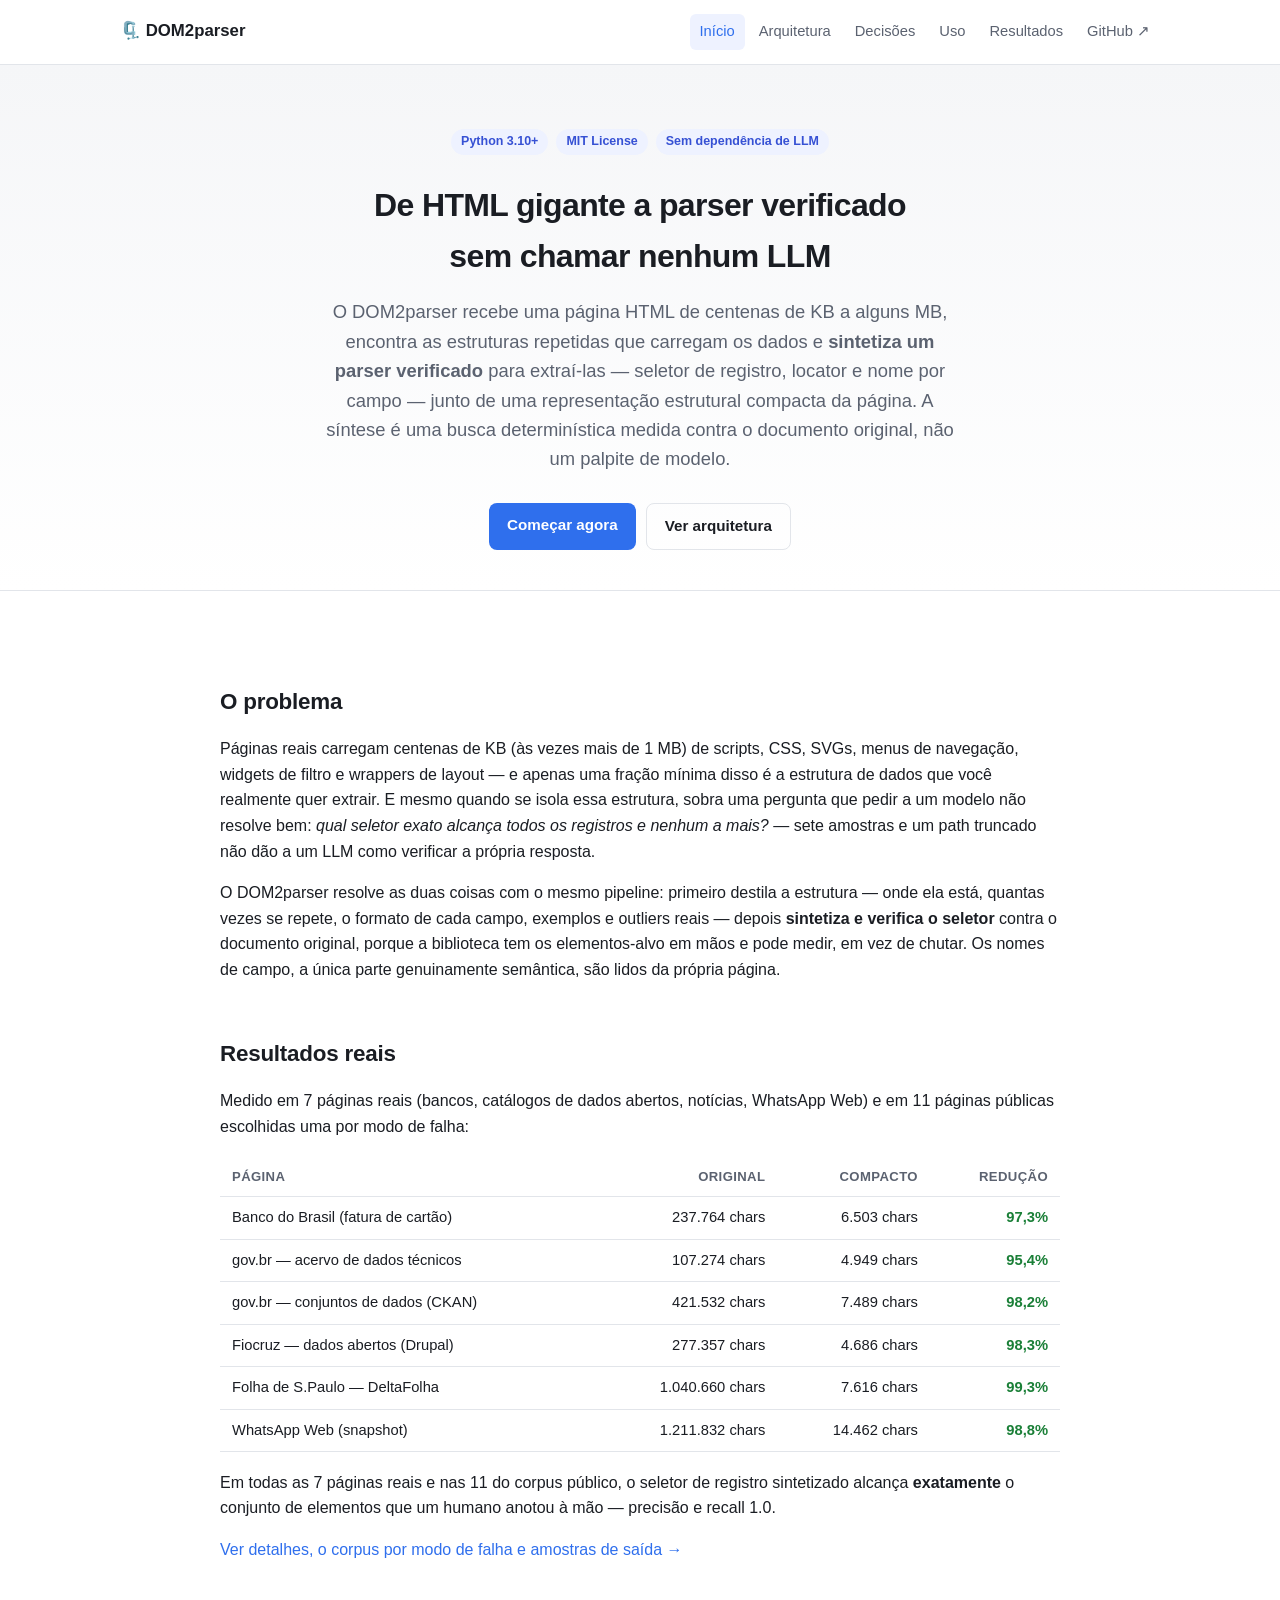
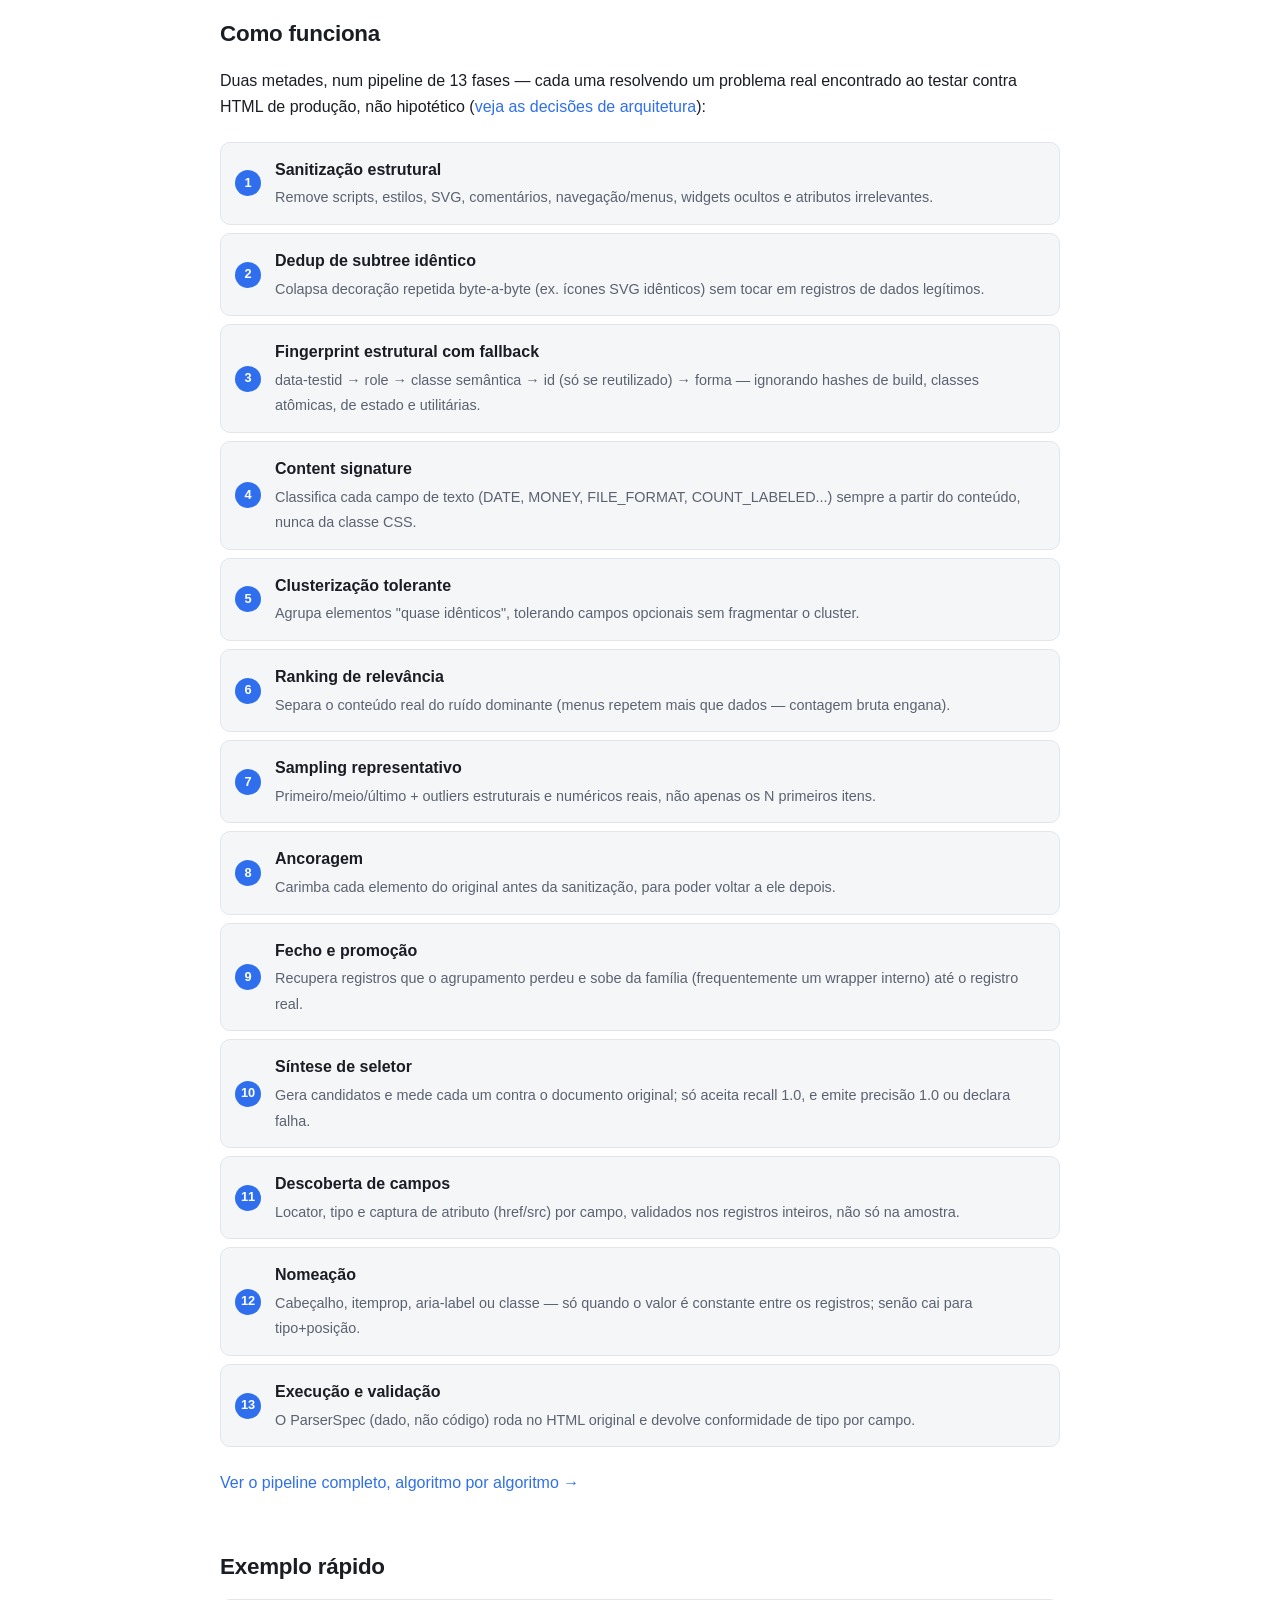
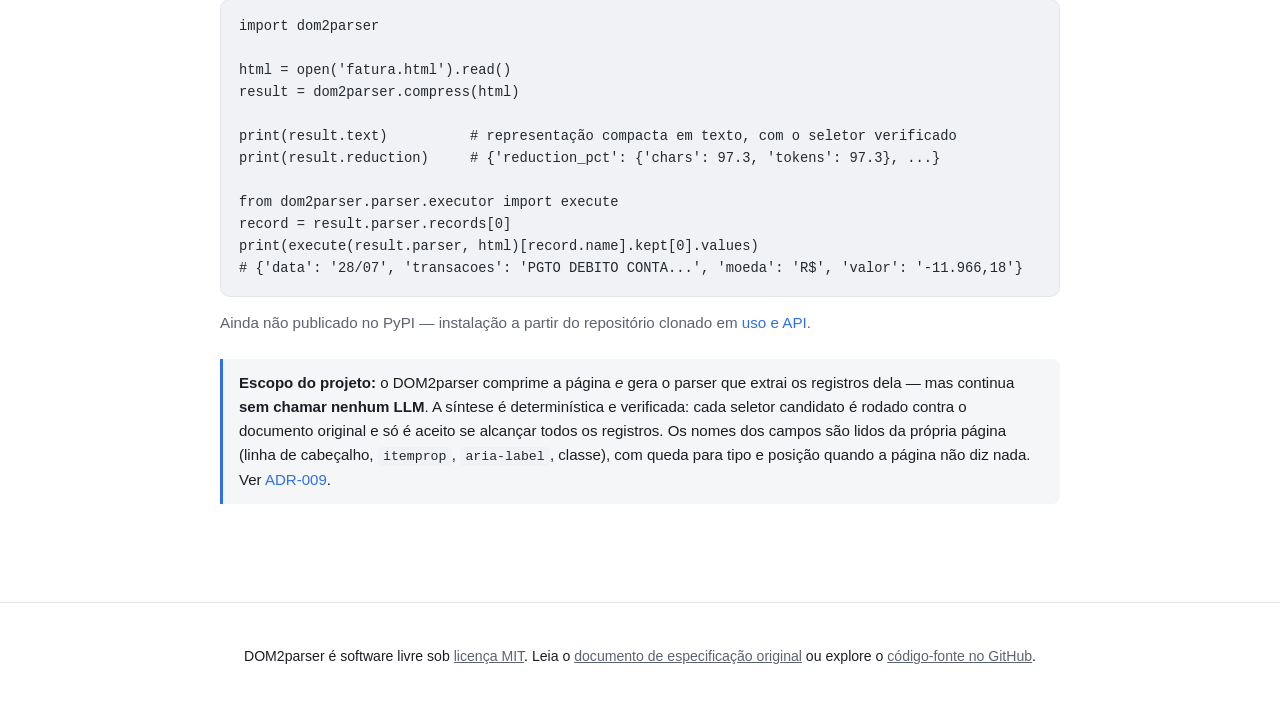
<file: index.html>
<!DOCTYPE html>
<html lang="pt-BR">
<head>
<meta charset="UTF-8">
<meta name="viewport" content="width=device-width, initial-scale=1.0">
<title>DOM2parser — parser verificado a partir de HTML gigante</title>
<meta name="description" content="Biblioteca Python que lê uma página HTML grande, encontra as estruturas repetidas e gera um parser verificado para extraí-las — sem chamar nenhum LLM.">
<link rel="icon" href="data:image/svg+xml,<svg xmlns=%22http://www.w3.org/2000/svg%22 viewBox=%220 0 100 100%22><text y=%22.9em%22 font-size=%2290%22>🗜️</text></svg>">
<link rel="stylesheet" href="assets/style.css">
</head>
<body>

<header class="site-header">
  <nav class="nav">
    <a class="nav-brand" href="index.html">🗜️ DOM2parser</a>
    <div class="nav-links">
      <a href="index.html" class="active">Início</a>
      <a href="architecture.html">Arquitetura</a>
      <a href="decisions.html">Decisões</a>
      <a href="usage.html">Uso</a>
      <a href="benchmarks.html">Resultados</a>
      <a href="https://github.com/bonafe/DOM2parser">GitHub ↗</a>
    </div>
  </nav>
</header>

<section class="hero">
  <div class="hero-badges">
    <span class="pill">Python 3.10+</span>
    <span class="pill">MIT License</span>
    <span class="pill">Sem dependência de LLM</span>
  </div>
  <h1>De HTML gigante a parser verificado<br>sem chamar nenhum LLM</h1>
  <p class="lede">
    O DOM2parser recebe uma página HTML de centenas de KB a alguns MB, encontra as
    estruturas repetidas que carregam os dados e <strong>sintetiza um parser
    verificado</strong> para extraí-las — seletor de registro, locator e nome por
    campo — junto de uma representação estrutural compacta da página. A síntese é
    uma busca determinística medida contra o documento original, não um palpite de
    modelo.
  </p>
  <div class="btn-row">
    <a class="btn btn-primary" href="usage.html">Começar agora</a>
    <a class="btn btn-secondary" href="architecture.html">Ver arquitetura</a>
  </div>
</section>

<main>

<h2>O problema</h2>
<p>
  Páginas reais carregam centenas de KB (às vezes mais de 1&nbsp;MB) de scripts, CSS,
  SVGs, menus de navegação, widgets de filtro e wrappers de layout — e apenas uma
  fração mínima disso é a estrutura de dados que você realmente quer extrair. E mesmo
  quando se isola essa estrutura, sobra uma pergunta que pedir a um modelo não resolve
  bem: <em>qual seletor exato alcança todos os registros e nenhum a mais?</em> — sete
  amostras e um path truncado não dão a um LLM como verificar a própria resposta.
</p>
<p>
  O DOM2parser resolve as duas coisas com o mesmo pipeline: primeiro destila a
  estrutura — onde ela está, quantas vezes se repete, o formato de cada campo, exemplos
  e outliers reais — depois <strong>sintetiza e verifica o seletor</strong> contra o
  documento original, porque a biblioteca tem os elementos-alvo em mãos e pode medir,
  em vez de chutar. Os nomes de campo, a única parte genuinamente semântica, são lidos
  da própria página.
</p>

<h2>Resultados reais</h2>
<p>Medido em 7 páginas reais (bancos, catálogos de dados abertos, notícias, WhatsApp Web) e em 11 páginas públicas escolhidas uma por modo de falha:</p>

<table>
  <thead>
    <tr><th>Página</th><th class="num">Original</th><th class="num">Compacto</th><th class="num">Redução</th></tr>
  </thead>
  <tbody>
    <tr><td>Banco do Brasil (fatura de cartão)</td><td class="num">237.764 chars</td><td class="num">6.503 chars</td><td class="num badge-good">97,3%</td></tr>
    <tr><td>gov.br — acervo de dados técnicos</td><td class="num">107.274 chars</td><td class="num">4.949 chars</td><td class="num badge-good">95,4%</td></tr>
    <tr><td>gov.br — conjuntos de dados (CKAN)</td><td class="num">421.532 chars</td><td class="num">7.489 chars</td><td class="num badge-good">98,2%</td></tr>
    <tr><td>Fiocruz — dados abertos (Drupal)</td><td class="num">277.357 chars</td><td class="num">4.686 chars</td><td class="num badge-good">98,3%</td></tr>
    <tr><td>Folha de S.Paulo — DeltaFolha</td><td class="num">1.040.660 chars</td><td class="num">7.616 chars</td><td class="num badge-good">99,3%</td></tr>
    <tr><td>WhatsApp Web (snapshot)</td><td class="num">1.211.832 chars</td><td class="num">14.462 chars</td><td class="num badge-good">98,8%</td></tr>
  </tbody>
</table>
<p>Em todas as 7 páginas reais e nas 11 do corpus público, o seletor de registro sintetizado alcança <strong>exatamente</strong> o conjunto de elementos que um humano anotou à mão — precisão e recall 1.0.</p>
<p><a href="benchmarks.html">Ver detalhes, o corpus por modo de falha e amostras de saída →</a></p>

<h2>Como funciona</h2>
<p>Duas metades, num pipeline de 13 fases — cada uma resolvendo um problema real encontrado ao testar contra HTML de produção, não hipotético (<a href="decisions.html">veja as decisões de arquitetura</a>):</p>

<ol class="pipeline">
  <li><strong>Sanitização estrutural</strong><span>Remove scripts, estilos, SVG, comentários, navegação/menus, widgets ocultos e atributos irrelevantes.</span></li>
  <li><strong>Dedup de subtree idêntico</strong><span>Colapsa decoração repetida byte-a-byte (ex. ícones SVG idênticos) sem tocar em registros de dados legítimos.</span></li>
  <li><strong>Fingerprint estrutural com fallback</strong><span>data-testid → role → classe semântica → id (só se reutilizado) → forma — ignorando hashes de build, classes atômicas, de estado e utilitárias.</span></li>
  <li><strong>Content signature</strong><span>Classifica cada campo de texto (DATE, MONEY, FILE_FORMAT, COUNT_LABELED...) sempre a partir do conteúdo, nunca da classe CSS.</span></li>
  <li><strong>Clusterização tolerante</strong><span>Agrupa elementos "quase idênticos", tolerando campos opcionais sem fragmentar o cluster.</span></li>
  <li><strong>Ranking de relevância</strong><span>Separa o conteúdo real do ruído dominante (menus repetem mais que dados — contagem bruta engana).</span></li>
  <li><strong>Sampling representativo</strong><span>Primeiro/meio/último + outliers estruturais e numéricos reais, não apenas os N primeiros itens.</span></li>
  <li><strong>Ancoragem</strong><span>Carimba cada elemento do original antes da sanitização, para poder voltar a ele depois.</span></li>
  <li><strong>Fecho e promoção</strong><span>Recupera registros que o agrupamento perdeu e sobe da família (frequentemente um wrapper interno) até o registro real.</span></li>
  <li><strong>Síntese de seletor</strong><span>Gera candidatos e mede cada um contra o documento original; só aceita recall 1.0, e emite precisão 1.0 ou declara falha.</span></li>
  <li><strong>Descoberta de campos</strong><span>Locator, tipo e captura de atributo (href/src) por campo, validados nos registros inteiros, não só na amostra.</span></li>
  <li><strong>Nomeação</strong><span>Cabeçalho, itemprop, aria-label ou classe — só quando o valor é constante entre os registros; senão cai para tipo+posição.</span></li>
  <li><strong>Execução e validação</strong><span>O ParserSpec (dado, não código) roda no HTML original e devolve conformidade de tipo por campo.</span></li>
</ol>
<p><a href="architecture.html">Ver o pipeline completo, algoritmo por algoritmo →</a></p>

<h2>Exemplo rápido</h2>
<pre><code>import dom2parser

html = open('fatura.html').read()
result = dom2parser.compress(html)

print(result.text)          # representação compacta em texto, com o seletor verificado
print(result.reduction)     # {'reduction_pct': {'chars': 97.3, 'tokens': 97.3}, ...}

from dom2parser.parser.executor import execute
record = result.parser.records[0]
print(execute(result.parser, html)[record.name].kept[0].values)
# {'data': '28/07', 'transacoes': 'PGTO DEBITO CONTA...', 'moeda': 'R$', 'valor': '-11.966,18'}</code></pre>
<p class="lede" style="font-size:0.95rem">Ainda não publicado no PyPI — instalação a partir do repositório clonado em <a href="usage.html#instalacao">uso e API</a>.</p>

<div class="callout">
  <strong>Escopo do projeto:</strong> o DOM2parser comprime a página <em>e</em> gera o
  parser que extrai os registros dela — mas continua <strong>sem chamar nenhum
  LLM</strong>. A síntese é determinística e verificada: cada seletor candidato é
  rodado contra o documento original e só é aceito se alcançar todos os registros.
  Os nomes dos campos são lidos da própria página (linha de cabeçalho,
  <code>itemprop</code>, <code>aria-label</code>, classe), com queda para tipo e
  posição quando a página não diz nada. Ver
  <a href="decisions.html#adr-009">ADR-009</a>.
</div>

</main>

<footer>
  <p>
    DOM2parser é software livre sob <a href="https://github.com/bonafe/DOM2parser/blob/main/LICENSE">licença MIT</a>.
    Leia o <a href="spec/handoff_parser_html_llm.md">documento de especificação original</a>
    ou explore o <a href="https://github.com/bonafe/DOM2parser">código-fonte no GitHub</a>.
  </p>
</footer>

</body>
</html>
</file>
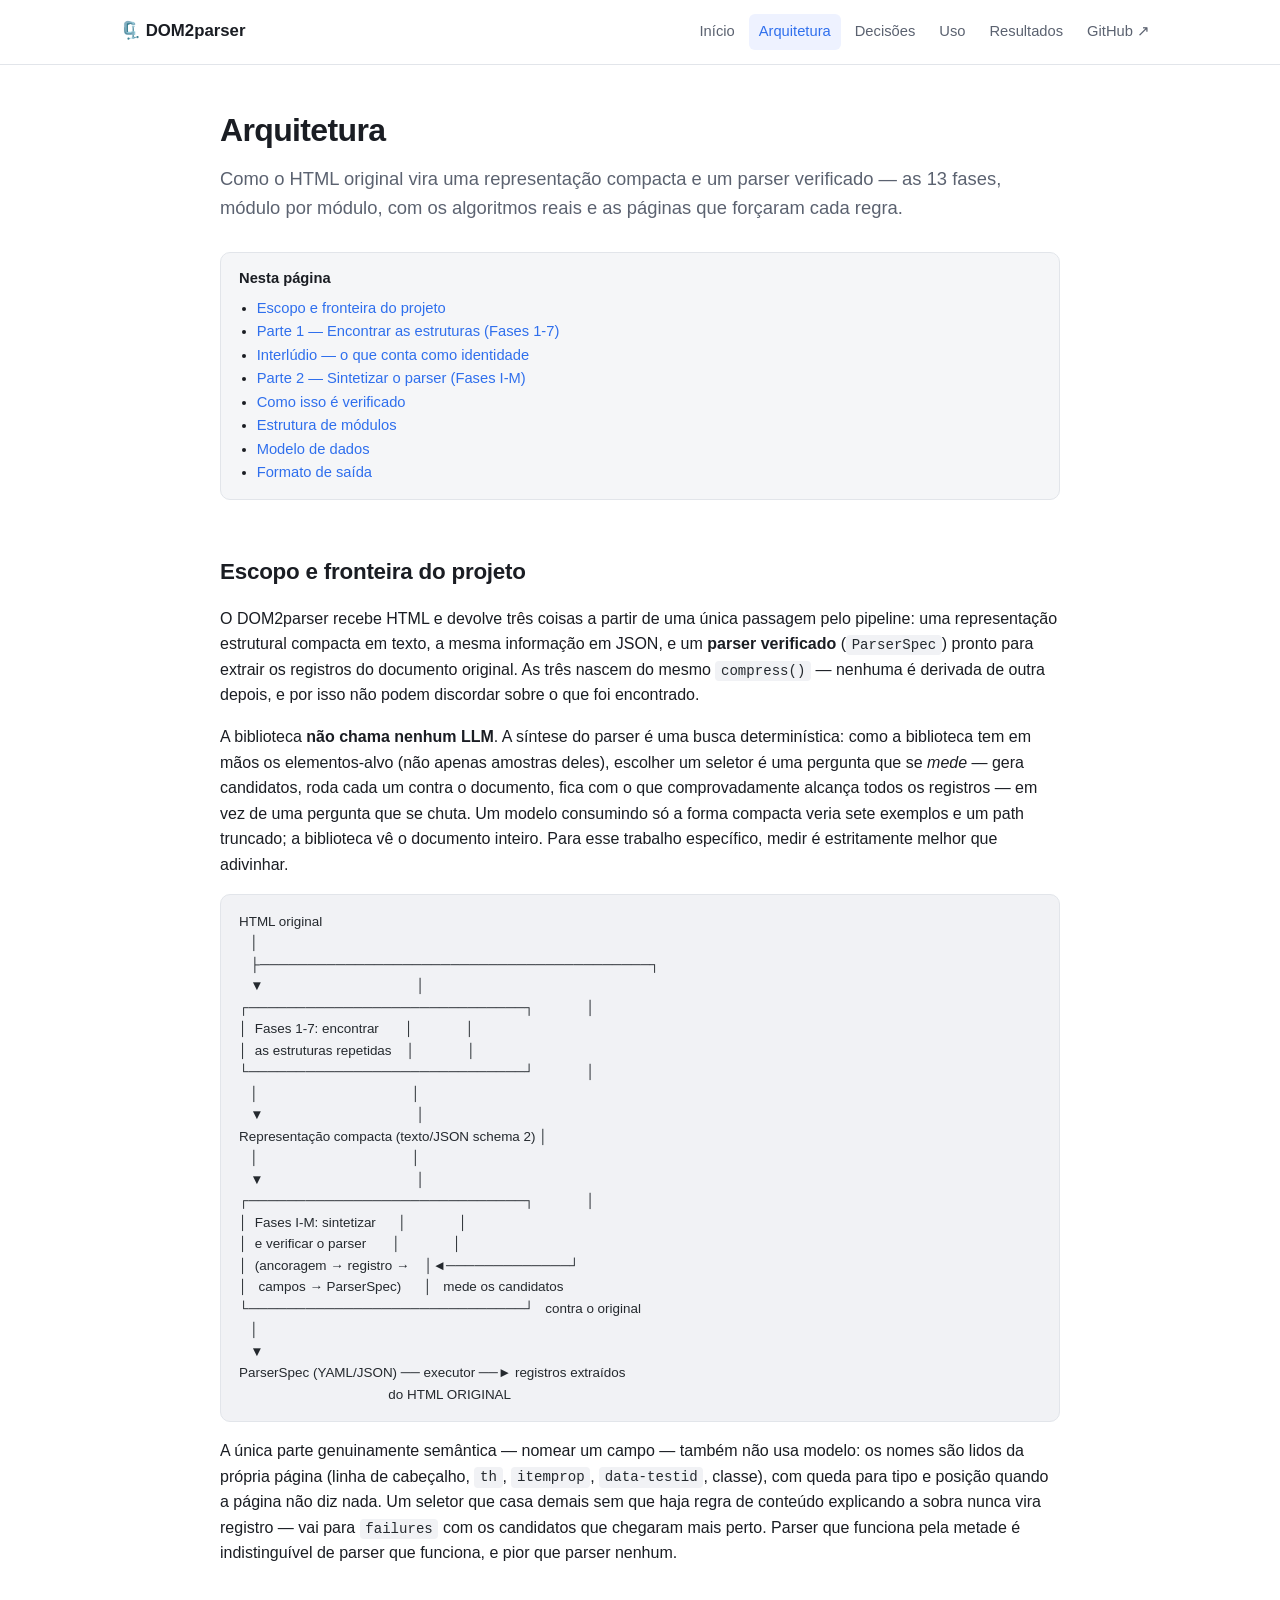
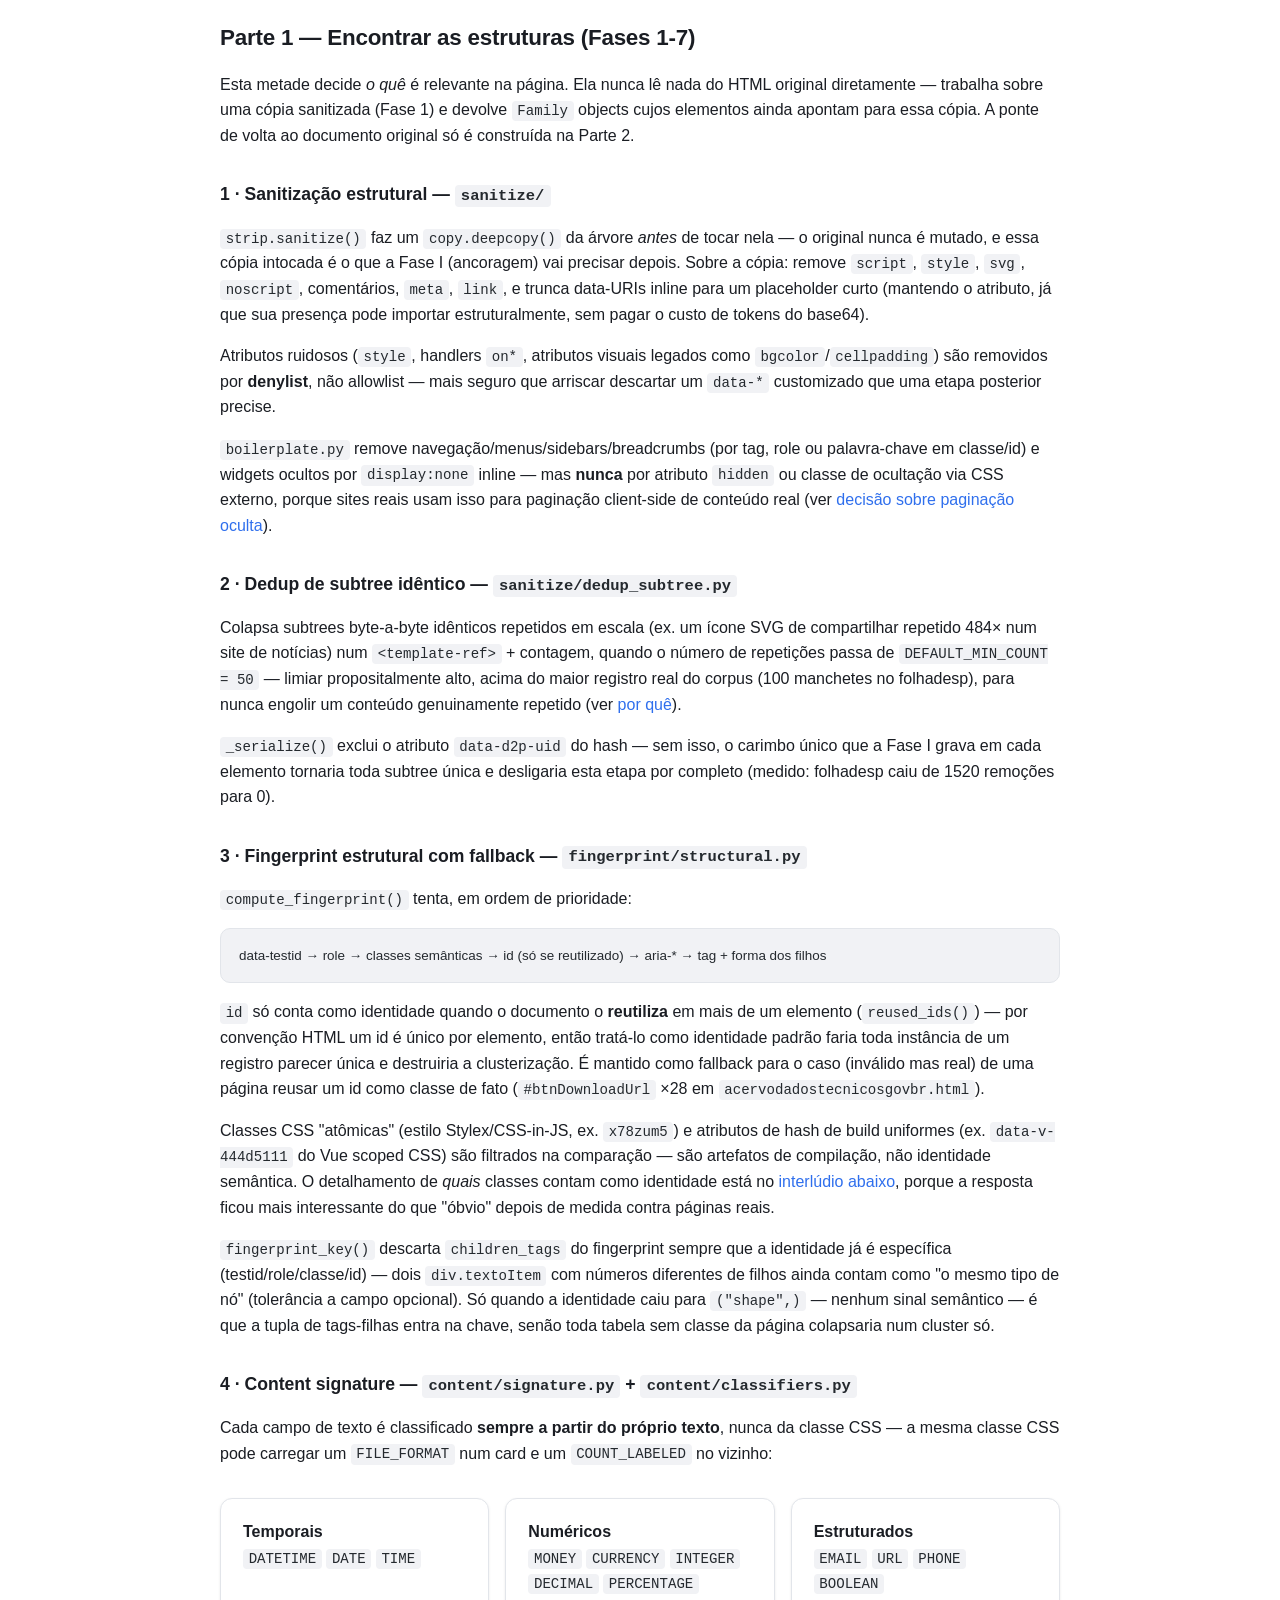
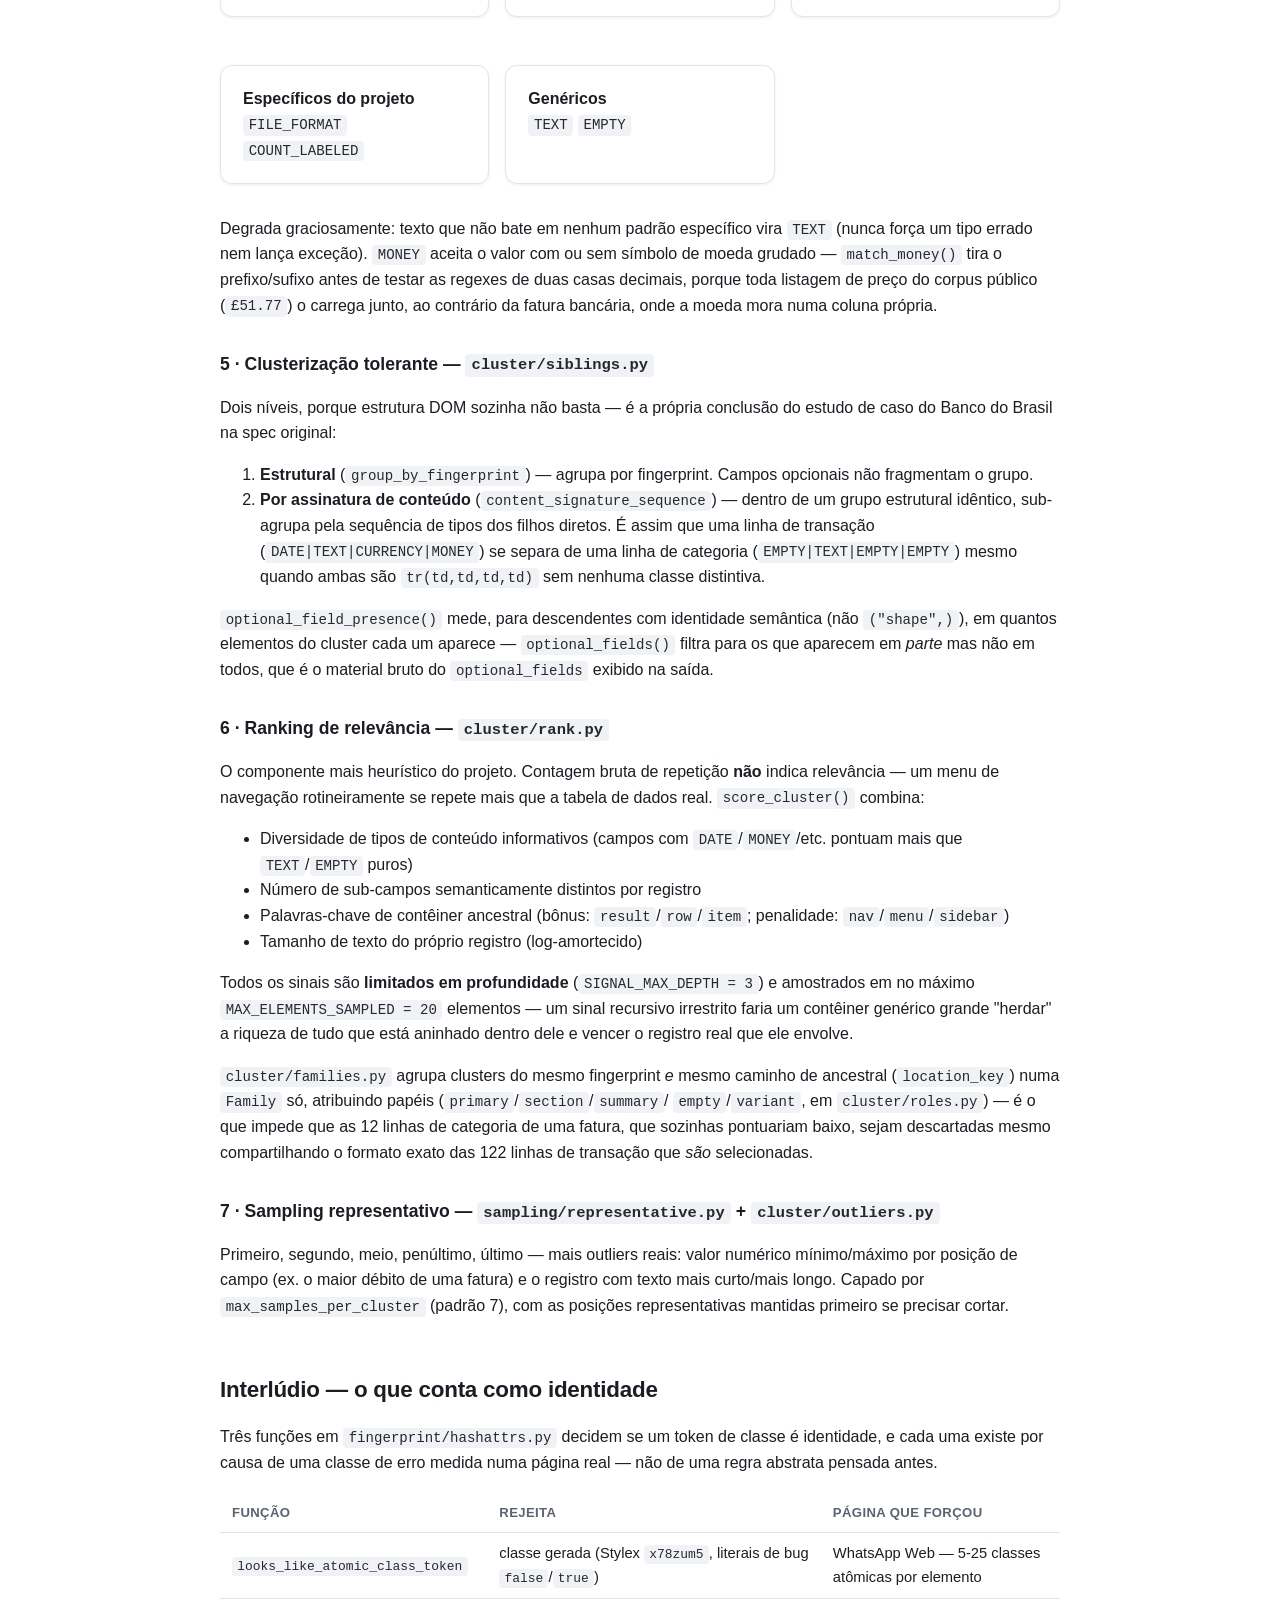
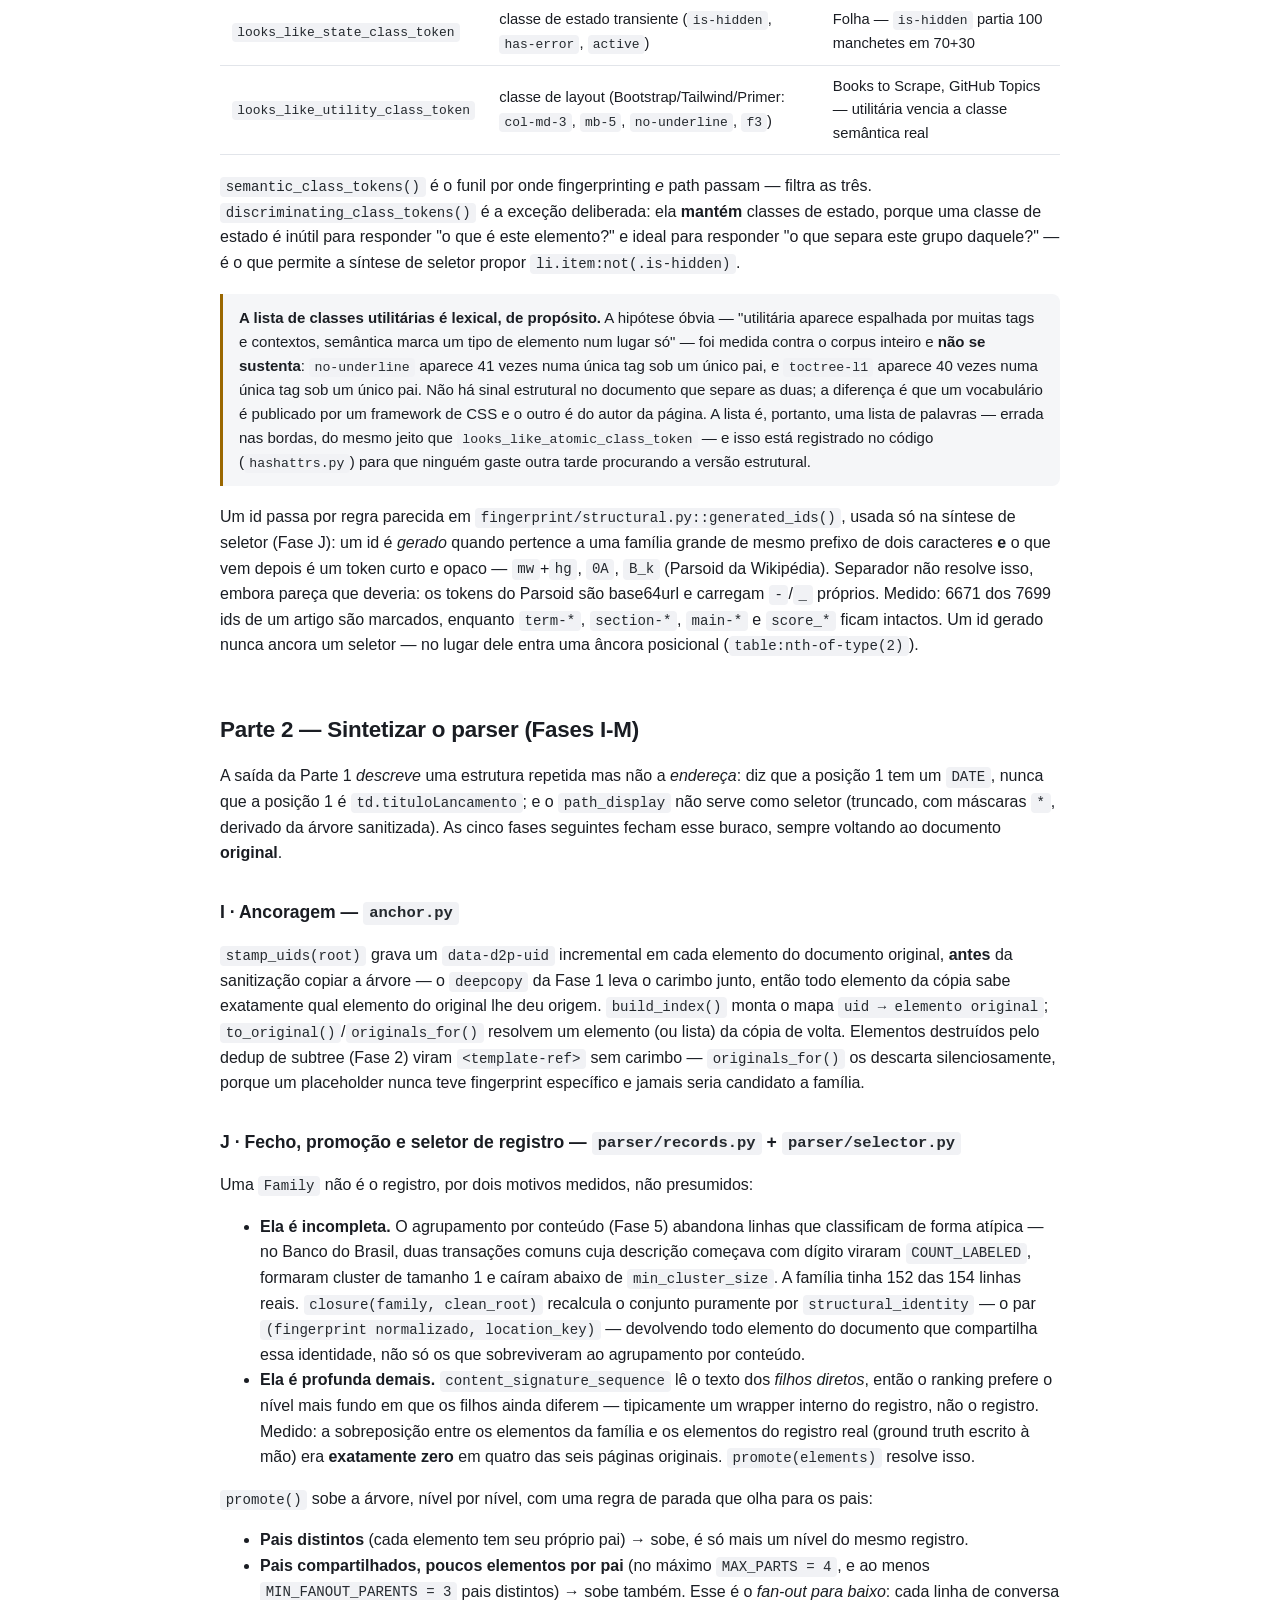
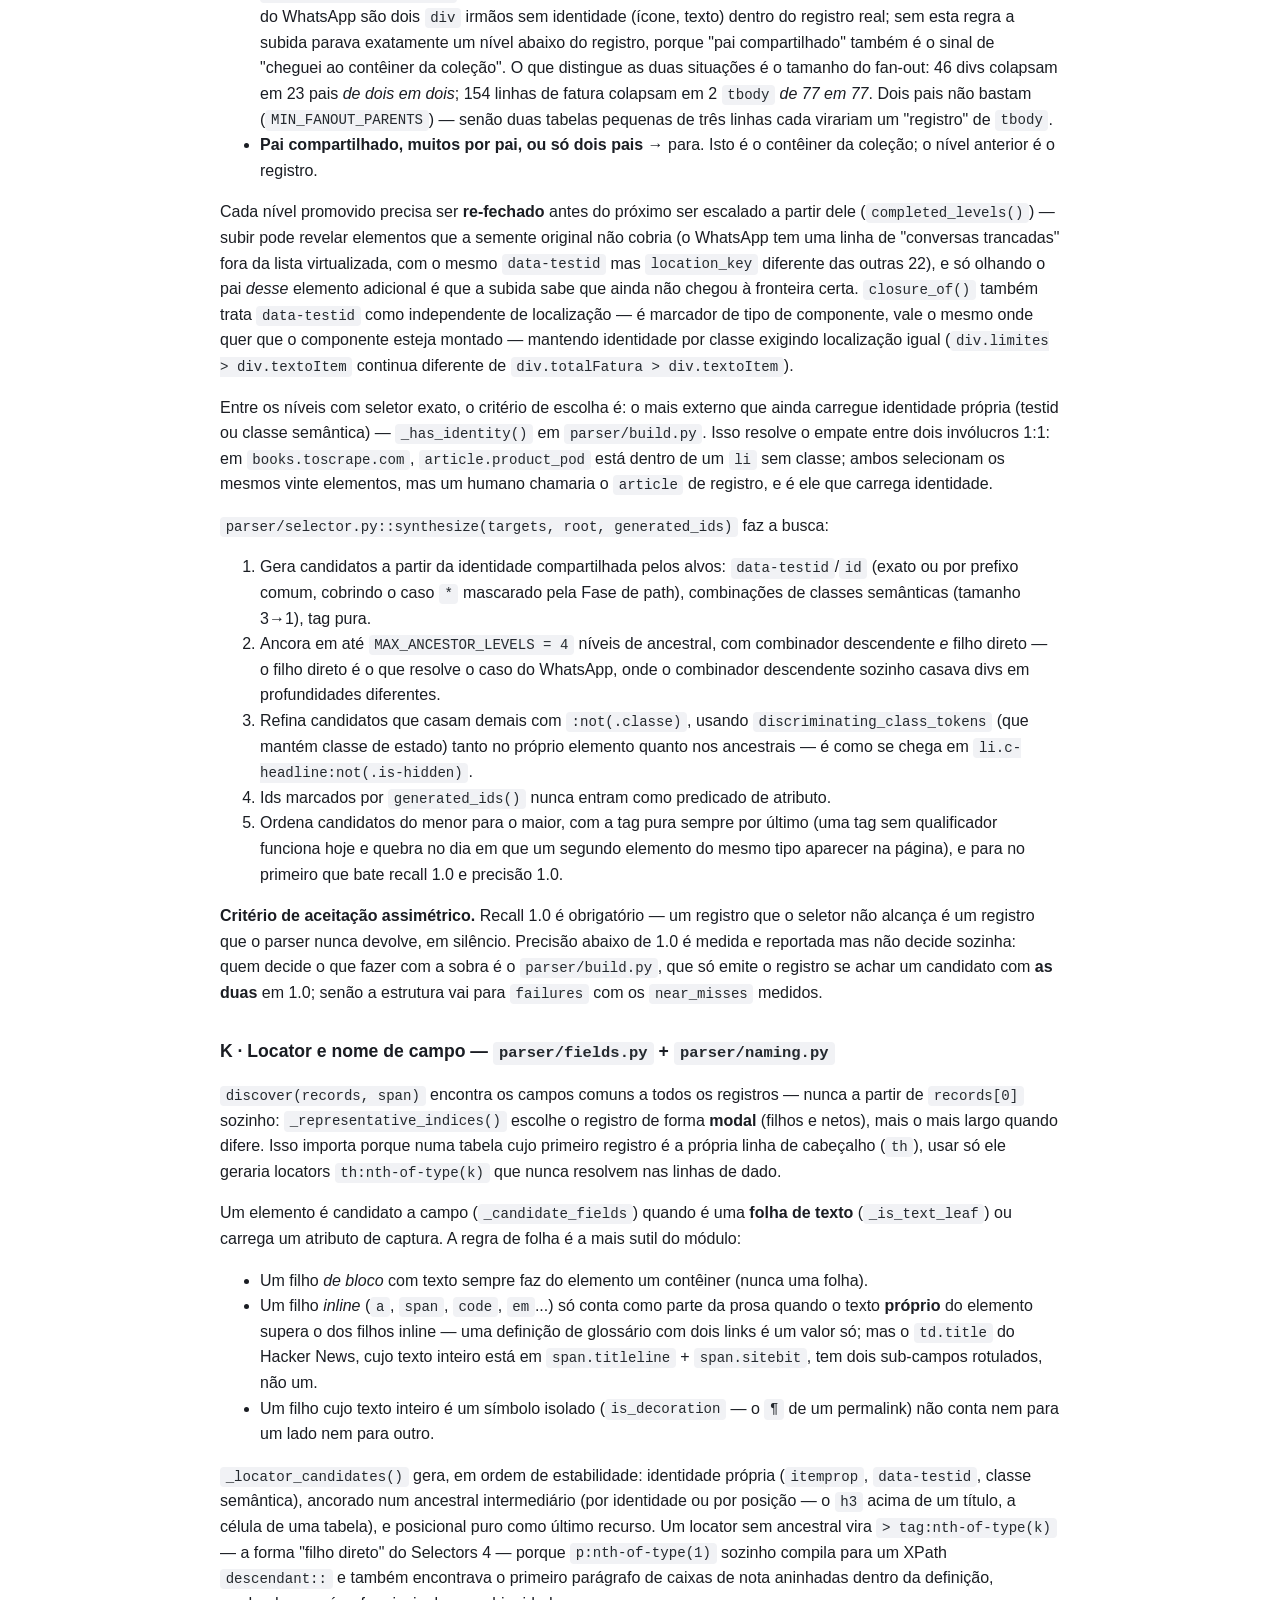
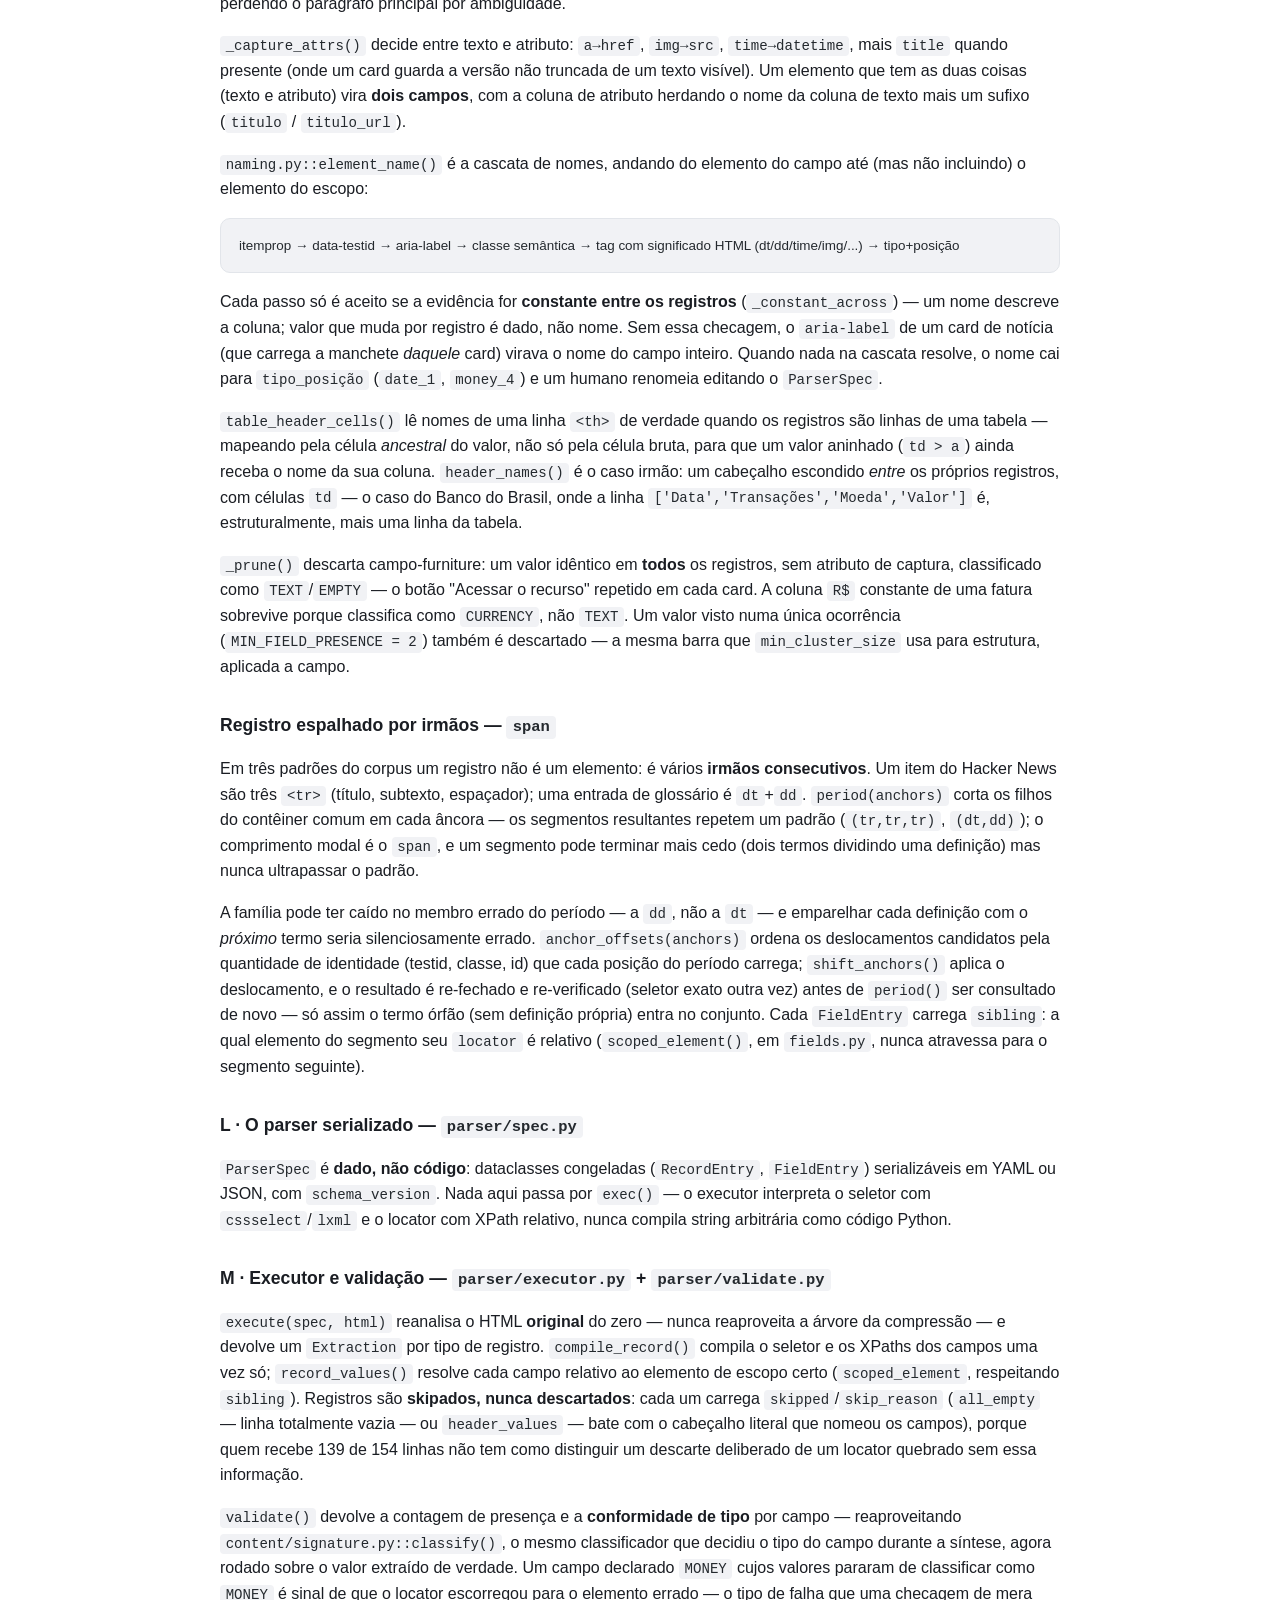
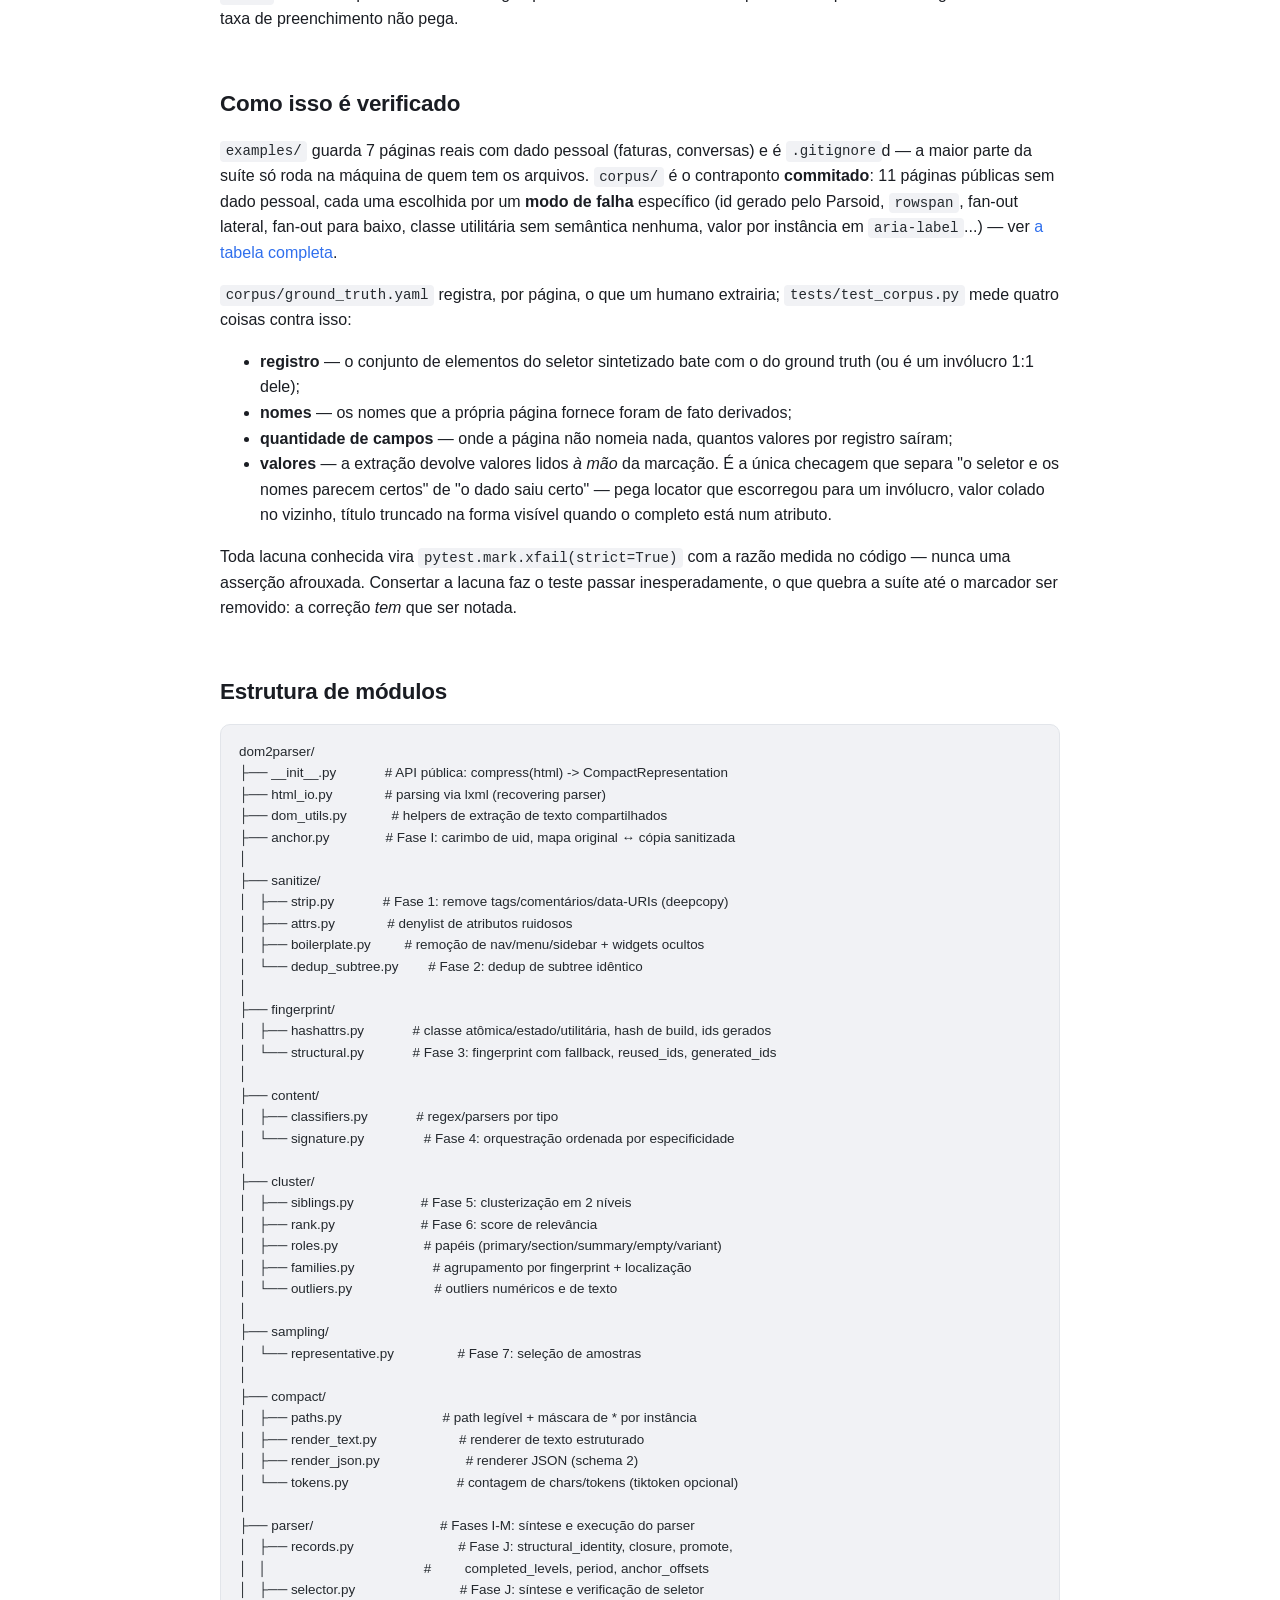
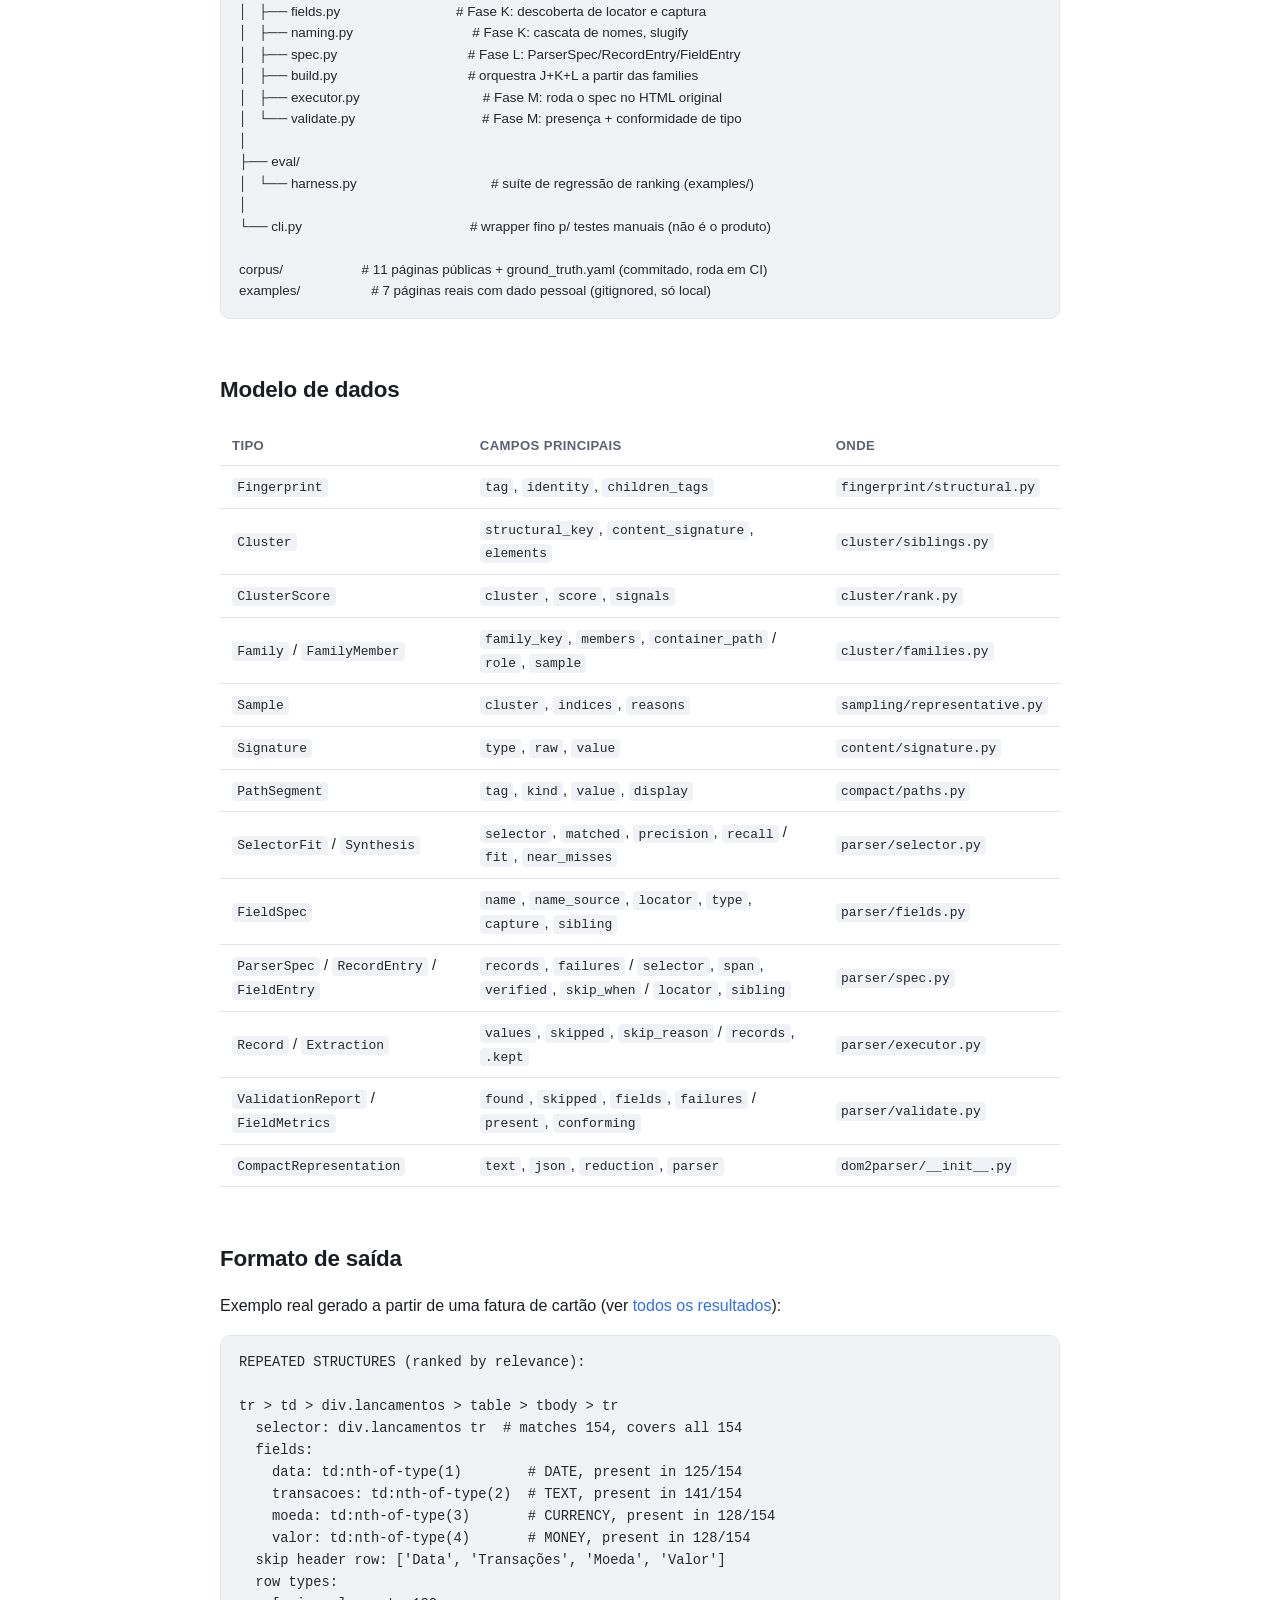
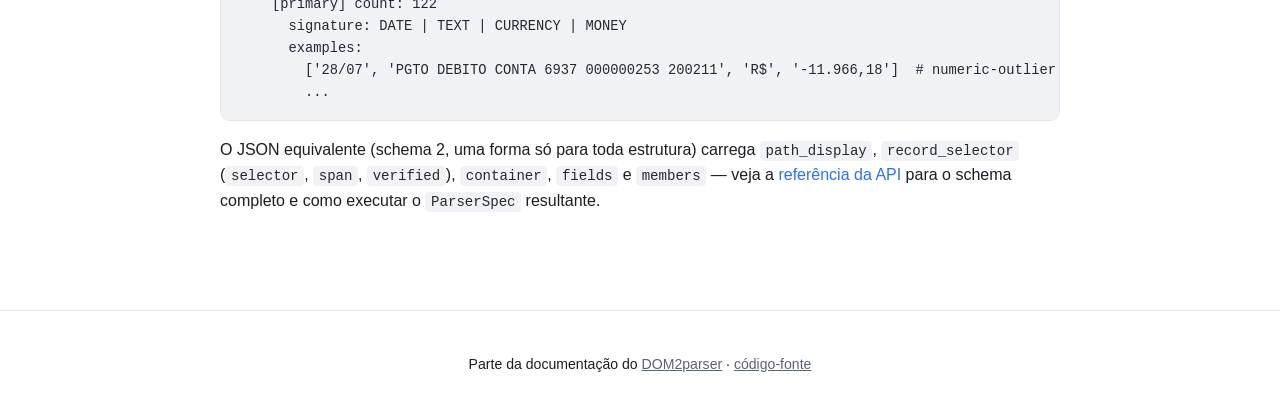
<file: architecture.html>
<!DOCTYPE html>
<html lang="pt-BR">
<head>
<meta charset="UTF-8">
<meta name="viewport" content="width=device-width, initial-scale=1.0">
<title>Arquitetura — DOM2parser</title>
<meta name="description" content="Como o DOM2parser encontra estruturas repetidas e sintetiza um parser verificado — pipeline completo, módulo por módulo.">
<link rel="icon" href="data:image/svg+xml,<svg xmlns=%22http://www.w3.org/2000/svg%22 viewBox=%220 0 100 100%22><text y=%22.9em%22 font-size=%2290%22>🗜️</text></svg>">
<link rel="stylesheet" href="assets/style.css">
</head>
<body>

<header class="site-header">
  <nav class="nav">
    <a class="nav-brand" href="index.html">🗜️ DOM2parser</a>
    <div class="nav-links">
      <a href="index.html">Início</a>
      <a href="architecture.html" class="active">Arquitetura</a>
      <a href="decisions.html">Decisões</a>
      <a href="usage.html">Uso</a>
      <a href="benchmarks.html">Resultados</a>
      <a href="https://github.com/bonafe/DOM2parser">GitHub ↗</a>
    </div>
  </nav>
</header>

<main>

<h1>Arquitetura</h1>
<p class="lede">
  Como o HTML original vira uma representação compacta e um parser verificado —
  as 13 fases, módulo por módulo, com os algoritmos reais e as páginas que forçaram
  cada regra.
</p>

<div class="toc">
  <strong>Nesta página</strong>
  <ul>
    <li><a href="#escopo">Escopo e fronteira do projeto</a></li>
    <li><a href="#compressao">Parte 1 — Encontrar as estruturas (Fases 1-7)</a></li>
    <li><a href="#identidade">Interlúdio — o que conta como identidade</a></li>
    <li><a href="#parser">Parte 2 — Sintetizar o parser (Fases I-M)</a></li>
    <li><a href="#corpus">Como isso é verificado</a></li>
    <li><a href="#modulos">Estrutura de módulos</a></li>
    <li><a href="#modelo">Modelo de dados</a></li>
    <li><a href="#saida">Formato de saída</a></li>
  </ul>
</div>

<h2 id="escopo">Escopo e fronteira do projeto</h2>
<p>
  O DOM2parser recebe HTML e devolve três coisas a partir de uma única passagem pelo
  pipeline: uma representação estrutural compacta em texto, a mesma informação em
  JSON, e um <strong>parser verificado</strong> (<code>ParserSpec</code>) pronto para
  extrair os registros do documento original. As três nascem do mesmo
  <code>compress()</code> — nenhuma é derivada de outra depois, e por isso não podem
  discordar sobre o que foi encontrado.
</p>
<p>
  A biblioteca <strong>não chama nenhum LLM</strong>. A síntese do parser é uma busca
  determinística: como a biblioteca tem em mãos os elementos-alvo (não apenas amostras
  deles), escolher um seletor é uma pergunta que se <em>mede</em> — gera candidatos,
  roda cada um contra o documento, fica com o que comprovadamente alcança todos os
  registros — em vez de uma pergunta que se chuta. Um modelo consumindo só a forma
  compacta veria sete exemplos e um path truncado; a biblioteca vê o documento inteiro.
  Para esse trabalho específico, medir é estritamente melhor que adivinhar.
</p>
<div class="tree">HTML original
   │
   ├─────────────────────────────────────────┐
   ▼                                         │
┌─────────────────────────────┐              │
│  Fases 1-7: encontrar       │              │
│  as estruturas repetidas    │              │
└─────────────────────────────┘              │
   │                                         │
   ▼                                         │
Representação compacta (texto/JSON schema 2) │
   │                                         │
   ▼                                         │
┌─────────────────────────────┐              │
│  Fases I-M: sintetizar      │              │
│  e verificar o parser       │              │
│  (ancoragem → registro →    │◄─────────────┘
│   campos → ParserSpec)      │   mede os candidatos
└─────────────────────────────┘   contra o original
   │
   ▼
ParserSpec (YAML/JSON) ── executor ──► registros extraídos
                                        do HTML ORIGINAL</div>
<p>
  A única parte genuinamente semântica — nomear um campo — também não usa modelo: os
  nomes são lidos da própria página (linha de cabeçalho, <code>th</code>,
  <code>itemprop</code>, <code>data-testid</code>, classe), com queda para tipo e
  posição quando a página não diz nada. Um seletor que casa demais sem que haja regra
  de conteúdo explicando a sobra nunca vira registro — vai para <code>failures</code>
  com os candidatos que chegaram mais perto. Parser que funciona pela metade é
  indistinguível de parser que funciona, e pior que parser nenhum.
</p>

<h2 id="compressao">Parte 1 — Encontrar as estruturas (Fases 1-7)</h2>
<p>
  Esta metade decide <em>o quê</em> é relevante na página. Ela nunca lê nada do HTML
  original diretamente — trabalha sobre uma cópia sanitizada (Fase 1) e devolve
  <code>Family</code> objects cujos elementos ainda apontam para essa cópia. A ponte de
  volta ao documento original só é construída na Parte 2.
</p>

<h3>1 · Sanitização estrutural — <code>sanitize/</code></h3>
<p>
  <code>strip.sanitize()</code> faz um <code>copy.deepcopy()</code> da árvore <em>antes</em>
  de tocar nela — o original nunca é mutado, e essa cópia intocada é o que a Fase I
  (ancoragem) vai precisar depois. Sobre a cópia: remove <code>script</code>,
  <code>style</code>, <code>svg</code>, <code>noscript</code>, comentários,
  <code>meta</code>, <code>link</code>, e trunca data-URIs inline para um placeholder
  curto (mantendo o atributo, já que sua presença pode importar estruturalmente, sem
  pagar o custo de tokens do base64).
</p>
<p>
  Atributos ruidosos (<code>style</code>, handlers <code>on*</code>, atributos visuais
  legados como <code>bgcolor</code>/<code>cellpadding</code>) são removidos por
  <strong>denylist</strong>, não allowlist — mais seguro que arriscar descartar um
  <code>data-*</code> customizado que uma etapa posterior precise.
</p>
<p>
  <code>boilerplate.py</code> remove navegação/menus/sidebars/breadcrumbs (por tag,
  role ou palavra-chave em classe/id) e widgets ocultos por <code>display:none</code>
  inline — mas <strong>nunca</strong> por atributo <code>hidden</code> ou classe de
  ocultação via CSS externo, porque sites reais usam isso para paginação client-side de
  conteúdo real (ver <a href="decisions.html#adr-006">decisão sobre paginação oculta</a>).
</p>

<h3>2 · Dedup de subtree idêntico — <code>sanitize/dedup_subtree.py</code></h3>
<p>
  Colapsa subtrees byte-a-byte idênticos repetidos em escala (ex. um ícone SVG de
  compartilhar repetido 484× num site de notícias) num <code>&lt;template-ref&gt;</code>
  + contagem, quando o número de repetições passa de <code>DEFAULT_MIN_COUNT = 50</code>
  — limiar propositalmente alto, acima do maior registro real do corpus (100 manchetes
  no folhadesp), para nunca engolir um conteúdo genuinamente repetido (ver
  <a href="decisions.html#adr-002">por quê</a>).
</p>
<p>
  <code>_serialize()</code> exclui o atributo <code>data-d2p-uid</code> do hash — sem
  isso, o carimbo único que a Fase I grava em cada elemento tornaria toda subtree
  única e desligaria esta etapa por completo (medido: folhadesp caiu de 1520 remoções
  para 0).
</p>

<h3>3 · Fingerprint estrutural com fallback — <code>fingerprint/structural.py</code></h3>
<p><code>compute_fingerprint()</code> tenta, em ordem de prioridade:</p>
<div class="tree">data-testid → role → classes semânticas → id (só se reutilizado) → aria-* → tag + forma dos filhos</div>
<p>
  <code>id</code> só conta como identidade quando o documento o <strong>reutiliza</strong>
  em mais de um elemento (<code>reused_ids()</code>) — por convenção HTML um id é único
  por elemento, então tratá-lo como identidade padrão faria toda instância de um
  registro parecer única e destruiria a clusterização. É mantido como fallback para o
  caso (inválido mas real) de uma página reusar um id como classe de fato
  (<code>#btnDownloadUrl</code> ×28 em <code>acervodadostecnicosgovbr.html</code>).
</p>
<p>
  Classes CSS "atômicas" (estilo Stylex/CSS-in-JS, ex. <code>x78zum5</code>) e
  atributos de hash de build uniformes (ex. <code>data-v-444d5111</code> do Vue scoped
  CSS) são filtrados na comparação — são artefatos de compilação, não identidade
  semântica. O detalhamento de <em>quais</em> classes contam como identidade está no
  <a href="#identidade">interlúdio abaixo</a>, porque a resposta ficou mais interessante
  do que "óbvio" depois de medida contra páginas reais.
</p>
<p>
  <code>fingerprint_key()</code> descarta <code>children_tags</code> do fingerprint
  sempre que a identidade já é específica (testid/role/classe/id) — dois
  <code>div.textoItem</code> com números diferentes de filhos ainda contam como "o
  mesmo tipo de nó" (tolerância a campo opcional). Só quando a identidade caiu para
  <code>("shape",)</code> — nenhum sinal semântico — é que a tupla de tags-filhas entra
  na chave, senão toda tabela sem classe da página colapsaria num cluster só.
</p>

<h3>4 · Content signature — <code>content/signature.py</code> + <code>content/classifiers.py</code></h3>
<p>Cada campo de texto é classificado <strong>sempre a partir do próprio texto</strong>, nunca da classe CSS — a mesma classe CSS pode carregar um <code>FILE_FORMAT</code> num card e um <code>COUNT_LABELED</code> no vizinho:</p>
<div class="grid grid-3">
  <div class="card"><strong>Temporais</strong><br><code>DATETIME</code> <code>DATE</code> <code>TIME</code></div>
  <div class="card"><strong>Numéricos</strong><br><code>MONEY</code> <code>CURRENCY</code> <code>INTEGER</code> <code>DECIMAL</code> <code>PERCENTAGE</code></div>
  <div class="card"><strong>Estruturados</strong><br><code>EMAIL</code> <code>URL</code> <code>PHONE</code> <code>BOOLEAN</code></div>
  <div class="card"><strong>Específicos do projeto</strong><br><code>FILE_FORMAT</code> <code>COUNT_LABELED</code></div>
  <div class="card"><strong>Genéricos</strong><br><code>TEXT</code> <code>EMPTY</code></div>
</div>
<p>
  Degrada graciosamente: texto que não bate em nenhum padrão específico vira
  <code>TEXT</code> (nunca força um tipo errado nem lança exceção). <code>MONEY</code>
  aceita o valor com ou sem símbolo de moeda grudado — <code>match_money()</code> tira o
  prefixo/sufixo antes de testar as regexes de duas casas decimais, porque toda listagem
  de preço do corpus público (<code>£51.77</code>) o carrega junto, ao contrário da
  fatura bancária, onde a moeda mora numa coluna própria.
</p>

<h3>5 · Clusterização tolerante — <code>cluster/siblings.py</code></h3>
<p>Dois níveis, porque estrutura DOM sozinha não basta — é a própria conclusão do estudo de caso do Banco do Brasil na spec original:</p>
<ol>
  <li><strong>Estrutural</strong> (<code>group_by_fingerprint</code>) — agrupa por fingerprint. Campos opcionais não fragmentam o grupo.</li>
  <li><strong>Por assinatura de conteúdo</strong> (<code>content_signature_sequence</code>) — dentro de um grupo estrutural idêntico, sub-agrupa pela sequência de tipos dos filhos diretos. É assim que uma linha de transação (<code>DATE|TEXT|CURRENCY|MONEY</code>) se separa de uma linha de categoria (<code>EMPTY|TEXT|EMPTY|EMPTY</code>) mesmo quando ambas são <code>tr(td,td,td,td)</code> sem nenhuma classe distintiva.</li>
</ol>
<p>
  <code>optional_field_presence()</code> mede, para descendentes com identidade
  semântica (não <code>("shape",)</code>), em quantos elementos do cluster cada um
  aparece — <code>optional_fields()</code> filtra para os que aparecem em <em>parte</em>
  mas não em todos, que é o material bruto do <code>optional_fields</code> exibido na
  saída.
</p>

<h3>6 · Ranking de relevância — <code>cluster/rank.py</code></h3>
<p>
  O componente mais heurístico do projeto. Contagem bruta de repetição
  <strong>não</strong> indica relevância — um menu de navegação rotineiramente se
  repete mais que a tabela de dados real. <code>score_cluster()</code> combina:
</p>
<ul>
  <li>Diversidade de tipos de conteúdo informativos (campos com <code>DATE</code>/<code>MONEY</code>/etc. pontuam mais que <code>TEXT</code>/<code>EMPTY</code> puros)</li>
  <li>Número de sub-campos semanticamente distintos por registro</li>
  <li>Palavras-chave de contêiner ancestral (bônus: <code>result</code>/<code>row</code>/<code>item</code>; penalidade: <code>nav</code>/<code>menu</code>/<code>sidebar</code>)</li>
  <li>Tamanho de texto do próprio registro (log-amortecido)</li>
</ul>
<p>Todos os sinais são <strong>limitados em profundidade</strong> (<code>SIGNAL_MAX_DEPTH = 3</code>) e amostrados em no máximo <code>MAX_ELEMENTS_SAMPLED = 20</code> elementos — um sinal recursivo irrestrito faria um contêiner genérico grande "herdar" a riqueza de tudo que está aninhado dentro dele e vencer o registro real que ele envolve.</p>
<p>
  <code>cluster/families.py</code> agrupa clusters do mesmo fingerprint <em>e</em>
  mesmo caminho de ancestral (<code>location_key</code>) numa <code>Family</code> só,
  atribuindo papéis (<code>primary</code>/<code>section</code>/<code>summary</code>/
  <code>empty</code>/<code>variant</code>, em <code>cluster/roles.py</code>) — é o que
  impede que as 12 linhas de categoria de uma fatura, que sozinhas pontuariam baixo,
  sejam descartadas mesmo compartilhando o formato exato das 122 linhas de transação
  que <em>são</em> selecionadas.
</p>

<h3>7 · Sampling representativo — <code>sampling/representative.py</code> + <code>cluster/outliers.py</code></h3>
<p>Primeiro, segundo, meio, penúltimo, último — mais outliers reais: valor numérico mínimo/máximo por posição de campo (ex. o maior débito de uma fatura) e o registro com texto mais curto/mais longo. Capado por <code>max_samples_per_cluster</code> (padrão 7), com as posições representativas mantidas primeiro se precisar cortar.</p>

<h2 id="identidade">Interlúdio — o que conta como identidade</h2>
<p>
  Três funções em <code>fingerprint/hashattrs.py</code> decidem se um token de classe é
  identidade, e cada uma existe por causa de uma classe de erro medida numa página real
  — não de uma regra abstrata pensada antes.
</p>
<table>
  <thead><tr><th>Função</th><th>Rejeita</th><th>Página que forçou</th></tr></thead>
  <tbody>
    <tr><td><code>looks_like_atomic_class_token</code></td><td>classe gerada (Stylex <code>x78zum5</code>, literais de bug <code>false</code>/<code>true</code>)</td><td>WhatsApp Web — 5-25 classes atômicas por elemento</td></tr>
    <tr><td><code>looks_like_state_class_token</code></td><td>classe de estado transiente (<code>is-hidden</code>, <code>has-error</code>, <code>active</code>)</td><td>Folha — <code>is-hidden</code> partia 100 manchetes em 70+30</td></tr>
    <tr><td><code>looks_like_utility_class_token</code></td><td>classe de layout (Bootstrap/Tailwind/Primer: <code>col-md-3</code>, <code>mb-5</code>, <code>no-underline</code>, <code>f3</code>)</td><td>Books to Scrape, GitHub Topics — utilitária vencia a classe semântica real</td></tr>
  </tbody>
</table>
<p>
  <code>semantic_class_tokens()</code> é o funil por onde fingerprinting <em>e</em> path
  passam — filtra as três. <code>discriminating_class_tokens()</code> é a exceção
  deliberada: ela <strong>mantém</strong> classes de estado, porque uma classe de
  estado é inútil para responder "o que é este elemento?" e ideal para responder "o que
  separa este grupo daquele?" — é o que permite a síntese de seletor propor
  <code>li.item:not(.is-hidden)</code>.
</p>
<div class="callout warn">
  <strong>A lista de classes utilitárias é lexical, de propósito.</strong> A hipótese
  óbvia — "utilitária aparece espalhada por muitas tags e contextos, semântica marca um
  tipo de elemento num lugar só" — foi medida contra o corpus inteiro e
  <strong>não se sustenta</strong>: <code>no-underline</code> aparece 41 vezes numa
  única tag sob um único pai, e <code>toctree-l1</code> aparece 40 vezes numa única tag
  sob um único pai. Não há sinal estrutural no documento que separe as duas; a diferença
  é que um vocabulário é publicado por um framework de CSS e o outro é do autor da
  página. A lista é, portanto, uma lista de palavras — errada nas bordas, do mesmo jeito
  que <code>looks_like_atomic_class_token</code> — e isso está registrado no código
  (<code>hashattrs.py</code>) para que ninguém gaste outra tarde procurando a versão
  estrutural.
</div>
<p>
  Um id passa por regra parecida em <code>fingerprint/structural.py::generated_ids()</code>,
  usada só na síntese de seletor (Fase J): um id é <em>gerado</em> quando pertence a uma
  família grande de mesmo prefixo de dois caracteres <strong>e</strong> o que vem depois
  é um token curto e opaco — <code>mw</code>+<code>hg</code>, <code>0A</code>,
  <code>B_k</code> (Parsoid da Wikipédia). Separador não resolve isso, embora pareça que
  deveria: os tokens do Parsoid são base64url e carregam <code>-</code>/<code>_</code>
  próprios. Medido: 6671 dos 7699 ids de um artigo são marcados, enquanto
  <code>term-*</code>, <code>section-*</code>, <code>main-*</code> e <code>score_*</code>
  ficam intactos. Um id gerado nunca ancora um seletor — no lugar dele entra uma âncora
  posicional (<code>table:nth-of-type(2)</code>).
</p>

<h2 id="parser">Parte 2 — Sintetizar o parser (Fases I-M)</h2>
<p>
  A saída da Parte 1 <em>descreve</em> uma estrutura repetida mas não a
  <em>endereça</em>: diz que a posição 1 tem um <code>DATE</code>, nunca que a posição 1
  é <code>td.tituloLancamento</code>; e o <code>path_display</code> não serve como
  seletor (truncado, com máscaras <code>*</code>, derivado da árvore sanitizada). As
  cinco fases seguintes fecham esse buraco, sempre voltando ao documento
  <strong>original</strong>.
</p>

<h3>I · Ancoragem — <code>anchor.py</code></h3>
<p>
  <code>stamp_uids(root)</code> grava um <code>data-d2p-uid</code> incremental em cada
  elemento do documento original, <strong>antes</strong> da sanitização copiar a
  árvore — o <code>deepcopy</code> da Fase 1 leva o carimbo junto, então todo elemento
  da cópia sabe exatamente qual elemento do original lhe deu origem.
  <code>build_index()</code> monta o mapa <code>uid → elemento original</code>;
  <code>to_original()</code>/<code>originals_for()</code> resolvem um elemento (ou
  lista) da cópia de volta. Elementos destruídos pelo dedup de subtree (Fase 2) viram
  <code>&lt;template-ref&gt;</code> sem carimbo — <code>originals_for()</code> os
  descarta silenciosamente, porque um placeholder nunca teve fingerprint específico e
  jamais seria candidato a família.
</p>

<h3>J · Fecho, promoção e seletor de registro — <code>parser/records.py</code> + <code>parser/selector.py</code></h3>
<p>
  Uma <code>Family</code> não é o registro, por dois motivos medidos, não presumidos:
</p>
<ul>
  <li>
    <strong>Ela é incompleta.</strong> O agrupamento por conteúdo (Fase 5) abandona
    linhas que classificam de forma atípica — no Banco do Brasil, duas transações
    comuns cuja descrição começava com dígito viraram <code>COUNT_LABELED</code>,
    formaram cluster de tamanho 1 e caíram abaixo de <code>min_cluster_size</code>. A
    família tinha 152 das 154 linhas reais. <code>closure(family, clean_root)</code>
    recalcula o conjunto puramente por <code>structural_identity</code> — o par
    <code>(fingerprint normalizado, location_key)</code> — devolvendo todo elemento do
    documento que compartilha essa identidade, não só os que sobreviveram ao
    agrupamento por conteúdo.
  </li>
  <li>
    <strong>Ela é profunda demais.</strong> <code>content_signature_sequence</code>
    lê o texto dos <em>filhos diretos</em>, então o ranking prefere o nível mais fundo
    em que os filhos ainda diferem — tipicamente um wrapper interno do registro, não o
    registro. Medido: a sobreposição entre os elementos da família e os elementos do
    registro real (ground truth escrito à mão) era <strong>exatamente zero</strong> em
    quatro das seis páginas originais. <code>promote(elements)</code> resolve isso.
  </li>
</ul>
<p><code>promote()</code> sobe a árvore, nível por nível, com uma regra de parada que olha para os pais:</p>
<ul>
  <li><strong>Pais distintos</strong> (cada elemento tem seu próprio pai) → sobe, é só mais um nível do mesmo registro.</li>
  <li><strong>Pais compartilhados, poucos elementos por pai</strong> (no máximo <code>MAX_PARTS = 4</code>, e ao menos <code>MIN_FANOUT_PARENTS = 3</code> pais distintos) → sobe também. Esse é o <em>fan-out para baixo</em>: cada linha de conversa do WhatsApp são dois <code>div</code> irmãos sem identidade (ícone, texto) dentro do registro real; sem esta regra a subida parava exatamente um nível abaixo do registro, porque "pai compartilhado" também é o sinal de "cheguei ao contêiner da coleção". O que distingue as duas situações é o tamanho do fan-out: 46 divs colapsam em 23 pais <em>de dois em dois</em>; 154 linhas de fatura colapsam em 2 <code>tbody</code> <em>de 77 em 77</em>. Dois pais não bastam (<code>MIN_FANOUT_PARENTS</code>) — senão duas tabelas pequenas de três linhas cada virariam um "registro" de <code>tbody</code>.</li>
  <li><strong>Pai compartilhado, muitos por pai, ou só dois pais</strong> → para. Isto é o contêiner da coleção; o nível anterior é o registro.</li>
</ul>
<p>
  Cada nível promovido precisa ser <strong>re-fechado</strong> antes do próximo ser
  escalado a partir dele (<code>completed_levels()</code>) — subir pode revelar
  elementos que a semente original não cobria (o WhatsApp tem uma linha de "conversas
  trancadas" fora da lista virtualizada, com o mesmo <code>data-testid</code> mas
  <code>location_key</code> diferente das outras 22), e só olhando o pai <em>desse</em>
  elemento adicional é que a subida sabe que ainda não chegou à fronteira certa.
  <code>closure_of()</code> também trata <code>data-testid</code> como
  independente de localização — é marcador de tipo de componente, vale o mesmo onde
  quer que o componente esteja montado — mantendo identidade por classe exigindo
  localização igual (<code>div.limites &gt; div.textoItem</code> continua diferente de
  <code>div.totalFatura &gt; div.textoItem</code>).
</p>
<p>
  Entre os níveis com seletor exato, o critério de escolha é: o mais externo que ainda
  carregue identidade própria (testid ou classe semântica) — <code>_has_identity()</code>
  em <code>parser/build.py</code>. Isso resolve o empate entre dois invólucros 1:1: em
  <code>books.toscrape.com</code>, <code>article.product_pod</code> está dentro de um
  <code>li</code> sem classe; ambos selecionam os mesmos vinte elementos, mas um humano
  chamaria o <code>article</code> de registro, e é ele que carrega identidade.
</p>
<p><code>parser/selector.py::synthesize(targets, root, generated_ids)</code> faz a busca:</p>
<ol>
  <li>Gera candidatos a partir da identidade compartilhada pelos alvos: <code>data-testid</code>/<code>id</code> (exato ou por prefixo comum, cobrindo o caso <code>*</code> mascarado pela Fase de path), combinações de classes semânticas (tamanho 3→1), tag pura.</li>
  <li>Ancora em até <code>MAX_ANCESTOR_LEVELS = 4</code> níveis de ancestral, com combinador descendente <em>e</em> filho direto — o filho direto é o que resolve o caso do WhatsApp, onde o combinador descendente sozinho casava divs em profundidades diferentes.</li>
  <li>Refina candidatos que casam demais com <code>:not(.classe)</code>, usando <code>discriminating_class_tokens</code> (que mantém classe de estado) tanto no próprio elemento quanto nos ancestrais — é como se chega em <code>li.c-headline:not(.is-hidden)</code>.</li>
  <li>Ids marcados por <code>generated_ids()</code> nunca entram como predicado de atributo.</li>
  <li>Ordena candidatos do menor para o maior, com a tag pura sempre por último (uma tag sem qualificador funciona hoje e quebra no dia em que um segundo elemento do mesmo tipo aparecer na página), e para no primeiro que bate recall 1.0 e precisão 1.0.</li>
</ol>
<p>
  <strong>Critério de aceitação assimétrico.</strong> Recall 1.0 é obrigatório — um
  registro que o seletor não alcança é um registro que o parser nunca devolve, em
  silêncio. Precisão abaixo de 1.0 é medida e reportada mas não decide sozinha: quem
  decide o que fazer com a sobra é o <code>parser/build.py</code>, que só emite o
  registro se achar um candidato com <strong>as duas</strong> em 1.0; senão a estrutura
  vai para <code>failures</code> com os <code>near_misses</code> medidos.
</p>

<h3>K · Locator e nome de campo — <code>parser/fields.py</code> + <code>parser/naming.py</code></h3>
<p>
  <code>discover(records, span)</code> encontra os campos comuns a todos os registros —
  nunca a partir de <code>records[0]</code> sozinho: <code>_representative_indices()</code>
  escolhe o registro de forma <strong>modal</strong> (filhos e netos), mais o mais largo
  quando difere. Isso importa porque numa tabela cujo primeiro registro é a própria
  linha de cabeçalho (<code>th</code>), usar só ele geraria locators
  <code>th:nth-of-type(k)</code> que nunca resolvem nas linhas de dado.
</p>
<p>Um elemento é candidato a campo (<code>_candidate_fields</code>) quando é uma <strong>folha de texto</strong> (<code>_is_text_leaf</code>) ou carrega um atributo de captura. A regra de folha é a mais sutil do módulo:</p>
<ul>
  <li>Um filho <em>de bloco</em> com texto sempre faz do elemento um contêiner (nunca uma folha).</li>
  <li>Um filho <em>inline</em> (<code>a</code>, <code>span</code>, <code>code</code>, <code>em</code>...) só conta como parte da prosa quando o texto <strong>próprio</strong> do elemento supera o dos filhos inline — uma definição de glossário com dois links é um valor só; mas o <code>td.title</code> do Hacker News, cujo texto inteiro está em <code>span.titleline</code> + <code>span.sitebit</code>, tem dois sub-campos rotulados, não um.</li>
  <li>Um filho cujo texto inteiro é um símbolo isolado (<code>is_decoration</code> — o <code>¶</code> de um permalink) não conta nem para um lado nem para outro.</li>
</ul>
<p>
  <code>_locator_candidates()</code> gera, em ordem de estabilidade: identidade própria
  (<code>itemprop</code>, <code>data-testid</code>, classe semântica), ancorado num
  ancestral intermediário (por identidade ou por posição — o <code>h3</code> acima de um
  título, a célula de uma tabela), e posicional puro como último recurso. Um locator sem
  ancestral vira <code>&gt; tag:nth-of-type(k)</code> — a forma "filho direto" do
  Selectors 4 — porque <code>p:nth-of-type(1)</code> sozinho compila para um XPath
  <code>descendant::</code> e também encontrava o primeiro parágrafo de caixas de nota
  aninhadas dentro da definição, perdendo o parágrafo principal por ambiguidade.
</p>
<p>
  <code>_capture_attrs()</code> decide entre texto e atributo: <code>a→href</code>,
  <code>img→src</code>, <code>time→datetime</code>, mais <code>title</code> quando
  presente (onde um card guarda a versão não truncada de um texto visível). Um elemento
  que tem as duas coisas (texto e atributo) vira <strong>dois campos</strong>, com a
  coluna de atributo herdando o nome da coluna de texto mais um sufixo
  (<code>titulo</code> / <code>titulo_url</code>).
</p>
<p><code>naming.py::element_name()</code> é a cascata de nomes, andando do elemento do campo até (mas não incluindo) o elemento do escopo:</p>
<div class="tree">itemprop → data-testid → aria-label → classe semântica → tag com significado HTML (dt/dd/time/img/...) → tipo+posição</div>
<p>
  Cada passo só é aceito se a evidência for <strong>constante entre os registros</strong>
  (<code>_constant_across</code>) — um nome descreve a coluna; valor que muda por
  registro é dado, não nome. Sem essa checagem, o <code>aria-label</code> de um card de
  notícia (que carrega a manchete <em>daquele</em> card) virava o nome do campo inteiro.
  Quando nada na cascata resolve, o nome cai para <code>tipo_posição</code>
  (<code>date_1</code>, <code>money_4</code>) e um humano renomeia editando o
  <code>ParserSpec</code>.
</p>
<p>
  <code>table_header_cells()</code> lê nomes de uma linha <code>&lt;th&gt;</code> de
  verdade quando os registros são linhas de uma tabela — mapeando pela célula
  <em>ancestral</em> do valor, não só pela célula bruta, para que um valor aninhado
  (<code>td &gt; a</code>) ainda receba o nome da sua coluna.
  <code>header_names()</code> é o caso irmão: um cabeçalho escondido <em>entre</em> os
  próprios registros, com células <code>td</code> — o caso do Banco do Brasil, onde a
  linha <code>['Data','Transações','Moeda','Valor']</code> é, estruturalmente, mais uma
  linha da tabela.
</p>
<p>
  <code>_prune()</code> descarta campo-furniture: um valor idêntico em <strong>todos</strong>
  os registros, sem atributo de captura, classificado como <code>TEXT</code>/<code>EMPTY</code>
  — o botão "Acessar o recurso" repetido em cada card. A coluna <code>R$</code>
  constante de uma fatura sobrevive porque classifica como <code>CURRENCY</code>, não
  <code>TEXT</code>. Um valor visto numa única ocorrência (<code>MIN_FIELD_PRESENCE = 2</code>)
  também é descartado — a mesma barra que <code>min_cluster_size</code> usa para
  estrutura, aplicada a campo.
</p>

<h3>Registro espalhado por irmãos — <code>span</code></h3>
<p>
  Em três padrões do corpus um registro não é um elemento: é vários <strong>irmãos
  consecutivos</strong>. Um item do Hacker News são três <code>&lt;tr&gt;</code>
  (título, subtexto, espaçador); uma entrada de glossário é <code>dt</code>+<code>dd</code>.
  <code>period(anchors)</code> corta os filhos do contêiner comum em cada âncora — os
  segmentos resultantes repetem um padrão (<code>(tr,tr,tr)</code>,
  <code>(dt,dd)</code>); o comprimento modal é o <code>span</code>, e um segmento pode
  terminar mais cedo (dois termos dividindo uma definição) mas nunca ultrapassar o
  padrão.
</p>
<p>
  A família pode ter caído no membro errado do período — a <code>dd</code>, não a
  <code>dt</code> — e emparelhar cada definição com o <em>próximo</em> termo seria
  silenciosamente errado. <code>anchor_offsets(anchors)</code> ordena os deslocamentos
  candidatos pela quantidade de identidade (testid, classe, id) que cada posição do
  período carrega; <code>shift_anchors()</code> aplica o deslocamento, e o resultado é
  re-fechado e re-verificado (seletor exato outra vez) antes de <code>period()</code> ser
  consultado de novo — só assim o termo órfão (sem definição própria) entra no conjunto.
  Cada <code>FieldEntry</code> carrega <code>sibling</code>: a qual elemento do
  segmento seu <code>locator</code> é relativo (<code>scoped_element()</code>, em
  <code>fields.py</code>, nunca atravessa para o segmento seguinte).
</p>

<h3>L · O parser serializado — <code>parser/spec.py</code></h3>
<p>
  <code>ParserSpec</code> é <strong>dado, não código</strong>: dataclasses congeladas
  (<code>RecordEntry</code>, <code>FieldEntry</code>) serializáveis em YAML ou JSON, com
  <code>schema_version</code>. Nada aqui passa por <code>exec()</code> — o executor
  interpreta o seletor com <code>cssselect</code>/<code>lxml</code> e o locator com XPath
  relativo, nunca compila string arbitrária como código Python.
</p>

<h3>M · Executor e validação — <code>parser/executor.py</code> + <code>parser/validate.py</code></h3>
<p>
  <code>execute(spec, html)</code> reanalisa o HTML <strong>original</strong> do zero —
  nunca reaproveita a árvore da compressão — e devolve um <code>Extraction</code> por
  tipo de registro. <code>compile_record()</code> compila o seletor e os XPaths dos
  campos uma vez só; <code>record_values()</code> resolve cada campo relativo ao
  elemento de escopo certo (<code>scoped_element</code>, respeitando <code>sibling</code>).
  Registros são <strong>skipados, nunca descartados</strong>: cada um carrega
  <code>skipped</code>/<code>skip_reason</code> (<code>all_empty</code> — linha
  totalmente vazia — ou <code>header_values</code> — bate com o cabeçalho literal que
  nomeou os campos), porque quem recebe 139 de 154 linhas não tem como distinguir um
  descarte deliberado de um locator quebrado sem essa informação.
</p>
<p>
  <code>validate()</code> devolve a contagem de presença e a
  <strong>conformidade de tipo</strong> por campo — reaproveitando
  <code>content/signature.py::classify()</code>, o mesmo classificador que decidiu o
  tipo do campo durante a síntese, agora rodado sobre o valor extraído de verdade.
  Um campo declarado <code>MONEY</code> cujos valores pararam de classificar como
  <code>MONEY</code> é sinal de que o locator escorregou para o elemento errado — o
  tipo de falha que uma checagem de mera taxa de preenchimento não pega.
</p>

<h2 id="corpus">Como isso é verificado</h2>
<p>
  <code>examples/</code> guarda 7 páginas reais com dado pessoal (faturas, conversas) e
  é <code>.gitignore</code>d — a maior parte da suíte só roda na máquina de quem tem os
  arquivos. <code>corpus/</code> é o contraponto <strong>commitado</strong>: 11 páginas
  públicas sem dado pessoal, cada uma escolhida por um <strong>modo de falha</strong>
  específico (id gerado pelo Parsoid, <code>rowspan</code>, fan-out lateral, fan-out
  para baixo, classe utilitária sem semântica nenhuma, valor por instância em
  <code>aria-label</code>...) — ver <a href="benchmarks.html#corpus">a tabela completa</a>.
</p>
<p><code>corpus/ground_truth.yaml</code> registra, por página, o que um humano extrairia; <code>tests/test_corpus.py</code> mede quatro coisas contra isso:</p>
<ul>
  <li><strong>registro</strong> — o conjunto de elementos do seletor sintetizado bate com o do ground truth (ou é um invólucro 1:1 dele);</li>
  <li><strong>nomes</strong> — os nomes que a própria página fornece foram de fato derivados;</li>
  <li><strong>quantidade de campos</strong> — onde a página não nomeia nada, quantos valores por registro saíram;</li>
  <li><strong>valores</strong> — a extração devolve valores lidos <em>à mão</em> da marcação. É a única checagem que separa "o seletor e os nomes parecem certos" de "o dado saiu certo" — pega locator que escorregou para um invólucro, valor colado no vizinho, título truncado na forma visível quando o completo está num atributo.</li>
</ul>
<p>
  Toda lacuna conhecida vira <code>pytest.mark.xfail(strict=True)</code> com a razão
  medida no código — nunca uma asserção afrouxada. Consertar a lacuna faz o teste
  passar inesperadamente, o que quebra a suíte até o marcador ser removido: a correção
  <em>tem</em> que ser notada.
</p>

<h2 id="modulos">Estrutura de módulos</h2>
<div class="tree">dom2parser/
├── __init__.py             # API pública: compress(html) -> CompactRepresentation
├── html_io.py              # parsing via lxml (recovering parser)
├── dom_utils.py            # helpers de extração de texto compartilhados
├── anchor.py               # Fase I: carimbo de uid, mapa original ↔ cópia sanitizada
│
├── sanitize/
│   ├── strip.py             # Fase 1: remove tags/comentários/data-URIs (deepcopy)
│   ├── attrs.py              # denylist de atributos ruidosos
│   ├── boilerplate.py         # remoção de nav/menu/sidebar + widgets ocultos
│   └── dedup_subtree.py        # Fase 2: dedup de subtree idêntico
│
├── fingerprint/
│   ├── hashattrs.py             # classe atômica/estado/utilitária, hash de build, ids gerados
│   └── structural.py             # Fase 3: fingerprint com fallback, reused_ids, generated_ids
│
├── content/
│   ├── classifiers.py             # regex/parsers por tipo
│   └── signature.py                # Fase 4: orquestração ordenada por especificidade
│
├── cluster/
│   ├── siblings.py                  # Fase 5: clusterização em 2 níveis
│   ├── rank.py                       # Fase 6: score de relevância
│   ├── roles.py                       # papéis (primary/section/summary/empty/variant)
│   ├── families.py                     # agrupamento por fingerprint + localização
│   └── outliers.py                      # outliers numéricos e de texto
│
├── sampling/
│   └── representative.py                 # Fase 7: seleção de amostras
│
├── compact/
│   ├── paths.py                           # path legível + máscara de * por instância
│   ├── render_text.py                      # renderer de texto estruturado
│   ├── render_json.py                       # renderer JSON (schema 2)
│   └── tokens.py                             # contagem de chars/tokens (tiktoken opcional)
│
├── parser/                                  # Fases I-M: síntese e execução do parser
│   ├── records.py                            # Fase J: structural_identity, closure, promote,
│   │                                          #         completed_levels, period, anchor_offsets
│   ├── selector.py                            # Fase J: síntese e verificação de seletor
│   ├── fields.py                               # Fase K: descoberta de locator e captura
│   ├── naming.py                                # Fase K: cascata de nomes, slugify
│   ├── spec.py                                   # Fase L: ParserSpec/RecordEntry/FieldEntry
│   ├── build.py                                   # orquestra J+K+L a partir das families
│   ├── executor.py                                 # Fase M: roda o spec no HTML original
│   └── validate.py                                  # Fase M: presença + conformidade de tipo
│
├── eval/
│   └── harness.py                                    # suíte de regressão de ranking (examples/)
│
└── cli.py                                             # wrapper fino p/ testes manuais (não é o produto)

corpus/                     # 11 páginas públicas + ground_truth.yaml (commitado, roda em CI)
examples/                   # 7 páginas reais com dado pessoal (gitignored, só local)</div>

<h2 id="modelo">Modelo de dados</h2>
<table>
  <thead><tr><th>Tipo</th><th>Campos principais</th><th>Onde</th></tr></thead>
  <tbody>
    <tr><td><code>Fingerprint</code></td><td><code>tag</code>, <code>identity</code>, <code>children_tags</code></td><td><code>fingerprint/structural.py</code></td></tr>
    <tr><td><code>Cluster</code></td><td><code>structural_key</code>, <code>content_signature</code>, <code>elements</code></td><td><code>cluster/siblings.py</code></td></tr>
    <tr><td><code>ClusterScore</code></td><td><code>cluster</code>, <code>score</code>, <code>signals</code></td><td><code>cluster/rank.py</code></td></tr>
    <tr><td><code>Family</code> / <code>FamilyMember</code></td><td><code>family_key</code>, <code>members</code>, <code>container_path</code> / <code>role</code>, <code>sample</code></td><td><code>cluster/families.py</code></td></tr>
    <tr><td><code>Sample</code></td><td><code>cluster</code>, <code>indices</code>, <code>reasons</code></td><td><code>sampling/representative.py</code></td></tr>
    <tr><td><code>Signature</code></td><td><code>type</code>, <code>raw</code>, <code>value</code></td><td><code>content/signature.py</code></td></tr>
    <tr><td><code>PathSegment</code></td><td><code>tag</code>, <code>kind</code>, <code>value</code>, <code>display</code></td><td><code>compact/paths.py</code></td></tr>
    <tr><td><code>SelectorFit</code> / <code>Synthesis</code></td><td><code>selector</code>, <code>matched</code>, <code>precision</code>, <code>recall</code> / <code>fit</code>, <code>near_misses</code></td><td><code>parser/selector.py</code></td></tr>
    <tr><td><code>FieldSpec</code></td><td><code>name</code>, <code>name_source</code>, <code>locator</code>, <code>type</code>, <code>capture</code>, <code>sibling</code></td><td><code>parser/fields.py</code></td></tr>
    <tr><td><code>ParserSpec</code> / <code>RecordEntry</code> / <code>FieldEntry</code></td><td><code>records</code>, <code>failures</code> / <code>selector</code>, <code>span</code>, <code>verified</code>, <code>skip_when</code> / <code>locator</code>, <code>sibling</code></td><td><code>parser/spec.py</code></td></tr>
    <tr><td><code>Record</code> / <code>Extraction</code></td><td><code>values</code>, <code>skipped</code>, <code>skip_reason</code> / <code>records</code>, <code>.kept</code></td><td><code>parser/executor.py</code></td></tr>
    <tr><td><code>ValidationReport</code> / <code>FieldMetrics</code></td><td><code>found</code>, <code>skipped</code>, <code>fields</code>, <code>failures</code> / <code>present</code>, <code>conforming</code></td><td><code>parser/validate.py</code></td></tr>
    <tr><td><code>CompactRepresentation</code></td><td><code>text</code>, <code>json</code>, <code>reduction</code>, <code>parser</code></td><td><code>dom2parser/__init__.py</code></td></tr>
  </tbody>
</table>

<h2 id="saida">Formato de saída</h2>
<p>Exemplo real gerado a partir de uma fatura de cartão (ver <a href="benchmarks.html">todos os resultados</a>):</p>
<pre><code>REPEATED STRUCTURES (ranked by relevance):

tr > td > div.lancamentos > table > tbody > tr
  selector: div.lancamentos tr  # matches 154, covers all 154
  fields:
    data: td:nth-of-type(1)        # DATE, present in 125/154
    transacoes: td:nth-of-type(2)  # TEXT, present in 141/154
    moeda: td:nth-of-type(3)       # CURRENCY, present in 128/154
    valor: td:nth-of-type(4)       # MONEY, present in 128/154
  skip header row: ['Data', 'Transações', 'Moeda', 'Valor']
  row types:
    [primary] count: 122
      signature: DATE | TEXT | CURRENCY | MONEY
      examples:
        ['28/07', 'PGTO DEBITO CONTA 6937 000000253 200211', 'R$', '-11.966,18']  # numeric-outlier
        ...</code></pre>
<p>
  O JSON equivalente (schema 2, uma forma só para toda estrutura) carrega
  <code>path_display</code>, <code>record_selector</code> (<code>selector</code>,
  <code>span</code>, <code>verified</code>), <code>container</code>, <code>fields</code>
  e <code>members</code> — veja a <a href="usage.html#api">referência da API</a> para o
  schema completo e como executar o <code>ParserSpec</code> resultante.
</p>

</main>

<footer>
  <p>Parte da documentação do <a href="index.html">DOM2parser</a> · <a href="https://github.com/bonafe/DOM2parser">código-fonte</a></p>
</footer>

</body>
</html>
</file>
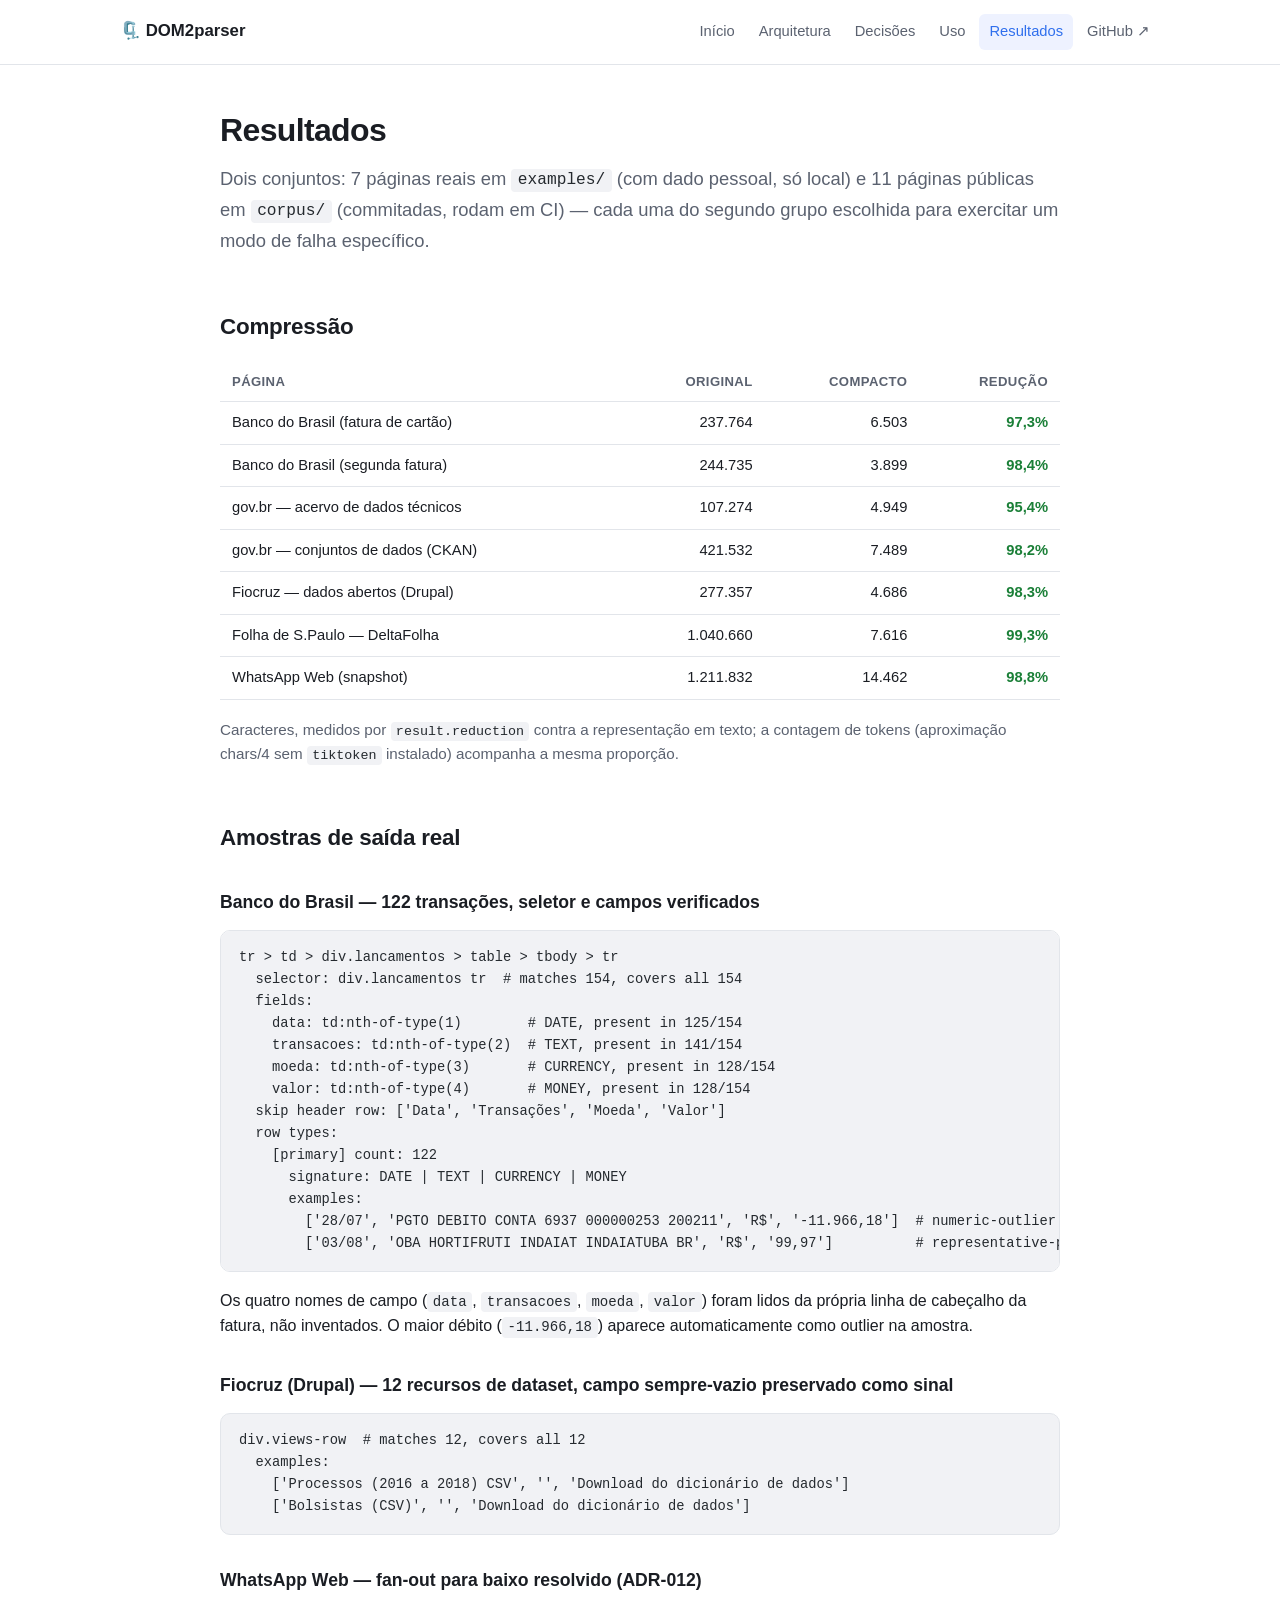
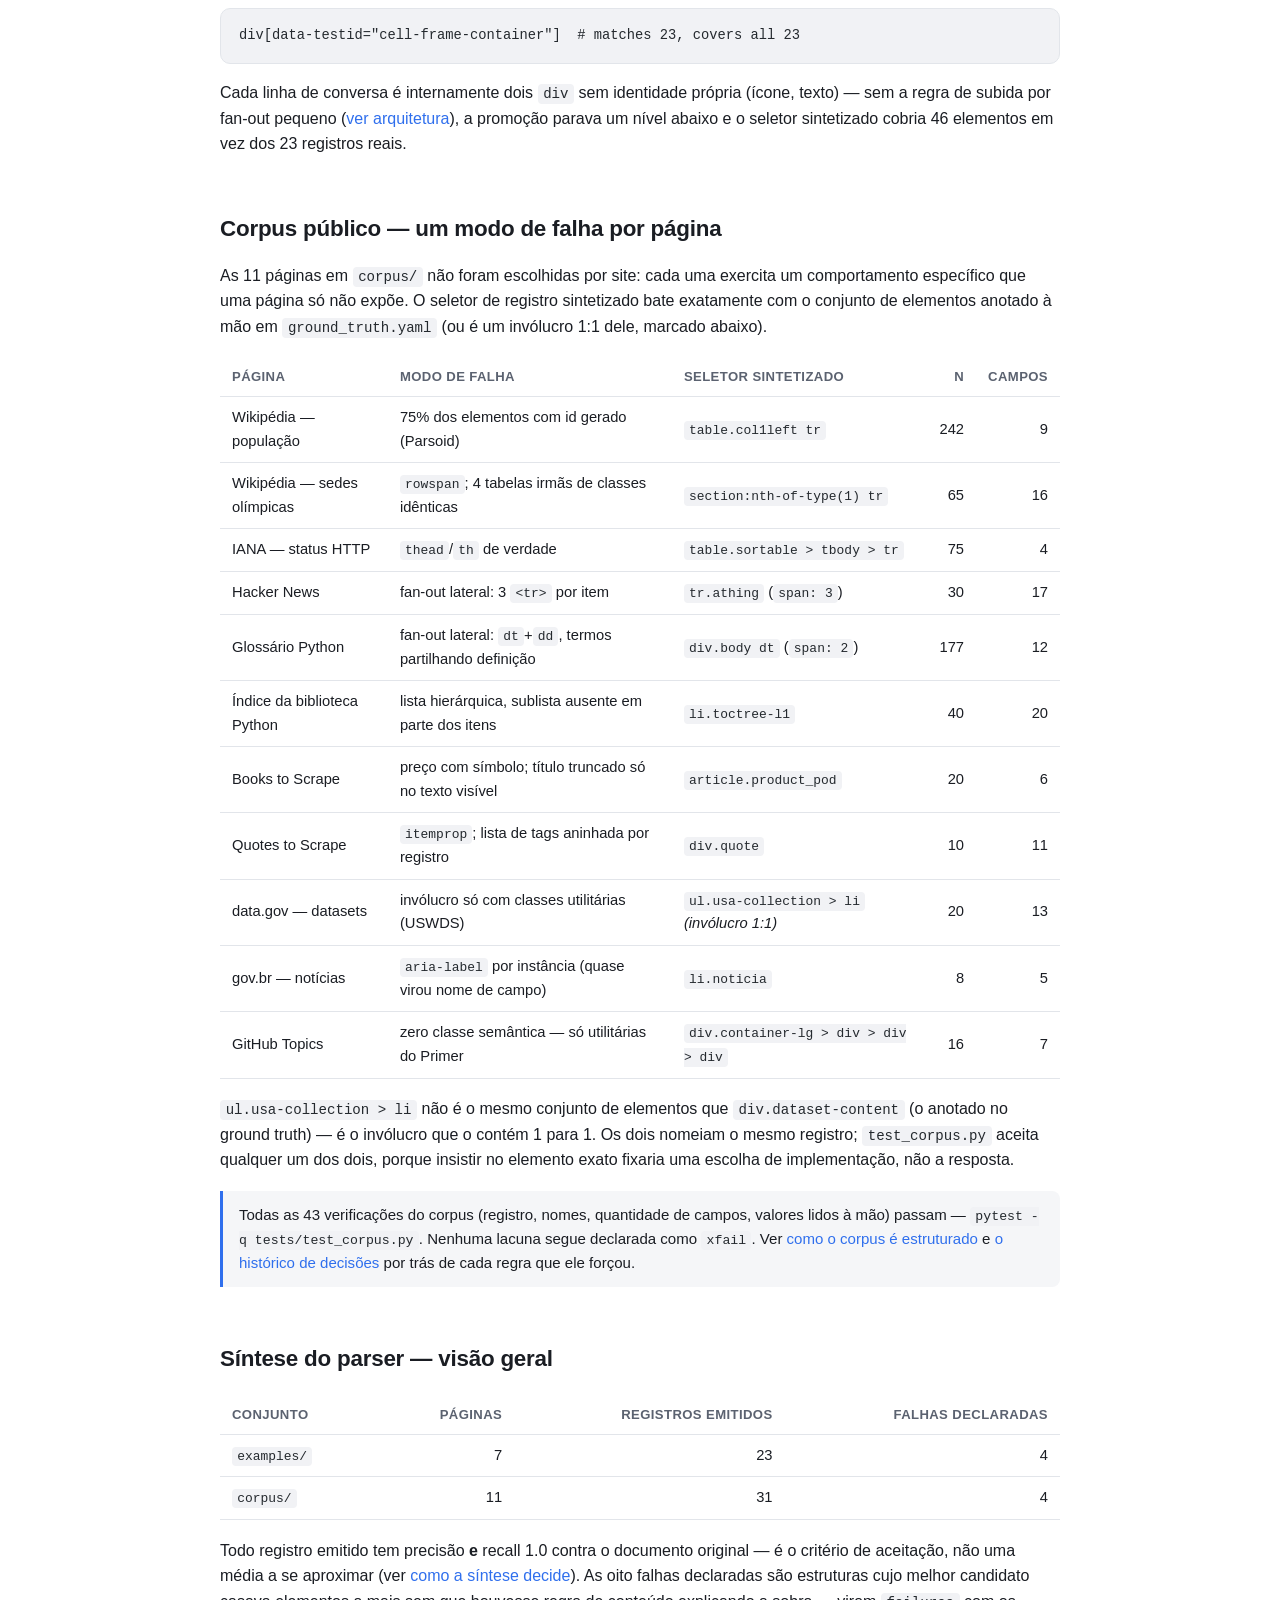
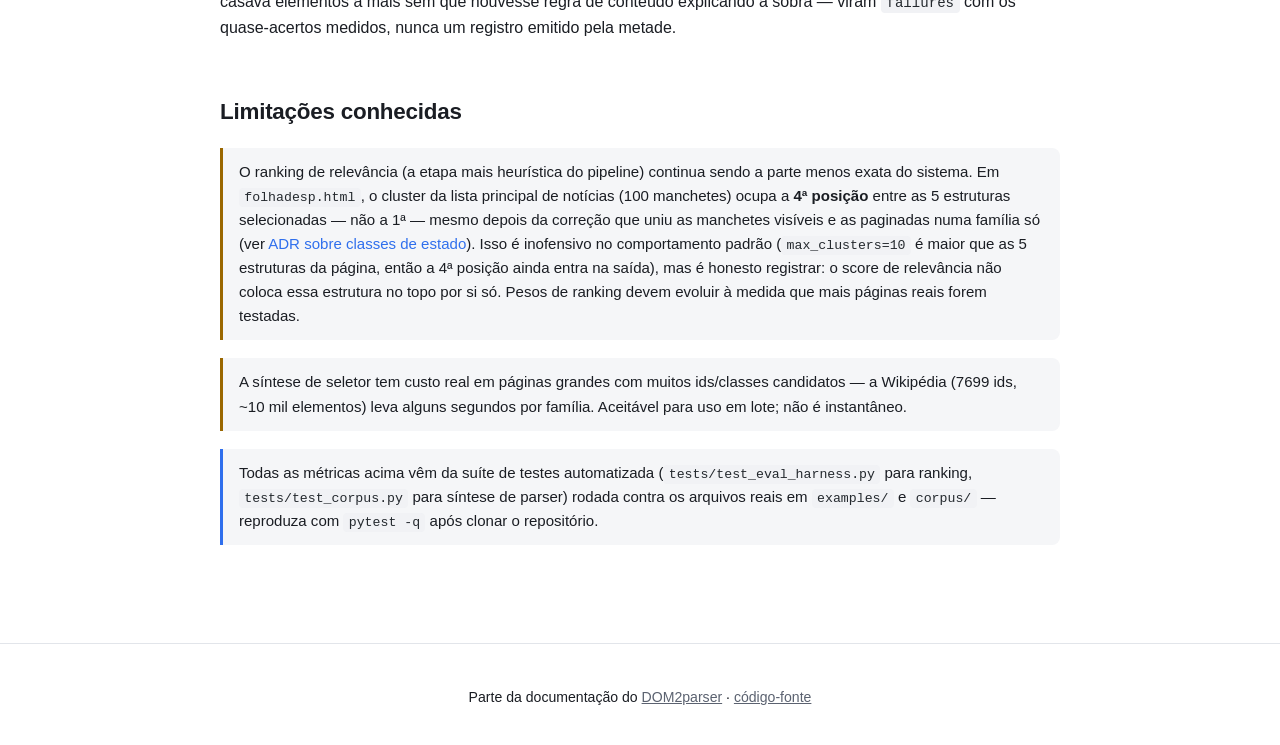
<file: benchmarks.html>
<!DOCTYPE html>
<html lang="pt-BR">
<head>
<meta charset="UTF-8">
<meta name="viewport" content="width=device-width, initial-scale=1.0">
<title>Resultados — DOM2parser</title>
<meta name="description" content="Resultados de compressão e de síntese de parser do DOM2parser nas páginas reais e no corpus público de teste.">
<link rel="icon" href="data:image/svg+xml,<svg xmlns=%22http://www.w3.org/2000/svg%22 viewBox=%220 0 100 100%22><text y=%22.9em%22 font-size=%2290%22>🗜️</text></svg>">
<link rel="stylesheet" href="assets/style.css">
</head>
<body>

<header class="site-header">
  <nav class="nav">
    <a class="nav-brand" href="index.html">🗜️ DOM2parser</a>
    <div class="nav-links">
      <a href="index.html">Início</a>
      <a href="architecture.html">Arquitetura</a>
      <a href="decisions.html">Decisões</a>
      <a href="usage.html">Uso</a>
      <a href="benchmarks.html" class="active">Resultados</a>
      <a href="https://github.com/bonafe/DOM2parser">GitHub ↗</a>
    </div>
  </nav>
</header>

<main>

<h1>Resultados</h1>
<p class="lede">
  Dois conjuntos: 7 páginas reais em <code>examples/</code> (com dado pessoal, só
  local) e 11 páginas públicas em <code>corpus/</code> (commitadas, rodam em CI) — cada
  uma do segundo grupo escolhida para exercitar um modo de falha específico.
</p>

<h2>Compressão</h2>
<table>
  <thead>
    <tr><th>Página</th><th class="num">Original</th><th class="num">Compacto</th><th class="num">Redução</th></tr>
  </thead>
  <tbody>
    <tr><td>Banco do Brasil (fatura de cartão)</td><td class="num">237.764</td><td class="num">6.503</td><td class="num badge-good">97,3%</td></tr>
    <tr><td>Banco do Brasil (segunda fatura)</td><td class="num">244.735</td><td class="num">3.899</td><td class="num badge-good">98,4%</td></tr>
    <tr><td>gov.br — acervo de dados técnicos</td><td class="num">107.274</td><td class="num">4.949</td><td class="num badge-good">95,4%</td></tr>
    <tr><td>gov.br — conjuntos de dados (CKAN)</td><td class="num">421.532</td><td class="num">7.489</td><td class="num badge-good">98,2%</td></tr>
    <tr><td>Fiocruz — dados abertos (Drupal)</td><td class="num">277.357</td><td class="num">4.686</td><td class="num badge-good">98,3%</td></tr>
    <tr><td>Folha de S.Paulo — DeltaFolha</td><td class="num">1.040.660</td><td class="num">7.616</td><td class="num badge-good">99,3%</td></tr>
    <tr><td>WhatsApp Web (snapshot)</td><td class="num">1.211.832</td><td class="num">14.462</td><td class="num badge-good">98,8%</td></tr>
  </tbody>
</table>
<p class="lede" style="font-size:0.95rem">Caracteres, medidos por <code>result.reduction</code> contra a representação em texto; a contagem de tokens (aproximação chars/4 sem <code>tiktoken</code> instalado) acompanha a mesma proporção.</p>

<h2>Amostras de saída real</h2>

<h3>Banco do Brasil — 122 transações, seletor e campos verificados</h3>
<pre><code>tr > td > div.lancamentos > table > tbody > tr
  selector: div.lancamentos tr  # matches 154, covers all 154
  fields:
    data: td:nth-of-type(1)        # DATE, present in 125/154
    transacoes: td:nth-of-type(2)  # TEXT, present in 141/154
    moeda: td:nth-of-type(3)       # CURRENCY, present in 128/154
    valor: td:nth-of-type(4)       # MONEY, present in 128/154
  skip header row: ['Data', 'Transações', 'Moeda', 'Valor']
  row types:
    [primary] count: 122
      signature: DATE | TEXT | CURRENCY | MONEY
      examples:
        ['28/07', 'PGTO DEBITO CONTA 6937 000000253 200211', 'R$', '-11.966,18']  # numeric-outlier
        ['03/08', 'OBA HORTIFRUTI INDAIAT INDAIATUBA BR', 'R$', '99,97']          # representative-position</code></pre>
<p>
  Os quatro nomes de campo (<code>data</code>, <code>transacoes</code>, <code>moeda</code>,
  <code>valor</code>) foram lidos da própria linha de cabeçalho da fatura, não
  inventados. O maior débito (<code>-11.966,18</code>) aparece automaticamente como
  outlier na amostra.
</p>

<h3>Fiocruz (Drupal) — 12 recursos de dataset, campo sempre-vazio preservado como sinal</h3>
<pre><code>div.views-row  # matches 12, covers all 12
  examples:
    ['Processos (2016 a 2018) CSV', '', 'Download do dicionário de dados']
    ['Bolsistas (CSV)', '', 'Download do dicionário de dados']</code></pre>

<h3>WhatsApp Web — fan-out para baixo resolvido (ADR-012)</h3>
<pre><code>div[data-testid="cell-frame-container"]  # matches 23, covers all 23</code></pre>
<p>
  Cada linha de conversa é internamente dois <code>div</code> sem identidade própria
  (ícone, texto) — sem a regra de subida por fan-out pequeno (<a href="architecture.html#parser">ver arquitetura</a>),
  a promoção parava um nível abaixo e o seletor sintetizado cobria 46 elementos em vez
  dos 23 registros reais.
</p>

<h2 id="corpus">Corpus público — um modo de falha por página</h2>
<p>
  As 11 páginas em <code>corpus/</code> não foram escolhidas por site: cada uma
  exercita um comportamento específico que uma página só não expõe. O seletor de
  registro sintetizado bate exatamente com o conjunto de elementos anotado à mão em
  <code>ground_truth.yaml</code> (ou é um invólucro 1:1 dele, marcado abaixo).
</p>
<table>
  <thead><tr><th>Página</th><th>Modo de falha</th><th>Seletor sintetizado</th><th class="num">n</th><th class="num">campos</th></tr></thead>
  <tbody>
    <tr><td>Wikipédia — população</td><td>75% dos elementos com id gerado (Parsoid)</td><td><code>table.col1left tr</code></td><td class="num">242</td><td class="num">9</td></tr>
    <tr><td>Wikipédia — sedes olímpicas</td><td><code>rowspan</code>; 4 tabelas irmãs de classes idênticas</td><td><code>section:nth-of-type(1) tr</code></td><td class="num">65</td><td class="num">16</td></tr>
    <tr><td>IANA — status HTTP</td><td><code>thead</code>/<code>th</code> de verdade</td><td><code>table.sortable &gt; tbody &gt; tr</code></td><td class="num">75</td><td class="num">4</td></tr>
    <tr><td>Hacker News</td><td>fan-out lateral: 3 <code>&lt;tr&gt;</code> por item</td><td><code>tr.athing</code> (<code>span: 3</code>)</td><td class="num">30</td><td class="num">17</td></tr>
    <tr><td>Glossário Python</td><td>fan-out lateral: <code>dt</code>+<code>dd</code>, termos partilhando definição</td><td><code>div.body dt</code> (<code>span: 2</code>)</td><td class="num">177</td><td class="num">12</td></tr>
    <tr><td>Índice da biblioteca Python</td><td>lista hierárquica, sublista ausente em parte dos itens</td><td><code>li.toctree-l1</code></td><td class="num">40</td><td class="num">20</td></tr>
    <tr><td>Books to Scrape</td><td>preço com símbolo; título truncado só no texto visível</td><td><code>article.product_pod</code></td><td class="num">20</td><td class="num">6</td></tr>
    <tr><td>Quotes to Scrape</td><td><code>itemprop</code>; lista de tags aninhada por registro</td><td><code>div.quote</code></td><td class="num">10</td><td class="num">11</td></tr>
    <tr><td>data.gov — datasets</td><td>invólucro só com classes utilitárias (USWDS)</td><td><code>ul.usa-collection &gt; li</code> <em>(invólucro 1:1)</em></td><td class="num">20</td><td class="num">13</td></tr>
    <tr><td>gov.br — notícias</td><td><code>aria-label</code> por instância (quase virou nome de campo)</td><td><code>li.noticia</code></td><td class="num">8</td><td class="num">5</td></tr>
    <tr><td>GitHub Topics</td><td>zero classe semântica — só utilitárias do Primer</td><td><code>div.container-lg &gt; div &gt; div &gt; div</code></td><td class="num">16</td><td class="num">7</td></tr>
  </tbody>
</table>
<p>
  <code>ul.usa-collection &gt; li</code> não é o mesmo conjunto de elementos que
  <code>div.dataset-content</code> (o anotado no ground truth) — é o invólucro que o
  contém 1 para 1. Os dois nomeiam o mesmo registro; <code>test_corpus.py</code> aceita
  qualquer um dos dois, porque insistir no elemento exato fixaria uma escolha de
  implementação, não a resposta.
</p>
<div class="callout">
  Todas as 43 verificações do corpus (registro, nomes, quantidade de campos, valores
  lidos à mão) passam — <code>pytest -q tests/test_corpus.py</code>. Nenhuma lacuna
  segue declarada como <code>xfail</code>. Ver <a href="architecture.html#corpus">como o
  corpus é estruturado</a> e <a href="decisions.html">o histórico de decisões</a> por
  trás de cada regra que ele forçou.
</div>

<h2>Síntese do parser — visão geral</h2>
<table>
  <thead><tr><th>Conjunto</th><th class="num">Páginas</th><th class="num">Registros emitidos</th><th class="num">Falhas declaradas</th></tr></thead>
  <tbody>
    <tr><td><code>examples/</code></td><td class="num">7</td><td class="num">23</td><td class="num">4</td></tr>
    <tr><td><code>corpus/</code></td><td class="num">11</td><td class="num">31</td><td class="num">4</td></tr>
  </tbody>
</table>
<p>
  Todo registro emitido tem precisão <strong>e</strong> recall 1.0 contra o documento
  original — é o critério de aceitação, não uma média a se aproximar (ver
  <a href="architecture.html#parser">como a síntese decide</a>). As oito falhas
  declaradas são estruturas cujo melhor candidato casava elementos a mais sem que
  houvesse regra de conteúdo explicando a sobra — viram <code>failures</code> com os
  quase-acertos medidos, nunca um registro emitido pela metade.
</p>

<h2>Limitações conhecidas</h2>
<div class="callout warn">
  O ranking de relevância (a etapa mais heurística do pipeline) continua sendo a parte
  menos exata do sistema. Em <code>folhadesp.html</code>, o cluster da lista principal
  de notícias (100 manchetes) ocupa a <strong>4ª posição</strong> entre as 5 estruturas
  selecionadas — não a 1ª — mesmo depois da correção que uniu as manchetes visíveis e as
  paginadas numa família só (ver <a href="decisions.html">ADR sobre classes de
  estado</a>). Isso é inofensivo no comportamento padrão (<code>max_clusters=10</code> é
  maior que as 5 estruturas da página, então a 4ª posição ainda entra na saída), mas é
  honesto registrar: o score de relevância não coloca essa estrutura no topo por si só.
  Pesos de ranking devem evoluir à medida que mais páginas reais forem testadas.
</div>
<div class="callout warn">
  A síntese de seletor tem custo real em páginas grandes com muitos ids/classes
  candidatos — a Wikipédia (7699 ids, ~10 mil elementos) leva alguns segundos por
  família. Aceitável para uso em lote; não é instantâneo.
</div>
<div class="callout">
  Todas as métricas acima vêm da suíte de testes automatizada
  (<code>tests/test_eval_harness.py</code> para ranking, <code>tests/test_corpus.py</code>
  para síntese de parser) rodada contra os arquivos reais em <code>examples/</code> e
  <code>corpus/</code> — reproduza com <code>pytest -q</code> após clonar o repositório.
</div>

</main>

<footer>
  <p>Parte da documentação do <a href="index.html">DOM2parser</a> · <a href="https://github.com/bonafe/DOM2parser">código-fonte</a></p>
</footer>

</body>
</html>
</file>
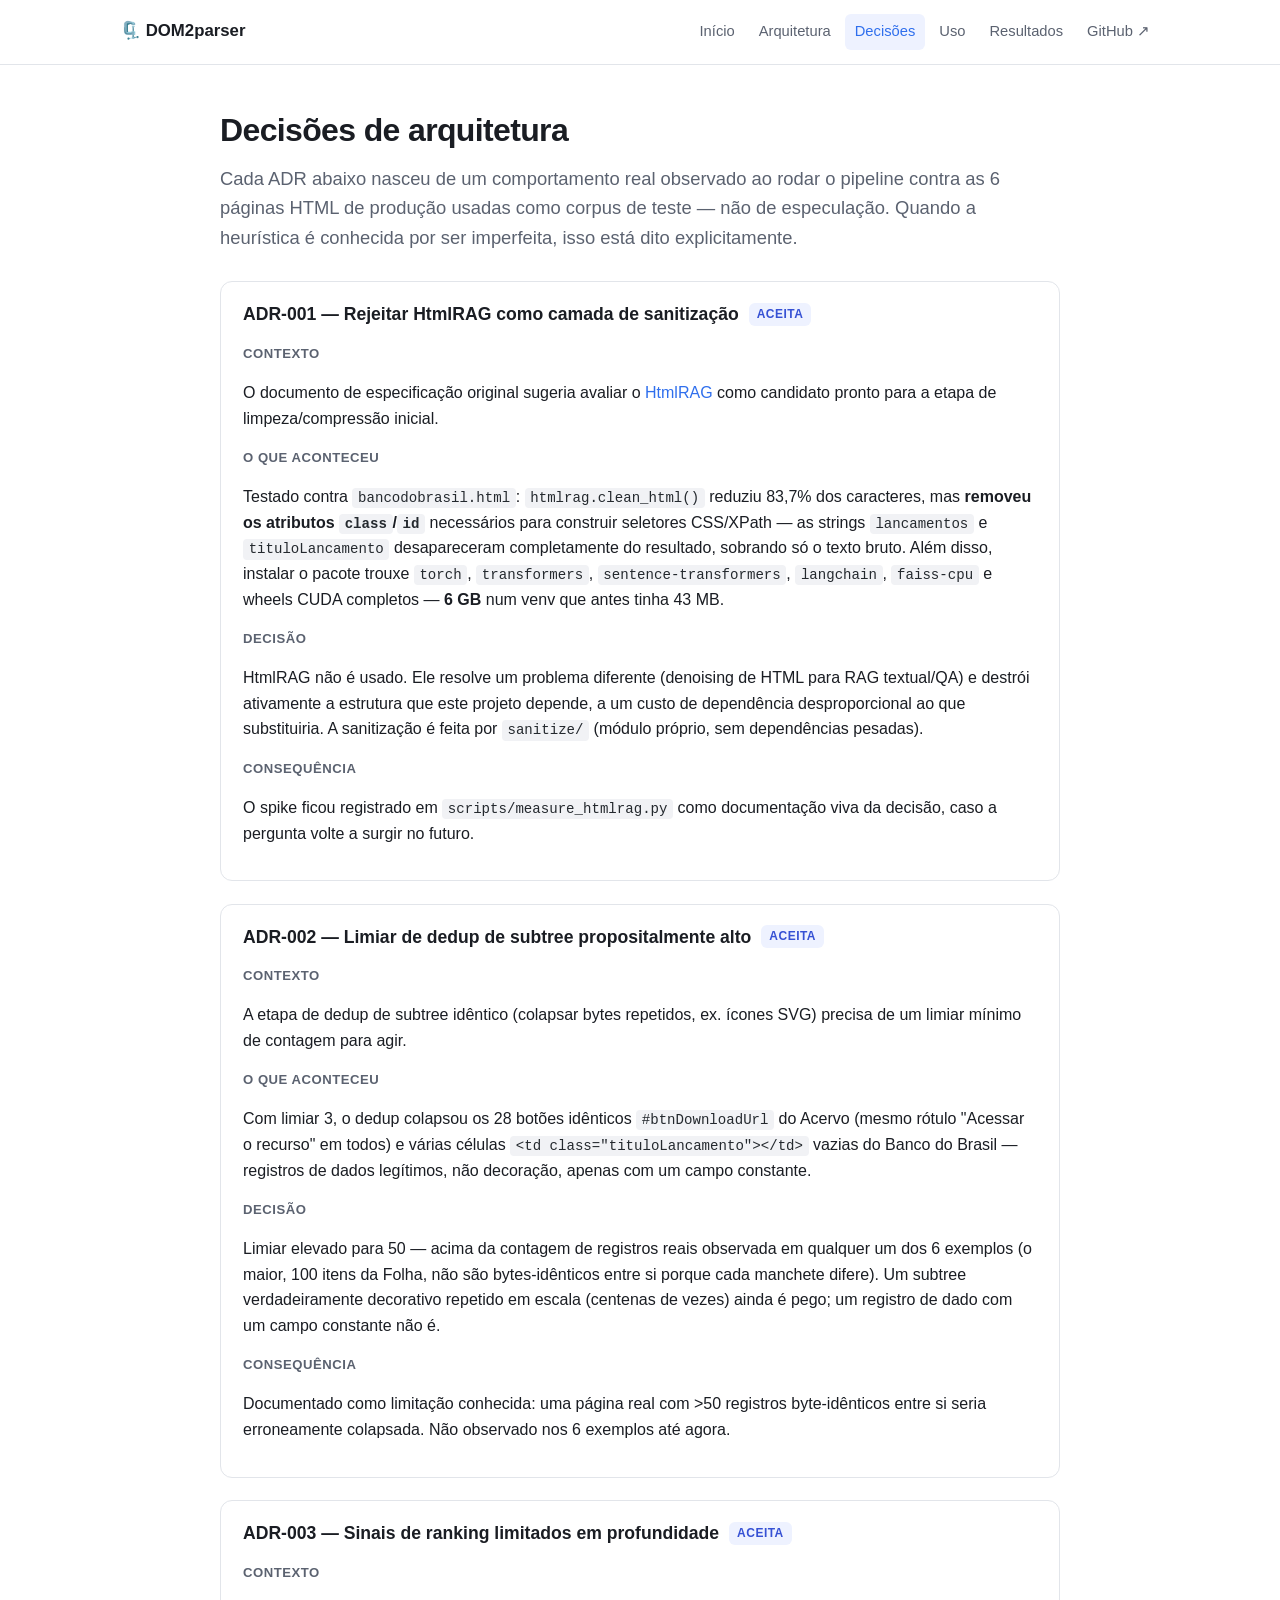
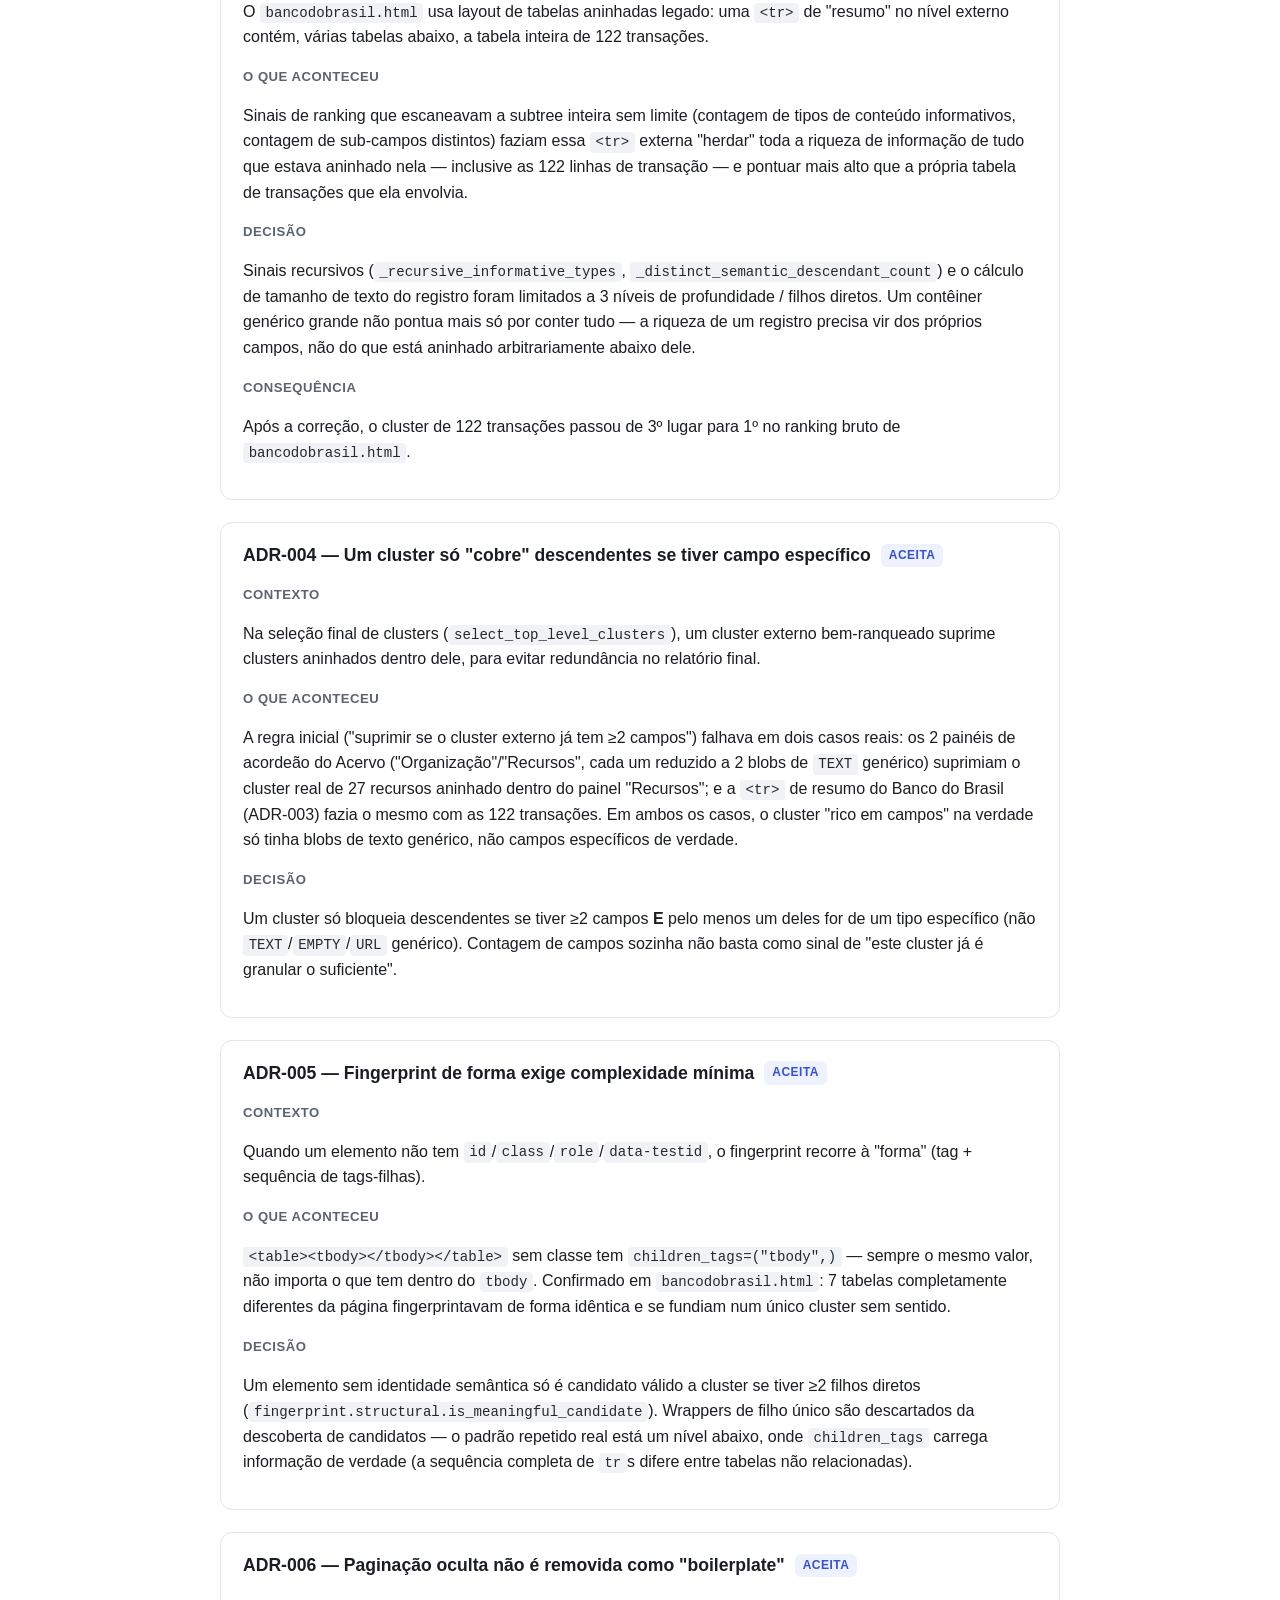
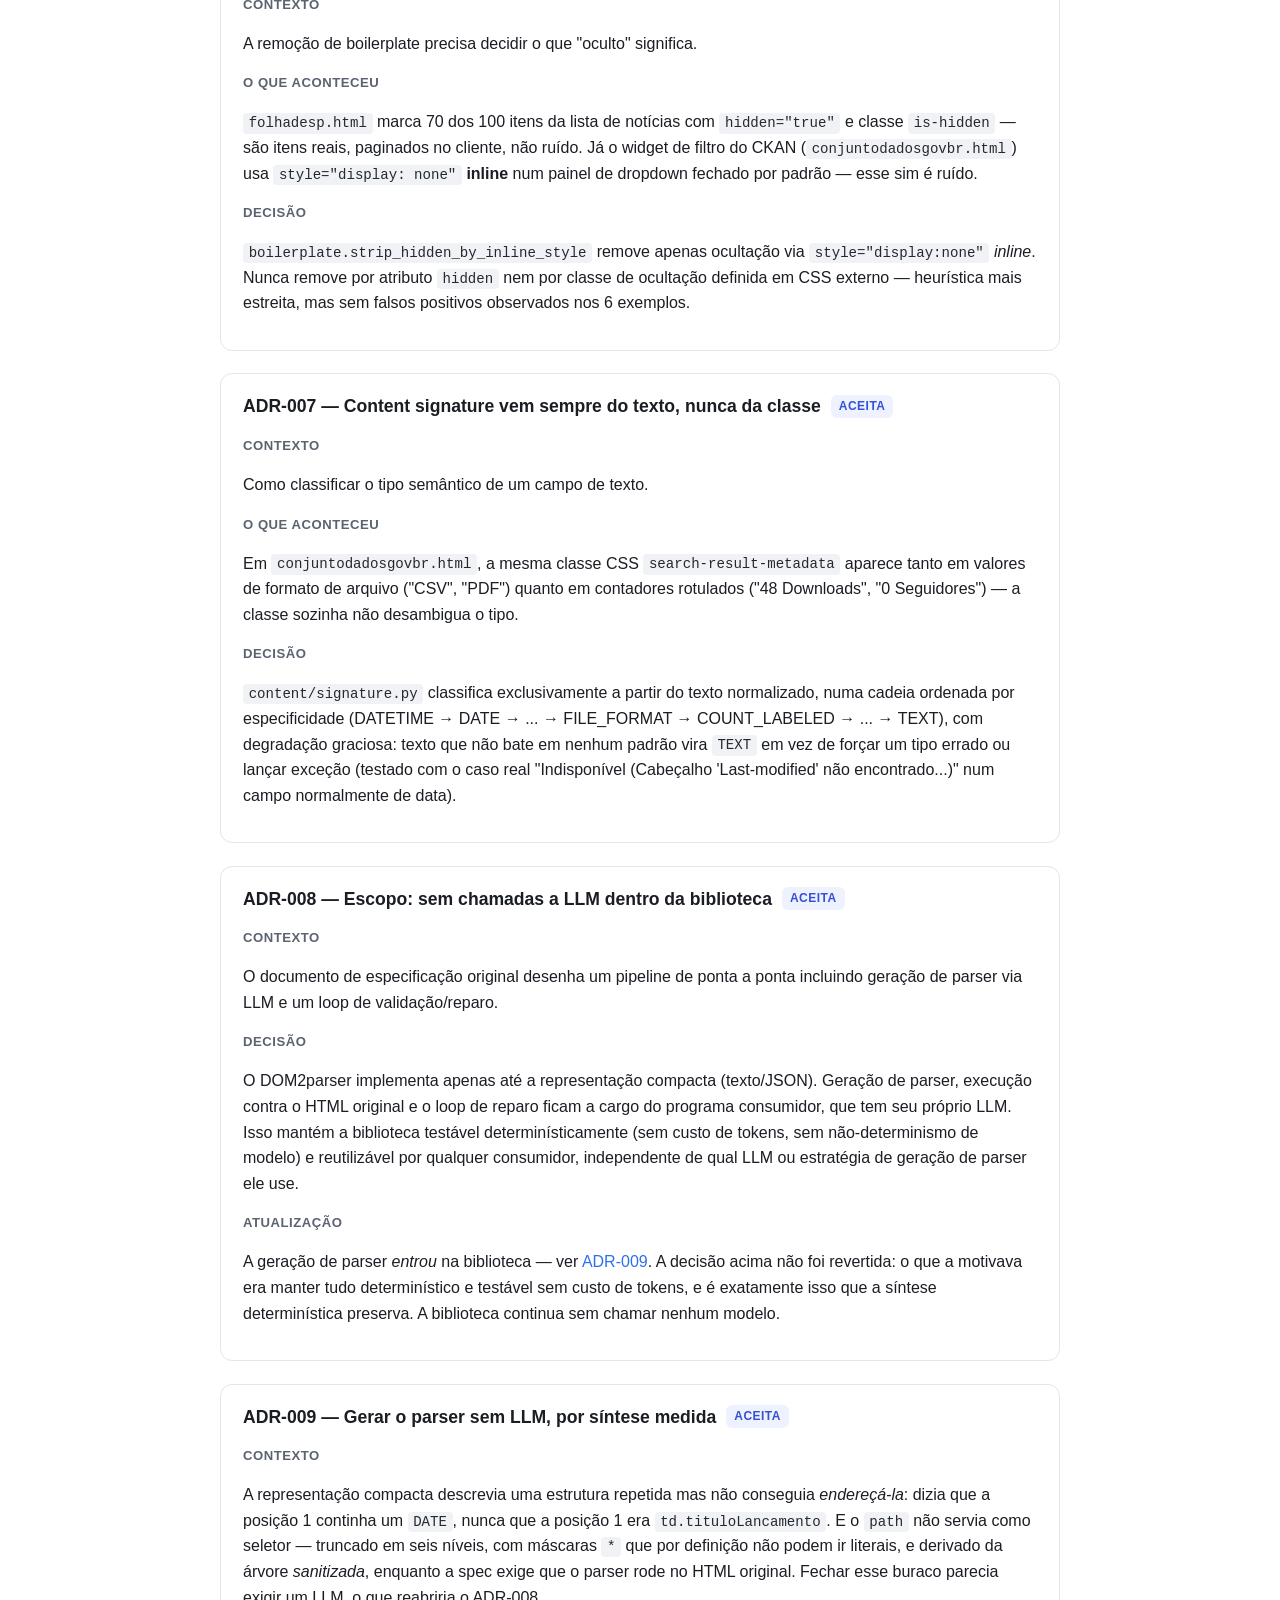
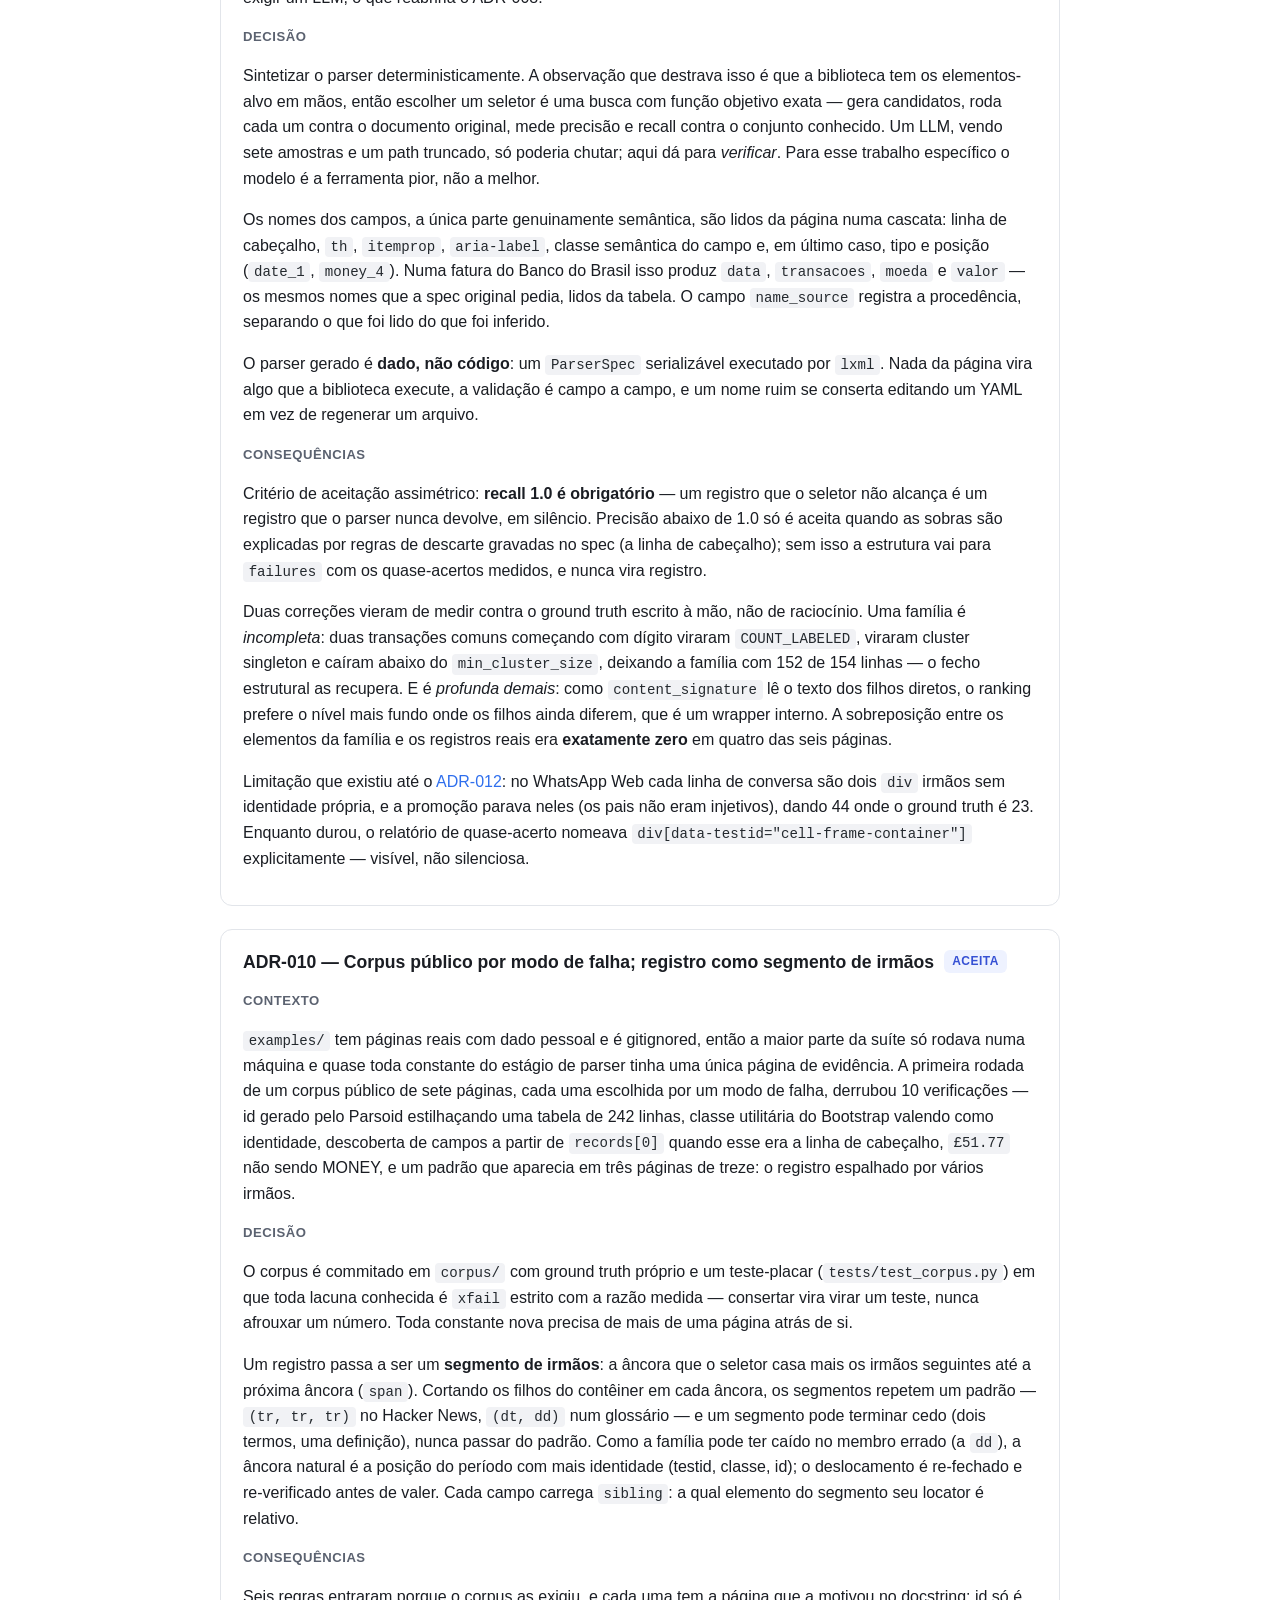
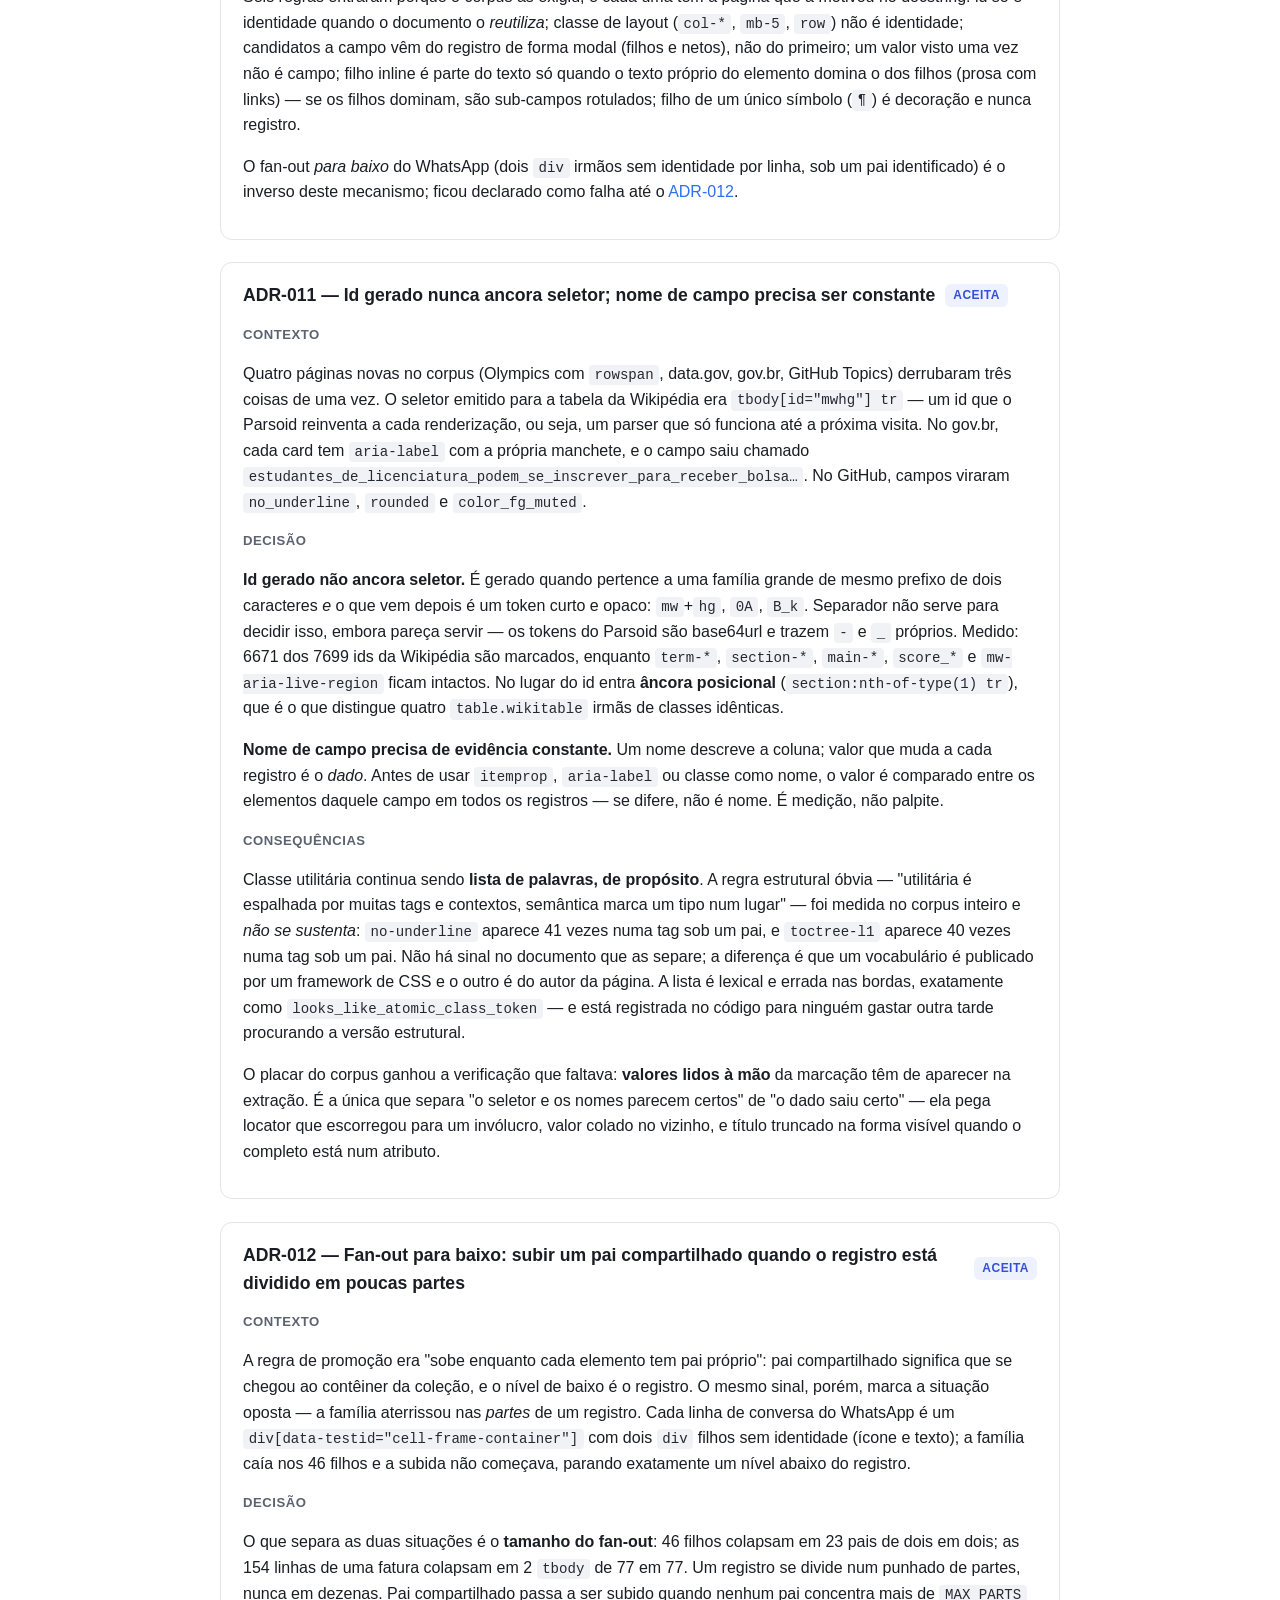
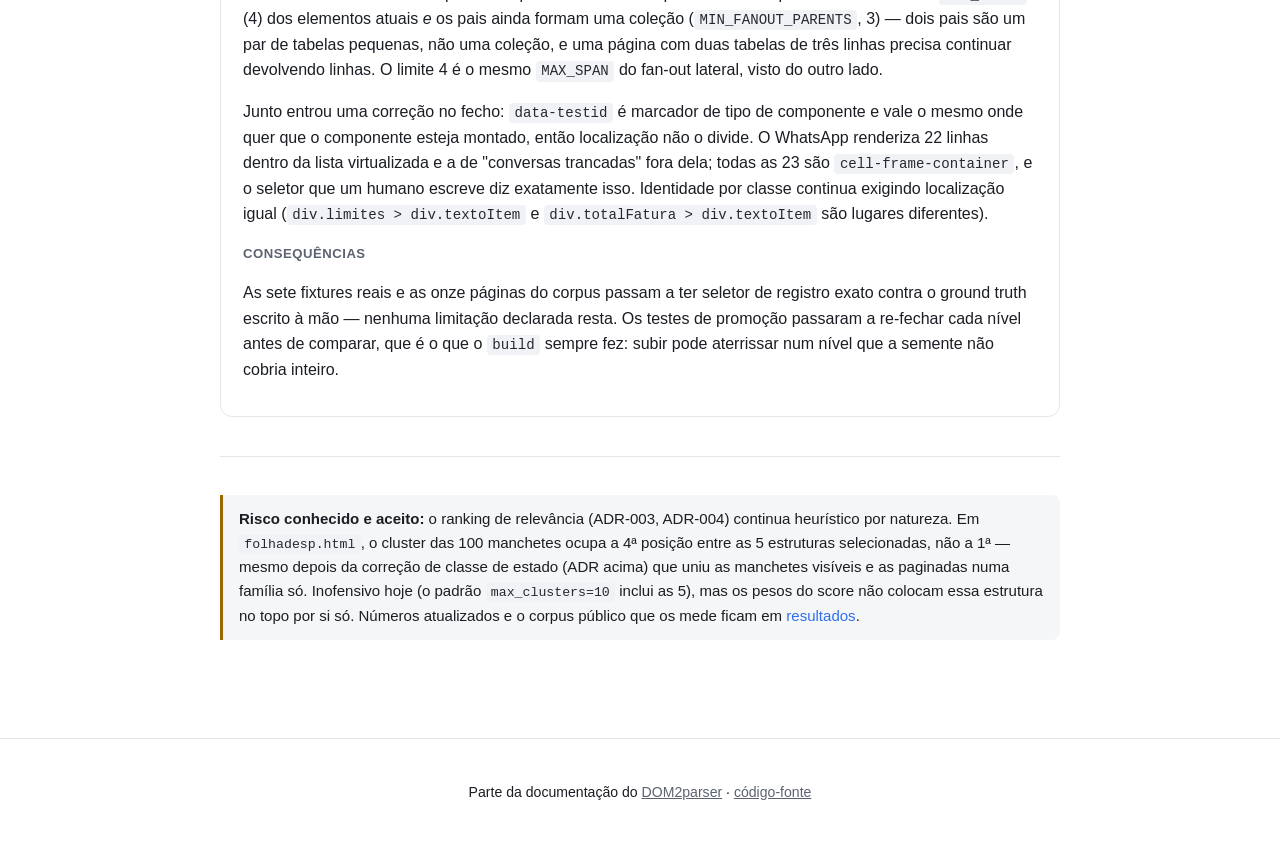
<file: decisions.html>
<!DOCTYPE html>
<html lang="pt-BR">
<head>
<meta charset="UTF-8">
<meta name="viewport" content="width=device-width, initial-scale=1.0">
<title>Decisões de arquitetura — DOM2parser</title>
<meta name="description" content="Architecture Decision Records do DOM2parser — decisões reais tomadas a partir de bugs encontrados contra HTML de produção.">
<link rel="icon" href="data:image/svg+xml,<svg xmlns=%22http://www.w3.org/2000/svg%22 viewBox=%220 0 100 100%22><text y=%22.9em%22 font-size=%2290%22>🗜️</text></svg>">
<link rel="stylesheet" href="assets/style.css">
</head>
<body>

<header class="site-header">
  <nav class="nav">
    <a class="nav-brand" href="index.html">🗜️ DOM2parser</a>
    <div class="nav-links">
      <a href="index.html">Início</a>
      <a href="architecture.html">Arquitetura</a>
      <a href="decisions.html" class="active">Decisões</a>
      <a href="usage.html">Uso</a>
      <a href="benchmarks.html">Resultados</a>
      <a href="https://github.com/bonafe/DOM2parser">GitHub ↗</a>
    </div>
  </nav>
</header>

<main>

<h1>Decisões de arquitetura</h1>
<p class="lede">
  Cada ADR abaixo nasceu de um comportamento real observado ao rodar o pipeline contra
  as 6 páginas HTML de produção usadas como corpus de teste — não de especulação.
  Quando a heurística é conhecida por ser imperfeita, isso está dito explicitamente.
</p>

<div class="adr" id="adr-001">
<h3>ADR-001 — Rejeitar HtmlRAG como camada de sanitização <span class="status">Aceita</span></h3>
<h4>Contexto</h4>
<p>
  O documento de especificação original sugeria avaliar o <a href="https://github.com/plageon/HtmlRAG">HtmlRAG</a>
  como candidato pronto para a etapa de limpeza/compressão inicial.
</p>
<h4>O que aconteceu</h4>
<p>
  Testado contra <code>bancodobrasil.html</code>: <code>htmlrag.clean_html()</code> reduziu
  83,7% dos caracteres, mas <strong>removeu os atributos <code>class</code>/<code>id</code></strong>
  necessários para construir seletores CSS/XPath — as strings <code>lancamentos</code> e
  <code>tituloLancamento</code> desapareceram completamente do resultado, sobrando só o
  texto bruto. Além disso, instalar o pacote trouxe <code>torch</code>, <code>transformers</code>,
  <code>sentence-transformers</code>, <code>langchain</code>, <code>faiss-cpu</code> e wheels
  CUDA completos — <strong>6&nbsp;GB</strong> num venv que antes tinha 43&nbsp;MB.
</p>
<h4>Decisão</h4>
<p>
  HtmlRAG não é usado. Ele resolve um problema diferente (denoising de HTML para RAG
  textual/QA) e destrói ativamente a estrutura que este projeto depende, a um custo de
  dependência desproporcional ao que substituiria. A sanitização é feita por
  <code>sanitize/</code> (módulo próprio, sem dependências pesadas).
</p>
<h4>Consequência</h4>
<p>O spike ficou registrado em <code>scripts/measure_htmlrag.py</code> como documentação viva da decisão, caso a pergunta volte a surgir no futuro.</p>
</div>

<div class="adr" id="adr-002">
<h3>ADR-002 — Limiar de dedup de subtree propositalmente alto <span class="status">Aceita</span></h3>
<h4>Contexto</h4>
<p>
  A etapa de dedup de subtree idêntico (colapsar bytes repetidos, ex. ícones SVG) precisa
  de um limiar mínimo de contagem para agir.
</p>
<h4>O que aconteceu</h4>
<p>
  Com limiar 3, o dedup colapsou os 28 botões idênticos <code>#btnDownloadUrl</code> do
  Acervo (mesmo rótulo "Acessar o recurso" em todos) e várias células
  <code>&lt;td class="tituloLancamento"&gt;&lt;/td&gt;</code> vazias do Banco do Brasil —
  registros de dados legítimos, não decoração, apenas com um campo constante.
</p>
<h4>Decisão</h4>
<p>
  Limiar elevado para 50 — acima da contagem de registros reais observada em qualquer um
  dos 6 exemplos (o maior, 100 itens da Folha, não são bytes-idênticos entre si porque
  cada manchete difere). Um subtree verdadeiramente decorativo repetido em escala
  (centenas de vezes) ainda é pego; um registro de dado com um campo constante não é.
</p>
<h4>Consequência</h4>
<p>Documentado como limitação conhecida: uma página real com &gt;50 registros byte-idênticos entre si seria erroneamente colapsada. Não observado nos 6 exemplos até agora.</p>
</div>

<div class="adr" id="adr-003">
<h3>ADR-003 — Sinais de ranking limitados em profundidade <span class="status">Aceita</span></h3>
<h4>Contexto</h4>
<p>
  O <code>bancodobrasil.html</code> usa layout de tabelas aninhadas legado: uma
  <code>&lt;tr&gt;</code> de "resumo" no nível externo contém, várias tabelas abaixo, a
  tabela inteira de 122 transações.
</p>
<h4>O que aconteceu</h4>
<p>
  Sinais de ranking que escaneavam a subtree inteira sem limite (contagem de tipos de
  conteúdo informativos, contagem de sub-campos distintos) faziam essa <code>&lt;tr&gt;</code>
  externa "herdar" toda a riqueza de informação de tudo que estava aninhado nela —
  inclusive as 122 linhas de transação — e pontuar mais alto que a própria tabela de
  transações que ela envolvia.
</p>
<h4>Decisão</h4>
<p>
  Sinais recursivos (<code>_recursive_informative_types</code>,
  <code>_distinct_semantic_descendant_count</code>) e o cálculo de tamanho de texto do
  registro foram limitados a 3 níveis de profundidade / filhos diretos. Um contêiner
  genérico grande não pontua mais só por conter tudo — a riqueza de um registro precisa
  vir dos próprios campos, não do que está aninhado arbitrariamente abaixo dele.
</p>
<h4>Consequência</h4>
<p>Após a correção, o cluster de 122 transações passou de 3º lugar para 1º no ranking bruto de <code>bancodobrasil.html</code>.</p>
</div>

<div class="adr" id="adr-004">
<h3>ADR-004 — Um cluster só "cobre" descendentes se tiver campo específico <span class="status">Aceita</span></h3>
<h4>Contexto</h4>
<p>
  Na seleção final de clusters (<code>select_top_level_clusters</code>), um cluster externo
  bem-ranqueado suprime clusters aninhados dentro dele, para evitar redundância no
  relatório final.
</p>
<h4>O que aconteceu</h4>
<p>
  A regra inicial ("suprimir se o cluster externo já tem ≥2 campos") falhava em dois
  casos reais: os 2 painéis de acordeão do Acervo ("Organização"/"Recursos", cada um
  reduzido a 2 blobs de <code>TEXT</code> genérico) suprimiam o cluster real de 27
  recursos aninhado dentro do painel "Recursos"; e a <code>&lt;tr&gt;</code> de resumo do
  Banco do Brasil (ADR-003) fazia o mesmo com as 122 transações. Em ambos os casos, o
  cluster "rico em campos" na verdade só tinha blobs de texto genérico, não campos
  específicos de verdade.
</p>
<h4>Decisão</h4>
<p>
  Um cluster só bloqueia descendentes se tiver ≥2 campos <strong>E</strong> pelo menos um
  deles for de um tipo específico (não <code>TEXT</code>/<code>EMPTY</code>/<code>URL</code>
  genérico). Contagem de campos sozinha não basta como sinal de "este cluster já é
  granular o suficiente".
</p>
</div>

<div class="adr" id="adr-005">
<h3>ADR-005 — Fingerprint de forma exige complexidade mínima <span class="status">Aceita</span></h3>
<h4>Contexto</h4>
<p>
  Quando um elemento não tem <code>id</code>/<code>class</code>/<code>role</code>/<code>data-testid</code>,
  o fingerprint recorre à "forma" (tag + sequência de tags-filhas).
</p>
<h4>O que aconteceu</h4>
<p>
  <code>&lt;table&gt;&lt;tbody&gt;&lt;/tbody&gt;&lt;/table&gt;</code> sem classe tem
  <code>children_tags=("tbody",)</code> — sempre o mesmo valor, não importa o que tem
  dentro do <code>tbody</code>. Confirmado em <code>bancodobrasil.html</code>: 7 tabelas
  completamente diferentes da página fingerprintavam de forma idêntica e se fundiam num
  único cluster sem sentido.
</p>
<h4>Decisão</h4>
<p>
  Um elemento sem identidade semântica só é candidato válido a cluster se tiver ≥2
  filhos diretos (<code>fingerprint.structural.is_meaningful_candidate</code>).
  Wrappers de filho único são descartados da descoberta de candidatos — o padrão
  repetido real está um nível abaixo, onde <code>children_tags</code> carrega
  informação de verdade (a sequência completa de <code>tr</code>s difere entre tabelas
  não relacionadas).
</p>
</div>

<div class="adr" id="adr-006">
<h3>ADR-006 — Paginação oculta não é removida como "boilerplate" <span class="status">Aceita</span></h3>
<h4>Contexto</h4>
<p>A remoção de boilerplate precisa decidir o que "oculto" significa.</p>
<h4>O que aconteceu</h4>
<p>
  <code>folhadesp.html</code> marca 70 dos 100 itens da lista de notícias com
  <code>hidden="true"</code> e classe <code>is-hidden</code> — são itens reais,
  paginados no cliente, não ruído. Já o widget de filtro do CKAN
  (<code>conjuntodadosgovbr.html</code>) usa <code>style="display: none"</code>
  <strong>inline</strong> num painel de dropdown fechado por padrão — esse sim é ruído.
</p>
<h4>Decisão</h4>
<p>
  <code>boilerplate.strip_hidden_by_inline_style</code> remove apenas ocultação via
  <code>style="display:none"</code> <em>inline</em>. Nunca remove por atributo
  <code>hidden</code> nem por classe de ocultação definida em CSS externo — heurística
  mais estreita, mas sem falsos positivos observados nos 6 exemplos.
</p>
</div>

<div class="adr" id="adr-007">
<h3>ADR-007 — Content signature vem sempre do texto, nunca da classe <span class="status">Aceita</span></h3>
<h4>Contexto</h4>
<p>Como classificar o tipo semântico de um campo de texto.</p>
<h4>O que aconteceu</h4>
<p>
  Em <code>conjuntodadosgovbr.html</code>, a mesma classe CSS
  <code>search-result-metadata</code> aparece tanto em valores de formato de arquivo
  ("CSV", "PDF") quanto em contadores rotulados ("48 Downloads", "0 Seguidores") — a
  classe sozinha não desambigua o tipo.
</p>
<h4>Decisão</h4>
<p>
  <code>content/signature.py</code> classifica exclusivamente a partir do texto
  normalizado, numa cadeia ordenada por especificidade (DATETIME → DATE → ... →
  FILE_FORMAT → COUNT_LABELED → ... → TEXT), com degradação graciosa: texto que não
  bate em nenhum padrão vira <code>TEXT</code> em vez de forçar um tipo errado ou lançar
  exceção (testado com o caso real "Indisponível (Cabeçalho 'Last-modified' não
  encontrado...)" num campo normalmente de data).
</p>
</div>

<div class="adr" id="adr-008">
<h3>ADR-008 — Escopo: sem chamadas a LLM dentro da biblioteca <span class="status">Aceita</span></h3>
<h4>Contexto</h4>
<p>
  O documento de especificação original desenha um pipeline de ponta a ponta incluindo
  geração de parser via LLM e um loop de validação/reparo.
</p>
<h4>Decisão</h4>
<p>
  O DOM2parser implementa apenas até a representação compacta (texto/JSON). Geração de
  parser, execução contra o HTML original e o loop de reparo ficam a cargo do programa
  consumidor, que tem seu próprio LLM. Isso mantém a biblioteca testável
  determinísticamente (sem custo de tokens, sem não-determinismo de modelo) e reutilizável
  por qualquer consumidor, independente de qual LLM ou estratégia de geração de parser
  ele use.
</p>
<h4>Atualização</h4>
<p>
  A geração de parser <em>entrou</em> na biblioteca — ver <a href="#adr-009">ADR-009</a>.
  A decisão acima não foi revertida: o que a motivava era manter tudo determinístico e
  testável sem custo de tokens, e é exatamente isso que a síntese determinística
  preserva. A biblioteca continua sem chamar nenhum modelo.
</p>
</div>

<div class="adr" id="adr-009">
<h3>ADR-009 — Gerar o parser sem LLM, por síntese medida <span class="status">Aceita</span></h3>
<h4>Contexto</h4>
<p>
  A representação compacta descrevia uma estrutura repetida mas não conseguia
  <em>endereçá-la</em>: dizia que a posição 1 continha um <code>DATE</code>, nunca que a
  posição 1 era <code>td.tituloLancamento</code>. E o <code>path</code> não servia como
  seletor — truncado em seis níveis, com máscaras <code>*</code> que por definição não
  podem ir literais, e derivado da árvore <em>sanitizada</em>, enquanto a spec exige que
  o parser rode no HTML original. Fechar esse buraco parecia exigir um LLM, o que
  reabriria o ADR-008.
</p>
<h4>Decisão</h4>
<p>
  Sintetizar o parser deterministicamente. A observação que destrava isso é que a
  biblioteca tem os elementos-alvo em mãos, então escolher um seletor é uma busca com
  função objetivo exata — gera candidatos, roda cada um contra o documento original,
  mede precisão e recall contra o conjunto conhecido. Um LLM, vendo sete amostras e um
  path truncado, só poderia chutar; aqui dá para <em>verificar</em>. Para esse trabalho
  específico o modelo é a ferramenta pior, não a melhor.
</p>
<p>
  Os nomes dos campos, a única parte genuinamente semântica, são lidos da página numa
  cascata: linha de cabeçalho, <code>th</code>, <code>itemprop</code>,
  <code>aria-label</code>, classe semântica do campo e, em último caso, tipo e posição
  (<code>date_1</code>, <code>money_4</code>). Numa fatura do Banco do Brasil isso produz
  <code>data</code>, <code>transacoes</code>, <code>moeda</code> e <code>valor</code> — os
  mesmos nomes que a spec original pedia, lidos da tabela. O campo
  <code>name_source</code> registra a procedência, separando o que foi lido do que foi
  inferido.
</p>
<p>
  O parser gerado é <strong>dado, não código</strong>: um <code>ParserSpec</code>
  serializável executado por <code>lxml</code>. Nada da página vira algo que a biblioteca
  execute, a validação é campo a campo, e um nome ruim se conserta editando um YAML em
  vez de regenerar um arquivo.
</p>
<h4>Consequências</h4>
<p>
  Critério de aceitação assimétrico: <strong>recall 1.0 é obrigatório</strong> — um
  registro que o seletor não alcança é um registro que o parser nunca devolve, em
  silêncio. Precisão abaixo de 1.0 só é aceita quando as sobras são explicadas por
  regras de descarte gravadas no spec (a linha de cabeçalho); sem isso a estrutura vai
  para <code>failures</code> com os quase-acertos medidos, e nunca vira registro.
</p>
<p>
  Duas correções vieram de medir contra o ground truth escrito à mão, não de raciocínio.
  Uma família é <em>incompleta</em>: duas transações comuns começando com dígito viraram
  <code>COUNT_LABELED</code>, viraram cluster singleton e caíram abaixo do
  <code>min_cluster_size</code>, deixando a família com 152 de 154 linhas — o fecho
  estrutural as recupera. E é <em>profunda demais</em>: como <code>content_signature</code>
  lê o texto dos filhos diretos, o ranking prefere o nível mais fundo onde os filhos ainda
  diferem, que é um wrapper interno. A sobreposição entre os elementos da família e os
  registros reais era <strong>exatamente zero</strong> em quatro das seis páginas.
</p>
<p>
  Limitação que existiu até o <a href="#adr-012">ADR-012</a>: no WhatsApp Web cada
  linha de conversa são dois <code>div</code> irmãos sem identidade própria, e a
  promoção parava neles (os pais não eram injetivos), dando 44 onde o ground truth é
  23. Enquanto durou, o relatório de quase-acerto nomeava
  <code>div[data-testid="cell-frame-container"]</code> explicitamente — visível, não
  silenciosa.
</p>
</div>

<div class="adr" id="adr-010">
<h3>ADR-010 — Corpus público por modo de falha; registro como segmento de irmãos <span class="status">Aceita</span></h3>
<h4>Contexto</h4>
<p>
  <code>examples/</code> tem páginas reais com dado pessoal e é gitignored, então a maior
  parte da suíte só rodava numa máquina e quase toda constante do estágio de parser tinha
  uma única página de evidência. A primeira rodada de um corpus público de sete páginas,
  cada uma escolhida por um modo de falha, derrubou 10 verificações — id gerado pelo
  Parsoid estilhaçando uma tabela de 242 linhas, classe utilitária do Bootstrap valendo
  como identidade, descoberta de campos a partir de <code>records[0]</code> quando esse
  era a linha de cabeçalho, <code>£51.77</code> não sendo MONEY, e um padrão que aparecia
  em três páginas de treze: o registro espalhado por vários irmãos.
</p>
<h4>Decisão</h4>
<p>
  O corpus é commitado em <code>corpus/</code> com ground truth próprio e um teste-placar
  (<code>tests/test_corpus.py</code>) em que toda lacuna conhecida é <code>xfail</code>
  estrito com a razão medida — consertar vira virar um teste, nunca afrouxar um número.
  Toda constante nova precisa de mais de uma página atrás de si.
</p>
<p>
  Um registro passa a ser um <strong>segmento de irmãos</strong>: a âncora que o seletor
  casa mais os irmãos seguintes até a próxima âncora (<code>span</code>). Cortando os
  filhos do contêiner em cada âncora, os segmentos repetem um padrão —
  <code>(tr, tr, tr)</code> no Hacker News, <code>(dt, dd)</code> num glossário — e um
  segmento pode terminar cedo (dois termos, uma definição), nunca passar do padrão. Como a
  família pode ter caído no membro errado (a <code>dd</code>), a âncora natural é a
  posição do período com mais identidade (testid, classe, id); o deslocamento é
  re-fechado e re-verificado antes de valer. Cada campo carrega <code>sibling</code>: a
  qual elemento do segmento seu locator é relativo.
</p>
<h4>Consequências</h4>
<p>
  Seis regras entraram porque o corpus as exigiu, e cada uma tem a página que a motivou
  no docstring: id só é identidade quando o documento o <em>reutiliza</em>; classe de
  layout (<code>col-*</code>, <code>mb-5</code>, <code>row</code>) não é identidade;
  candidatos a campo vêm do registro de forma modal (filhos e netos), não do primeiro; um
  valor visto uma vez não é campo; filho inline é parte do texto só quando o texto próprio
  do elemento domina o dos filhos (prosa com links) — se os filhos dominam, são sub-campos
  rotulados; filho de um único símbolo (<code>¶</code>) é decoração e nunca registro.
</p>
<p>
  O fan-out <em>para baixo</em> do WhatsApp (dois <code>div</code> irmãos sem identidade
  por linha, sob um pai identificado) é o inverso deste mecanismo; ficou declarado como
  falha até o <a href="#adr-012">ADR-012</a>.
</p>
</div>

<div class="adr" id="adr-011">
<h3>ADR-011 — Id gerado nunca ancora seletor; nome de campo precisa ser constante <span class="status">Aceita</span></h3>
<h4>Contexto</h4>
<p>
  Quatro páginas novas no corpus (Olympics com <code>rowspan</code>, data.gov, gov.br,
  GitHub Topics) derrubaram três coisas de uma vez. O seletor emitido para a tabela da
  Wikipédia era <code>tbody[id="mwhg"] tr</code> — um id que o Parsoid reinventa a cada
  renderização, ou seja, um parser que só funciona até a próxima visita. No gov.br, cada
  card tem <code>aria-label</code> com a própria manchete, e o campo saiu chamado
  <code>estudantes_de_licenciatura_podem_se_inscrever_para_receber_bolsa…</code>. No
  GitHub, campos viraram <code>no_underline</code>, <code>rounded</code> e
  <code>color_fg_muted</code>.
</p>
<h4>Decisão</h4>
<p>
  <strong>Id gerado não ancora seletor.</strong> É gerado quando pertence a uma família
  grande de mesmo prefixo de dois caracteres <em>e</em> o que vem depois é um token curto
  e opaco: <code>mw</code>+<code>hg</code>, <code>0A</code>, <code>B_k</code>. Separador
  não serve para decidir isso, embora pareça servir — os tokens do Parsoid são base64url
  e trazem <code>-</code> e <code>_</code> próprios. Medido: 6671 dos 7699 ids da
  Wikipédia são marcados, enquanto <code>term-*</code>, <code>section-*</code>,
  <code>main-*</code>, <code>score_*</code> e <code>mw-aria-live-region</code> ficam
  intactos. No lugar do id entra <strong>âncora posicional</strong>
  (<code>section:nth-of-type(1) tr</code>), que é o que distingue quatro
  <code>table.wikitable</code> irmãs de classes idênticas.
</p>
<p>
  <strong>Nome de campo precisa de evidência constante.</strong> Um nome descreve a
  coluna; valor que muda a cada registro é o <em>dado</em>. Antes de usar
  <code>itemprop</code>, <code>aria-label</code> ou classe como nome, o valor é comparado
  entre os elementos daquele campo em todos os registros — se difere, não é nome. É
  medição, não palpite.
</p>
<h4>Consequências</h4>
<p>
  Classe utilitária continua sendo <strong>lista de palavras, de propósito</strong>. A
  regra estrutural óbvia — "utilitária é espalhada por muitas tags e contextos, semântica
  marca um tipo num lugar" — foi medida no corpus inteiro e <em>não se sustenta</em>:
  <code>no-underline</code> aparece 41 vezes numa tag sob um pai, e
  <code>toctree-l1</code> aparece 40 vezes numa tag sob um pai. Não há sinal no documento
  que as separe; a diferença é que um vocabulário é publicado por um framework de CSS e o
  outro é do autor da página. A lista é lexical e errada nas bordas, exatamente como
  <code>looks_like_atomic_class_token</code> — e está registrada no código para ninguém
  gastar outra tarde procurando a versão estrutural.
</p>
<p>
  O placar do corpus ganhou a verificação que faltava: <strong>valores lidos à mão</strong>
  da marcação têm de aparecer na extração. É a única que separa "o seletor e os nomes
  parecem certos" de "o dado saiu certo" — ela pega locator que escorregou para um
  invólucro, valor colado no vizinho, e título truncado na forma visível quando o
  completo está num atributo.
</p>
</div>

<div class="adr" id="adr-012">
<h3>ADR-012 — Fan-out para baixo: subir um pai compartilhado quando o registro está dividido em poucas partes <span class="status">Aceita</span></h3>
<h4>Contexto</h4>
<p>
  A regra de promoção era "sobe enquanto cada elemento tem pai próprio": pai
  compartilhado significa que se chegou ao contêiner da coleção, e o nível de baixo é o
  registro. O mesmo sinal, porém, marca a situação oposta — a família aterrissou nas
  <em>partes</em> de um registro. Cada linha de conversa do WhatsApp é um
  <code>div[data-testid="cell-frame-container"]</code> com dois <code>div</code> filhos
  sem identidade (ícone e texto); a família caía nos 46 filhos e a subida não começava,
  parando exatamente um nível abaixo do registro.
</p>
<h4>Decisão</h4>
<p>
  O que separa as duas situações é o <strong>tamanho do fan-out</strong>: 46 filhos
  colapsam em 23 pais de dois em dois; as 154 linhas de uma fatura colapsam em 2
  <code>tbody</code> de 77 em 77. Um registro se divide num punhado de partes, nunca em
  dezenas. Pai compartilhado passa a ser subido quando nenhum pai concentra mais de
  <code>MAX_PARTS</code> (4) dos elementos atuais <em>e</em> os pais ainda formam uma
  coleção (<code>MIN_FANOUT_PARENTS</code>, 3) — dois pais são um par de tabelas
  pequenas, não uma coleção, e uma página com duas tabelas de três linhas precisa
  continuar devolvendo linhas. O limite 4 é o mesmo <code>MAX_SPAN</code> do fan-out
  lateral, visto do outro lado.
</p>
<p>
  Junto entrou uma correção no fecho: <code>data-testid</code> é marcador de tipo de
  componente e vale o mesmo onde quer que o componente esteja montado, então
  localização não o divide. O WhatsApp renderiza 22 linhas dentro da lista virtualizada e
  a de "conversas trancadas" fora dela; todas as 23 são
  <code>cell-frame-container</code>, e o seletor que um humano escreve diz exatamente
  isso. Identidade por classe continua exigindo localização igual
  (<code>div.limites &gt; div.textoItem</code> e <code>div.totalFatura &gt; div.textoItem</code>
  são lugares diferentes).
</p>
<h4>Consequências</h4>
<p>
  As sete fixtures reais e as onze páginas do corpus passam a ter seletor de registro
  exato contra o ground truth escrito à mão — nenhuma limitação declarada resta. Os testes
  de promoção passaram a re-fechar cada nível antes de comparar, que é o que o
  <code>build</code> sempre fez: subir pode aterrissar num nível que a semente não cobria
  inteiro.
</p>
</div>

<hr>
<p class="callout warn">
  <strong>Risco conhecido e aceito:</strong> o ranking de relevância (ADR-003, ADR-004)
  continua heurístico por natureza. Em <code>folhadesp.html</code>, o cluster das 100
  manchetes ocupa a 4ª posição entre as 5 estruturas selecionadas, não a 1ª — mesmo
  depois da correção de classe de estado (ADR acima) que uniu as manchetes visíveis e
  as paginadas numa família só. Inofensivo hoje (o padrão <code>max_clusters=10</code>
  inclui as 5), mas os pesos do score não colocam essa estrutura no topo por si só.
  Números atualizados e o corpus público que os mede ficam em
  <a href="benchmarks.html">resultados</a>.
</p>

</main>

<footer>
  <p>Parte da documentação do <a href="index.html">DOM2parser</a> · <a href="https://github.com/bonafe/DOM2parser">código-fonte</a></p>
</footer>

</body>
</html>
</file>
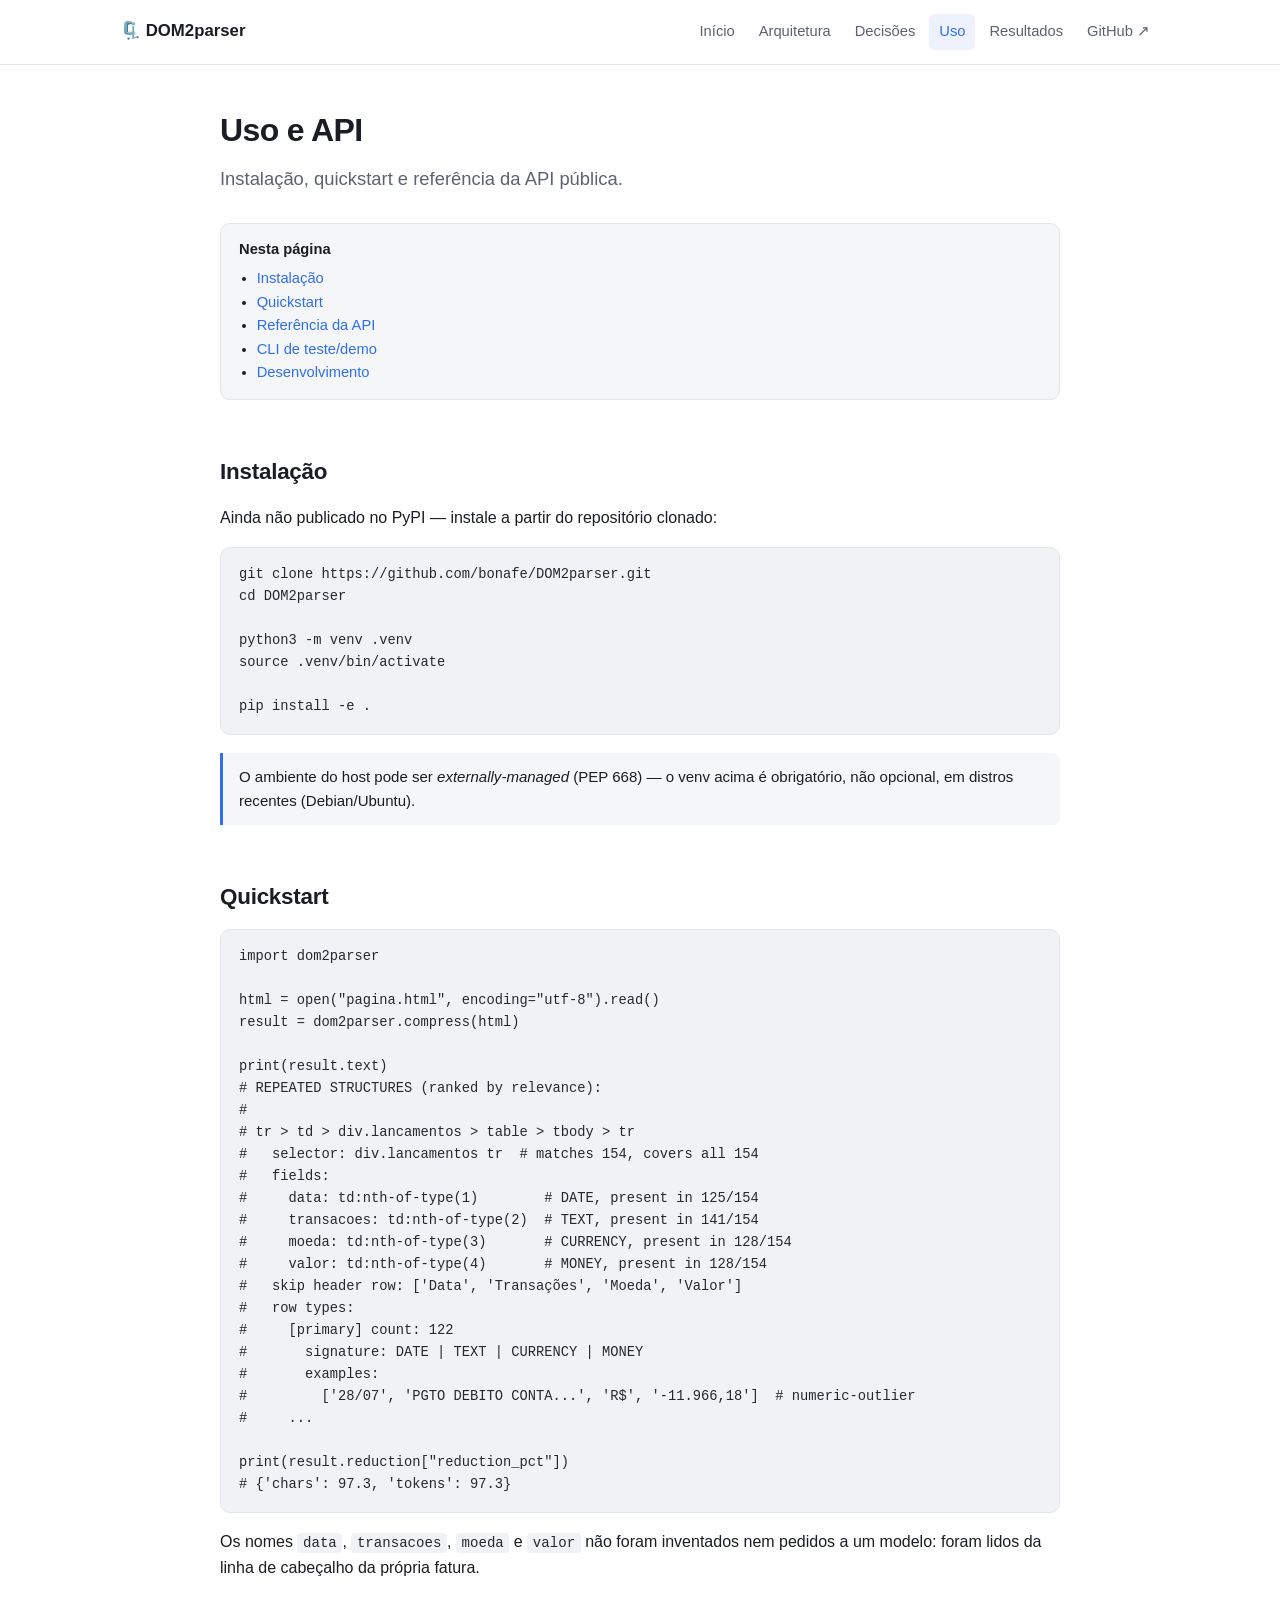
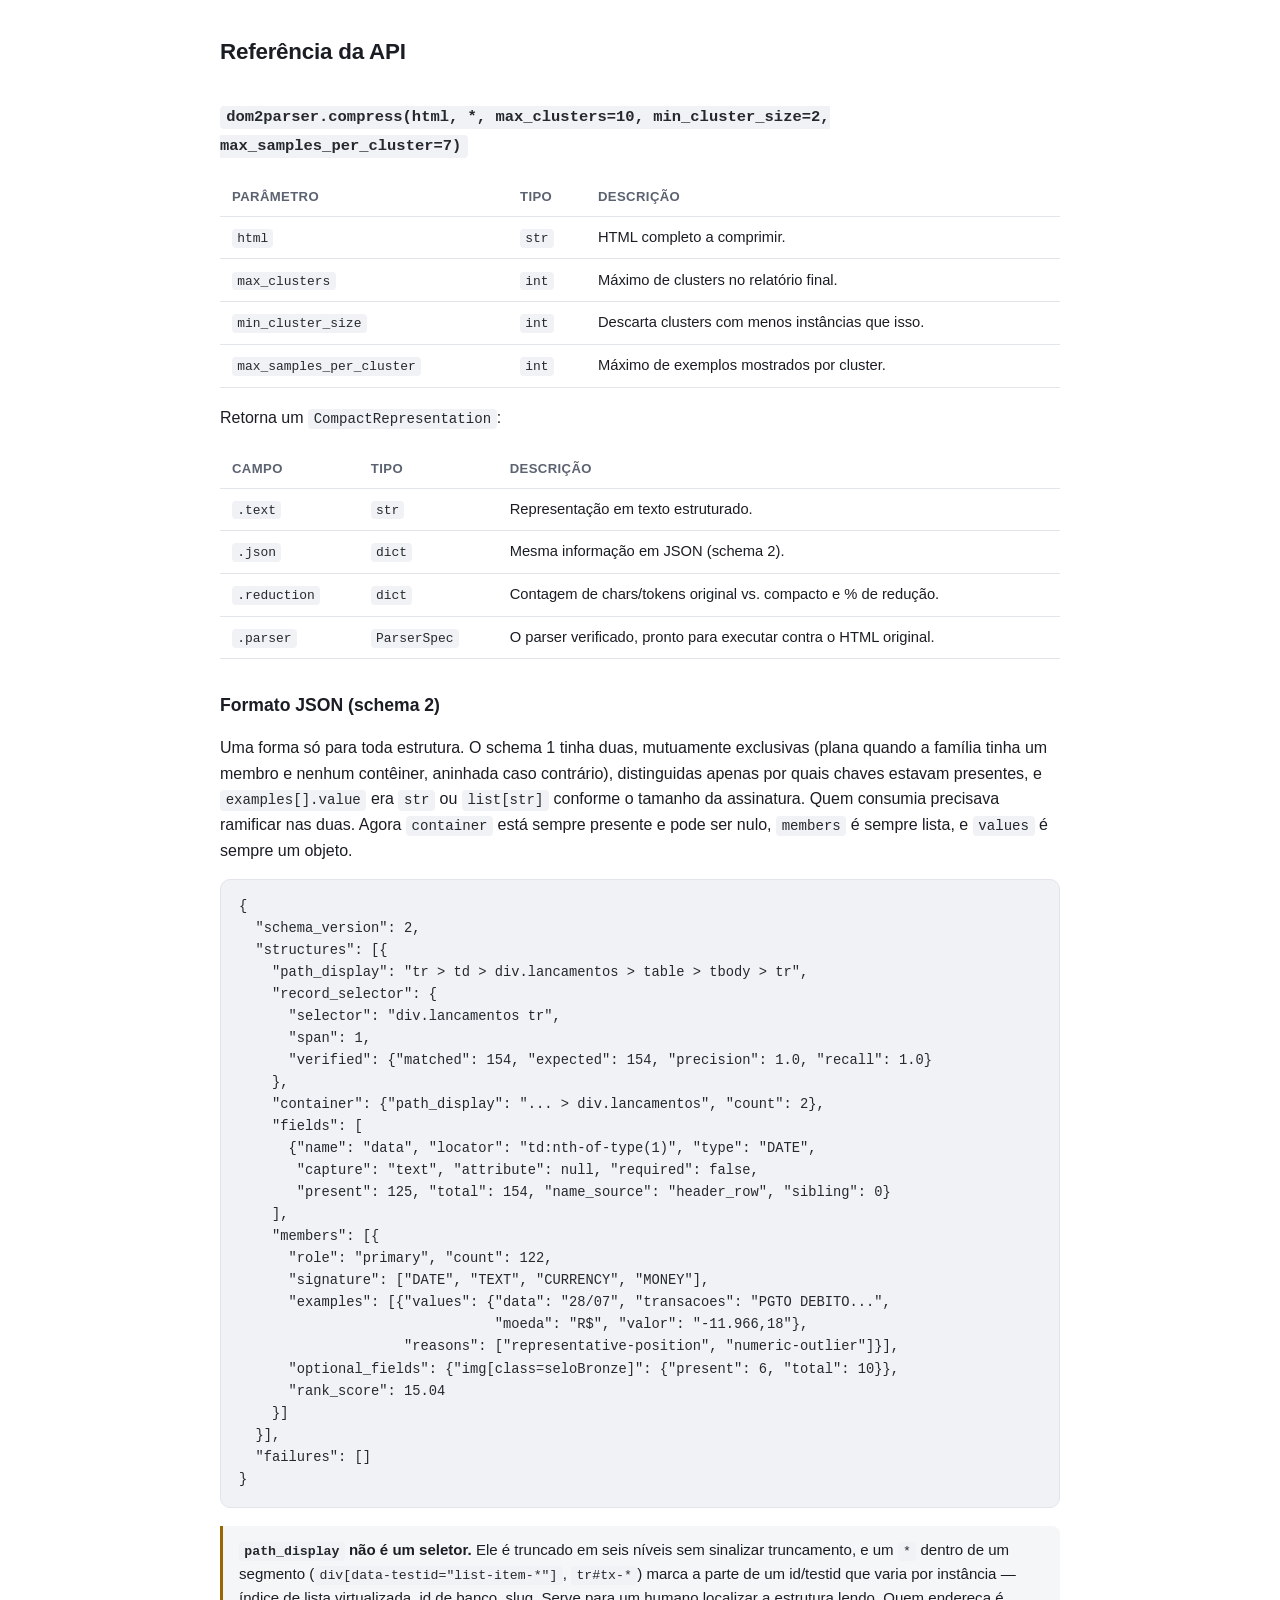
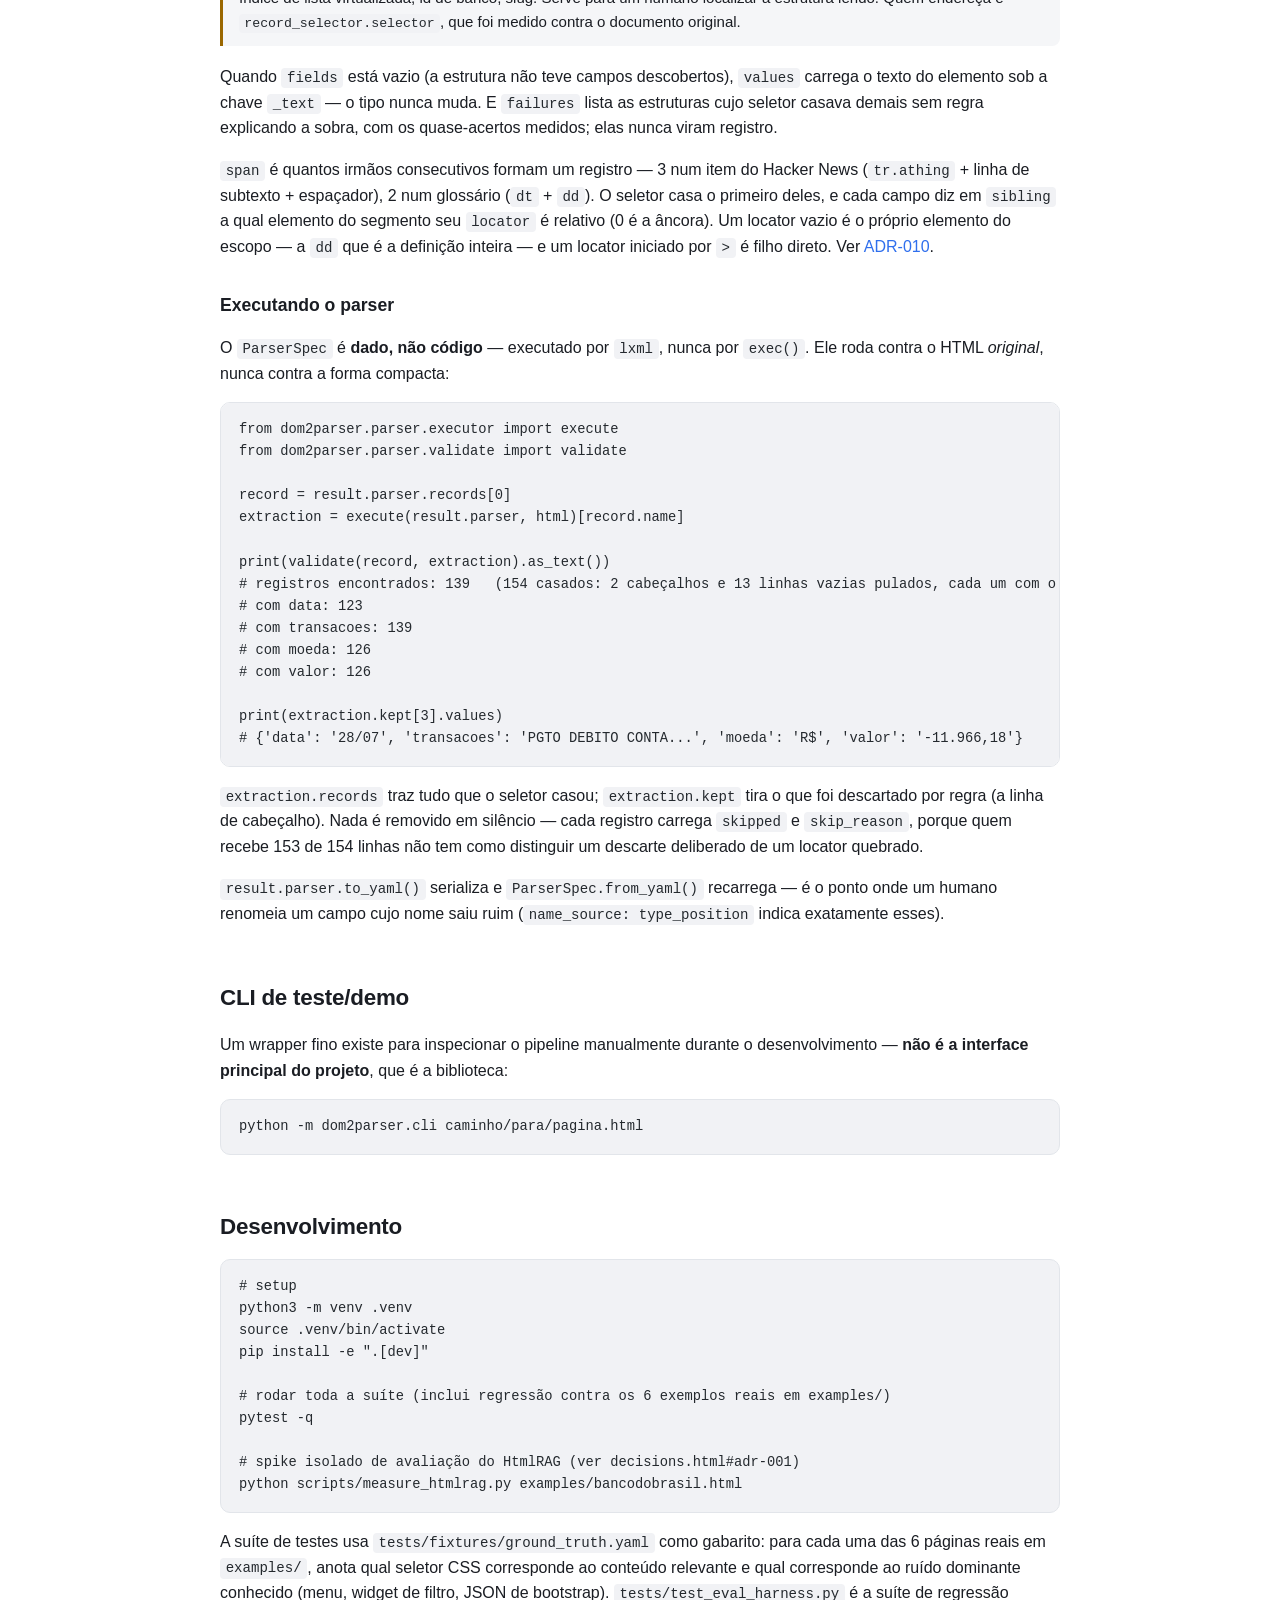
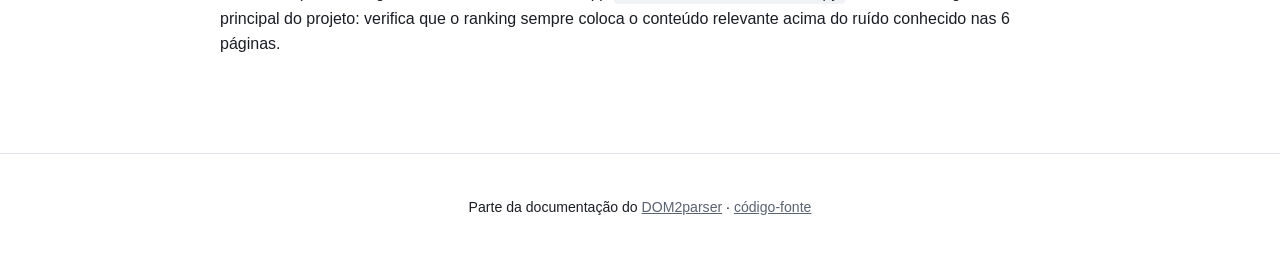
<file: usage.html>
<!DOCTYPE html>
<html lang="pt-BR">
<head>
<meta charset="UTF-8">
<meta name="viewport" content="width=device-width, initial-scale=1.0">
<title>Uso e API — DOM2parser</title>
<meta name="description" content="Como instalar, usar e testar o DOM2parser — referência da API compress().">
<link rel="icon" href="data:image/svg+xml,<svg xmlns=%22http://www.w3.org/2000/svg%22 viewBox=%220 0 100 100%22><text y=%22.9em%22 font-size=%2290%22>🗜️</text></svg>">
<link rel="stylesheet" href="assets/style.css">
</head>
<body>

<header class="site-header">
  <nav class="nav">
    <a class="nav-brand" href="index.html">🗜️ DOM2parser</a>
    <div class="nav-links">
      <a href="index.html">Início</a>
      <a href="architecture.html">Arquitetura</a>
      <a href="decisions.html">Decisões</a>
      <a href="usage.html" class="active">Uso</a>
      <a href="benchmarks.html">Resultados</a>
      <a href="https://github.com/bonafe/DOM2parser">GitHub ↗</a>
    </div>
  </nav>
</header>

<main>

<h1>Uso e API</h1>
<p class="lede">Instalação, quickstart e referência da API pública.</p>

<div class="toc">
  <strong>Nesta página</strong>
  <ul>
    <li><a href="#instalacao">Instalação</a></li>
    <li><a href="#quickstart">Quickstart</a></li>
    <li><a href="#api">Referência da API</a></li>
    <li><a href="#cli">CLI de teste/demo</a></li>
    <li><a href="#dev">Desenvolvimento</a></li>
  </ul>
</div>

<h2 id="instalacao">Instalação</h2>
<p>Ainda não publicado no PyPI — instale a partir do repositório clonado:</p>
<pre><code>git clone https://github.com/bonafe/DOM2parser.git
cd DOM2parser

python3 -m venv .venv
source .venv/bin/activate

pip install -e .</code></pre>
<div class="callout">
  O ambiente do host pode ser <em>externally-managed</em> (PEP 668) — o venv acima é
  obrigatório, não opcional, em distros recentes (Debian/Ubuntu).
</div>

<h2 id="quickstart">Quickstart</h2>
<pre><code>import dom2parser

html = open("pagina.html", encoding="utf-8").read()
result = dom2parser.compress(html)

print(result.text)
# REPEATED STRUCTURES (ranked by relevance):
#
# tr > td > div.lancamentos > table > tbody > tr
#   selector: div.lancamentos tr  # matches 154, covers all 154
#   fields:
#     data: td:nth-of-type(1)        # DATE, present in 125/154
#     transacoes: td:nth-of-type(2)  # TEXT, present in 141/154
#     moeda: td:nth-of-type(3)       # CURRENCY, present in 128/154
#     valor: td:nth-of-type(4)       # MONEY, present in 128/154
#   skip header row: ['Data', 'Transações', 'Moeda', 'Valor']
#   row types:
#     [primary] count: 122
#       signature: DATE | TEXT | CURRENCY | MONEY
#       examples:
#         ['28/07', 'PGTO DEBITO CONTA...', 'R$', '-11.966,18']  # numeric-outlier
#     ...

print(result.reduction["reduction_pct"])
# {'chars': 97.3, 'tokens': 97.3}</code></pre>
<p>
  Os nomes <code>data</code>, <code>transacoes</code>, <code>moeda</code> e
  <code>valor</code> não foram inventados nem pedidos a um modelo: foram lidos da
  linha de cabeçalho da própria fatura.
</p>

<h2 id="api">Referência da API</h2>

<h3><code>dom2parser.compress(html, *, max_clusters=10, min_cluster_size=2, max_samples_per_cluster=7)</code></h3>
<table>
  <thead><tr><th>Parâmetro</th><th>Tipo</th><th>Descrição</th></tr></thead>
  <tbody>
    <tr><td><code>html</code></td><td><code>str</code></td><td>HTML completo a comprimir.</td></tr>
    <tr><td><code>max_clusters</code></td><td><code>int</code></td><td>Máximo de clusters no relatório final.</td></tr>
    <tr><td><code>min_cluster_size</code></td><td><code>int</code></td><td>Descarta clusters com menos instâncias que isso.</td></tr>
    <tr><td><code>max_samples_per_cluster</code></td><td><code>int</code></td><td>Máximo de exemplos mostrados por cluster.</td></tr>
  </tbody>
</table>

<p>Retorna um <code>CompactRepresentation</code>:</p>
<table>
  <thead><tr><th>Campo</th><th>Tipo</th><th>Descrição</th></tr></thead>
  <tbody>
    <tr><td><code>.text</code></td><td><code>str</code></td><td>Representação em texto estruturado.</td></tr>
    <tr><td><code>.json</code></td><td><code>dict</code></td><td>Mesma informação em JSON (schema 2).</td></tr>
    <tr><td><code>.reduction</code></td><td><code>dict</code></td><td>Contagem de chars/tokens original vs. compacto e % de redução.</td></tr>
    <tr><td><code>.parser</code></td><td><code>ParserSpec</code></td><td>O parser verificado, pronto para executar contra o HTML original.</td></tr>
  </tbody>
</table>

<h3>Formato JSON (schema 2)</h3>
<p>
  Uma forma só para toda estrutura. O schema 1 tinha duas, mutuamente exclusivas
  (plana quando a família tinha um membro e nenhum contêiner, aninhada caso
  contrário), distinguidas apenas por quais chaves estavam presentes, e
  <code>examples[].value</code> era <code>str</code> ou <code>list[str]</code>
  conforme o tamanho da assinatura. Quem consumia precisava ramificar nas duas.
  Agora <code>container</code> está sempre presente e pode ser nulo,
  <code>members</code> é sempre lista, e <code>values</code> é sempre um objeto.
</p>
<pre><code>{
  "schema_version": 2,
  "structures": [{
    "path_display": "tr &gt; td &gt; div.lancamentos &gt; table &gt; tbody &gt; tr",
    "record_selector": {
      "selector": "div.lancamentos tr",
      "span": 1,
      "verified": {"matched": 154, "expected": 154, "precision": 1.0, "recall": 1.0}
    },
    "container": {"path_display": "... &gt; div.lancamentos", "count": 2},
    "fields": [
      {"name": "data", "locator": "td:nth-of-type(1)", "type": "DATE",
       "capture": "text", "attribute": null, "required": false,
       "present": 125, "total": 154, "name_source": "header_row", "sibling": 0}
    ],
    "members": [{
      "role": "primary", "count": 122,
      "signature": ["DATE", "TEXT", "CURRENCY", "MONEY"],
      "examples": [{"values": {"data": "28/07", "transacoes": "PGTO DEBITO...",
                               "moeda": "R$", "valor": "-11.966,18"},
                    "reasons": ["representative-position", "numeric-outlier"]}],
      "optional_fields": {"img[class=seloBronze]": {"present": 6, "total": 10}},
      "rank_score": 15.04
    }]
  }],
  "failures": []
}</code></pre>

<p class="callout warn">
  <strong><code>path_display</code> não é um seletor.</strong> Ele é truncado em seis
  níveis sem sinalizar truncamento, e um <code>*</code> dentro de um segmento
  (<code>div[data-testid="list-item-*"]</code>, <code>tr#tx-*</code>) marca a parte de
  um id/testid que varia por instância — índice de lista virtualizada, id de banco,
  slug. Serve para um humano localizar a estrutura lendo. Quem endereça é
  <code>record_selector.selector</code>, que foi medido contra o documento original.
</p>

<p>
  Quando <code>fields</code> está vazio (a estrutura não teve campos descobertos),
  <code>values</code> carrega o texto do elemento sob a chave <code>_text</code> — o
  tipo nunca muda. E <code>failures</code> lista as estruturas cujo seletor casava
  demais sem regra explicando a sobra, com os quase-acertos medidos; elas nunca viram
  registro.
</p>
<p>
  <code>span</code> é quantos irmãos consecutivos formam um registro — 3 num item do
  Hacker News (<code>tr.athing</code> + linha de subtexto + espaçador), 2 num glossário
  (<code>dt</code> + <code>dd</code>). O seletor casa o primeiro deles, e cada campo diz
  em <code>sibling</code> a qual elemento do segmento seu <code>locator</code> é
  relativo (0 é a âncora). Um locator vazio é o próprio elemento do escopo — a
  <code>dd</code> que é a definição inteira — e um locator iniciado por <code>&gt;</code>
  é filho direto. Ver <a href="decisions.html#adr-010">ADR-010</a>.
</p>

<h3>Executando o parser</h3>
<p>
  O <code>ParserSpec</code> é <strong>dado, não código</strong> — executado por
  <code>lxml</code>, nunca por <code>exec()</code>. Ele roda contra o HTML
  <em>original</em>, nunca contra a forma compacta:
</p>
<pre><code>from dom2parser.parser.executor import execute
from dom2parser.parser.validate import validate

record = result.parser.records[0]
extraction = execute(result.parser, html)[record.name]

print(validate(record, extraction).as_text())
# registros encontrados: 139   (154 casados: 2 cabeçalhos e 13 linhas vazias pulados, cada um com o motivo)
# com data: 123
# com transacoes: 139
# com moeda: 126
# com valor: 126

print(extraction.kept[3].values)
# {'data': '28/07', 'transacoes': 'PGTO DEBITO CONTA...', 'moeda': 'R$', 'valor': '-11.966,18'}</code></pre>
<p>
  <code>extraction.records</code> traz tudo que o seletor casou;
  <code>extraction.kept</code> tira o que foi descartado por regra (a linha de
  cabeçalho). Nada é removido em silêncio — cada registro carrega
  <code>skipped</code> e <code>skip_reason</code>, porque quem recebe 153 de 154 linhas
  não tem como distinguir um descarte deliberado de um locator quebrado.
</p>
<p>
  <code>result.parser.to_yaml()</code> serializa e <code>ParserSpec.from_yaml()</code>
  recarrega — é o ponto onde um humano renomeia um campo cujo nome saiu ruim
  (<code>name_source: type_position</code> indica exatamente esses).
</p>

<h2 id="cli">CLI de teste/demo</h2>
<p>
  Um wrapper fino existe para inspecionar o pipeline manualmente durante o
  desenvolvimento — <strong>não é a interface principal do projeto</strong>, que é a
  biblioteca:
</p>
<pre><code>python -m dom2parser.cli caminho/para/pagina.html</code></pre>

<h2 id="dev">Desenvolvimento</h2>
<pre><code># setup
python3 -m venv .venv
source .venv/bin/activate
pip install -e ".[dev]"

# rodar toda a suíte (inclui regressão contra os 6 exemplos reais em examples/)
pytest -q

# spike isolado de avaliação do HtmlRAG (ver decisions.html#adr-001)
python scripts/measure_htmlrag.py examples/bancodobrasil.html</code></pre>
<p>
  A suíte de testes usa <code>tests/fixtures/ground_truth.yaml</code> como gabarito:
  para cada uma das 6 páginas reais em <code>examples/</code>, anota qual seletor CSS
  corresponde ao conteúdo relevante e qual corresponde ao ruído dominante conhecido
  (menu, widget de filtro, JSON de bootstrap). <code>tests/test_eval_harness.py</code>
  é a suíte de regressão principal do projeto: verifica que o ranking sempre coloca o
  conteúdo relevante acima do ruído conhecido nas 6 páginas.
</p>

</main>

<footer>
  <p>Parte da documentação do <a href="index.html">DOM2parser</a> · <a href="https://github.com/bonafe/DOM2parser">código-fonte</a></p>
</footer>

</body>
</html>
</file>
<file: assets/style.css>
/* DOM2parser docs site -- shared styles */

:root {
  --bg: #ffffff;
  --bg-alt: #f5f6f8;
  --bg-card: #ffffff;
  --text: #1a1d23;
  --text-muted: #5b6270;
  --border: #e2e5ea;
  --accent: #2f6fed;
  --accent-contrast: #ffffff;
  --code-bg: #f1f2f5;
  --code-text: #24292e;
  --good: #1a7f37;
  --bad: #cf222e;
  --warn: #9a6700;
  --pill-bg: #eef2ff;
  --pill-text: #3651d4;
  --shadow: 0 1px 3px rgba(20, 23, 28, 0.08);
  --max-width: 880px;
}

@media (prefers-color-scheme: dark) {
  :root {
    --bg: #14161a;
    --bg-alt: #1b1e24;
    --bg-card: #1b1e24;
    --text: #e7e9ee;
    --text-muted: #9aa1ac;
    --border: #2b2f37;
    --accent: #6d97f7;
    --accent-contrast: #0b0d10;
    --code-bg: #0f1114;
    --code-text: #d7dbe2;
    --good: #4cb66b;
    --bad: #ef6a6a;
    --warn: #e0b34e;
    --pill-bg: #202748;
    --pill-text: #a9bcff;
    --shadow: 0 1px 3px rgba(0, 0, 0, 0.4);
  }
}

* { box-sizing: border-box; }

html { color-scheme: light dark; }

body {
  margin: 0;
  background: var(--bg);
  color: var(--text);
  font-family: -apple-system, BlinkMacSystemFont, "Segoe UI", Helvetica, Arial, sans-serif;
  line-height: 1.6;
  font-size: 16px;
}

code, pre, kbd {
  font-family: ui-monospace, SFMono-Regular, "SF Mono", Menlo, Consolas, monospace;
}

a { color: var(--accent); text-decoration: none; }
a:hover { text-decoration: underline; }

.site-header {
  border-bottom: 1px solid var(--border);
  background: var(--bg);
  position: sticky;
  top: 0;
  z-index: 10;
}

.nav {
  max-width: 1080px;
  margin: 0 auto;
  padding: 14px 20px;
  display: flex;
  align-items: center;
  gap: 8px;
  flex-wrap: wrap;
}

.nav-brand {
  font-weight: 700;
  font-size: 1.05rem;
  color: var(--text);
  margin-right: auto;
  display: flex;
  align-items: center;
  gap: 8px;
}
.nav-brand:hover { text-decoration: none; }

.nav-links {
  display: flex;
  gap: 4px;
  flex-wrap: wrap;
}

.nav-links a {
  color: var(--text-muted);
  padding: 6px 10px;
  border-radius: 6px;
  font-size: 0.92rem;
  font-weight: 500;
}
.nav-links a:hover { background: var(--bg-alt); text-decoration: none; color: var(--text); }
.nav-links a.active { color: var(--accent); background: var(--pill-bg); }

main {
  max-width: var(--max-width);
  margin: 0 auto;
  padding: 40px 20px 80px;
}

.wide main { max-width: 1080px; }

h1 { font-size: 2rem; margin: 0 0 8px; letter-spacing: -0.02em; }
h2 { font-size: 1.4rem; margin: 2.4em 0 0.6em; letter-spacing: -0.01em; }
h3 { font-size: 1.1rem; margin: 1.8em 0 0.5em; }
p { color: var(--text); }
.lede {
  font-size: 1.15rem;
  color: var(--text-muted);
  margin: 0 0 1.6em;
}

.hero {
  padding: 64px 20px 40px;
  text-align: center;
  border-bottom: 1px solid var(--border);
  background: linear-gradient(180deg, var(--bg-alt), var(--bg));
}
.hero .lede { max-width: 640px; margin: 0.8em auto 1.6em; }
.hero-badges { display: flex; justify-content: center; gap: 8px; flex-wrap: wrap; margin-bottom: 1.6em; }

.btn {
  display: inline-block;
  padding: 10px 18px;
  border-radius: 8px;
  font-weight: 600;
  font-size: 0.95rem;
}
.btn-primary { background: var(--accent); color: var(--accent-contrast) !important; }
.btn-primary:hover { opacity: 0.9; text-decoration: none; }
.btn-secondary {
  background: transparent;
  color: var(--text) !important;
  border: 1px solid var(--border);
}
.btn-secondary:hover { background: var(--bg-alt); text-decoration: none; }
.btn-row { display: flex; gap: 10px; justify-content: center; flex-wrap: wrap; }

.pill {
  display: inline-block;
  padding: 3px 10px;
  border-radius: 999px;
  font-size: 0.78rem;
  font-weight: 600;
  background: var(--pill-bg);
  color: var(--pill-text);
}

pre {
  background: var(--code-bg);
  color: var(--code-text);
  padding: 16px 18px;
  border-radius: 10px;
  overflow-x: auto;
  font-size: 0.86rem;
  border: 1px solid var(--border);
}
code {
  background: var(--code-bg);
  color: var(--code-text);
  padding: 0.15em 0.4em;
  border-radius: 4px;
  font-size: 0.88em;
}
pre code { background: none; padding: 0; border-radius: 0; font-size: 1em; }

table {
  width: 100%;
  border-collapse: collapse;
  margin: 1.2em 0;
  font-size: 0.92rem;
}
th, td {
  text-align: left;
  padding: 9px 12px;
  border-bottom: 1px solid var(--border);
}
th { color: var(--text-muted); font-weight: 600; font-size: 0.82rem; text-transform: uppercase; letter-spacing: 0.03em; }
td.num, th.num { text-align: right; font-variant-numeric: tabular-nums; }

.card {
  background: var(--bg-card);
  border: 1px solid var(--border);
  border-radius: 12px;
  padding: 20px 22px;
  margin: 1em 0;
  box-shadow: var(--shadow);
}

.grid { display: grid; gap: 16px; }
.grid-3 { grid-template-columns: repeat(3, 1fr); }
.grid-2 { grid-template-columns: repeat(2, 1fr); }
@media (max-width: 720px) {
  .grid-3, .grid-2 { grid-template-columns: 1fr; }
}

.pipeline {
  list-style: none;
  margin: 1.4em 0;
  padding: 0;
  counter-reset: stage;
}
.pipeline li {
  counter-increment: stage;
  position: relative;
  padding: 14px 16px 14px 54px;
  margin-bottom: 8px;
  background: var(--bg-alt);
  border: 1px solid var(--border);
  border-radius: 10px;
}
.pipeline li::before {
  content: counter(stage);
  position: absolute;
  left: 14px;
  top: 50%;
  transform: translateY(-50%);
  width: 26px;
  height: 26px;
  border-radius: 50%;
  background: var(--accent);
  color: var(--accent-contrast);
  font-size: 0.8rem;
  font-weight: 700;
  display: flex;
  align-items: center;
  justify-content: center;
}
.pipeline strong { display: block; margin-bottom: 2px; }
.pipeline span { color: var(--text-muted); font-size: 0.9rem; }

.tree {
  background: var(--code-bg);
  border: 1px solid var(--border);
  border-radius: 10px;
  padding: 16px 18px;
  font-size: 0.84rem;
  overflow-x: auto;
  white-space: pre;
  color: var(--code-text);
}

.badge-good { color: var(--good); font-weight: 600; }
.badge-bad { color: var(--bad); font-weight: 600; }
.badge-warn { color: var(--warn); font-weight: 600; }

.adr {
  border: 1px solid var(--border);
  border-radius: 12px;
  padding: 18px 22px;
  margin: 1.4em 0;
  background: var(--bg-card);
}
.adr h3 { margin-top: 0; display: flex; align-items: center; gap: 10px; }
.adr .status { font-size: 0.75rem; text-transform: uppercase; letter-spacing: 0.04em; padding: 2px 8px; border-radius: 6px; background: var(--pill-bg); color: var(--pill-text); font-weight: 700; }
.adr h4 { margin: 1.1em 0 0.3em; font-size: 0.82rem; text-transform: uppercase; letter-spacing: 0.04em; color: var(--text-muted); }

.callout {
  border-left: 3px solid var(--accent);
  background: var(--bg-alt);
  padding: 12px 16px;
  border-radius: 0 8px 8px 0;
  margin: 1.2em 0;
  font-size: 0.94rem;
}
.callout.warn { border-left-color: var(--warn); }

footer {
  border-top: 1px solid var(--border);
  padding: 28px 20px;
  text-align: center;
  color: var(--text-muted);
  font-size: 0.88rem;
}
footer a { color: var(--text-muted); text-decoration: underline; }

.toc {
  background: var(--bg-alt);
  border: 1px solid var(--border);
  border-radius: 10px;
  padding: 14px 18px;
  margin: 1.4em 0;
  font-size: 0.92rem;
}
.toc ul { margin: 6px 0 0; padding-left: 1.2em; }

hr { border: none; border-top: 1px solid var(--border); margin: 2.4em 0; }
</file>
